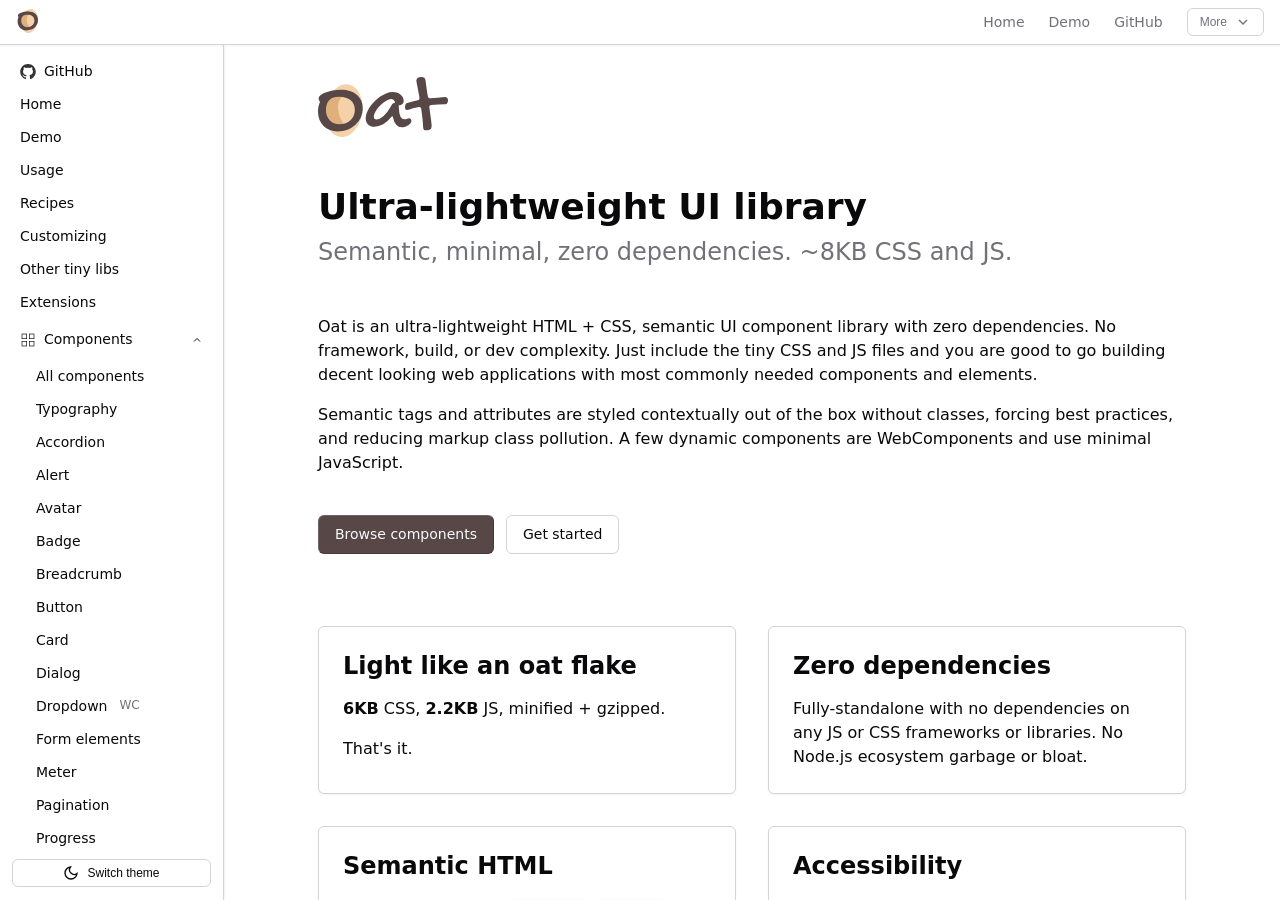
<file: index.html>
<!DOCTYPE html>
<html lang="en">

<head>
  <meta charset="UTF-8">
  <meta name="viewport" content="width=device-width, initial-scale=1.0">
  <title>Oat - Ultra-lightweight, semantic, zero-dependency HTML UI component library</title>

  <meta property="og:image" content="https://oat.ink/thumb.png">
  <link rel="stylesheet" href="/oat.min.css">
  <link rel="icon" href="/favicon.svg" type="image/svg+xml" />

  <script>
    // Prevent FOUC - apply theme before rendering.
    (function() {
      var t = localStorage.getItem('theme');
      if (t) {
        document.documentElement.style.colorScheme = t;
        document.documentElement.setAttribute('data-theme', t);
      }
    })();
  </script>
  <script src="/oat.min.js" defer></script>
  <script src="/main.js"></script>
  <link href="/style.css" rel="stylesheet" />
</head>

<body data-sidebar-layout class="home">
  <nav data-topnav>
    <div class="row">
      <div class="col-4 branding">
        <button data-sidebar-toggle aria-label="Toggle sidebar menu" class="small">
          <svg width="18" height="18" viewBox="0 0 24 24" fill="none" stroke="currentColor" stroke-width="2" stroke-linecap="round" role="img" aria-label="Menu icon">
            <line x1="4" y1="7" x2="20" y2="7" />
            <line x1="4" y1="12" x2="20" y2="12" />
            <line x1="4" y1="17" x2="16" y2="17" />
          </svg>
        </button>

        <a href="/" class="favicon"><img src="/favicon.svg" alt="Oat UI" /></a>
        <a href="/" class="logo"><img src="/logo.svg" alt="Oat UI" /></a>
      </div>

      <div class="col-8 justify-end hstack">
        <a href="/">Home</a>
        <a href="/demo">Demo</a>
        <a href="https://github.com/knadh/oat">GitHub</a>
        <ot-dropdown>
          <button popovertarget="nav-menu" class="outline small">
            More
            <svg width="16" height="16" viewBox="0 0 24 24" fill="none" stroke="currentColor" stroke-width="2" aria-hidden="true"><path d="m6 9 6 6 6-6" /></svg>
          </button>
          <menu popover id="nav-menu">
            <a href="/usage" role="menuitem">Usage</a>
            <a href="/customizing" role="menuitem">Customizing</a>
            <a href="/other-libs" role="menuitem">Other libs</a>
            <hr>
            <a href="/recipes" role="menuitem">Recipes</a>
            <a href="/extensions" role="menuitem">Extensions</a>
          </menu>
        </ot-dropdown>
      </div>
    </div>
  </nav>

  <aside data-sidebar class="main-sidebar">
    <nav>
      <ul>
        <li><a href="https://github.com/knadh/oat"><img src="/github.svg" alt="GitHub icon" /> GitHub</a></li>
        <li><a href="/">Home</a></li>
        <li><a href="/demo/">Demo</a></li>
        <li><a href="/usage/">Usage</a></li>
        <li><a href="/recipes/">Recipes</a></li>
        <li><a href="/customizing/">Customizing</a></li>
        <li><a href="/other-libs/">Other tiny libs</a></li>
        <li><a href="/extensions/">Extensions</a></li>
        <li>
          <details open>
            <summary>
              <svg width="16" height="16" viewBox="0 0 24 24" fill="none" stroke="currentColor" stroke-width="1" aria-hidden="true">
                <rect x="3" y="3" width="7" height="7" />
                <rect x="14" y="3" width="7" height="7" />
                <rect x="14" y="14" width="7" height="7" />
                <rect x="3" y="14" width="7" height="7" />
              </svg>
              Components
            </summary>
            <ul>
              <li><a href="/components">All components</a></li>
              
              
              <li><a href="/components/#typography">Typography
                </a></li>
              
              <li><a href="/components/#accordion">Accordion
                </a></li>
              
              <li><a href="/components/#alert">Alert
                </a></li>
              
              <li><a href="/components/#avatar">Avatar
                </a></li>
              
              <li><a href="/components/#badge">Badge
                </a></li>
              
              <li><a href="/components/#breadcrumb">Breadcrumb
                </a></li>
              
              <li><a href="/components/#button">Button
                </a></li>
              
              <li><a href="/components/#card">Card
                </a></li>
              
              <li><a href="/components/#dialog">Dialog
                </a></li>
              
              <li><a href="/components/#dropdown">Dropdown
                <sup title="WebComponent">WC</sup></a></li>
              
              <li><a href="/components/#form">Form elements
                </a></li>
              
              <li><a href="/components/#meter">Meter
                </a></li>
              
              <li><a href="/components/#pagination">Pagination
                </a></li>
              
              <li><a href="/components/#progress">Progress
                </a></li>
              
              <li><a href="/components/#spinner">Spinner
                </a></li>
              
              <li><a href="/components/#skeleton">Skeleton
                </a></li>
              
              <li><a href="/components/#sidebar">Sidebar
                </a></li>
              
              <li><a href="/components/#switch">Switch
                </a></li>
              
              <li><a href="/components/#table">Table
                </a></li>
              
              <li><a href="/components/#tabs">Tabs
                <sup title="WebComponent">WC</sup></a></li>
              
              <li><a href="/components/#tooltip">Tooltip
                </a></li>
              
              <li><a href="/components/#toast">Toast
                </a></li>
              
              <li><a href="/components/#grid">Grid
                </a></li>
              
              <li><a href="/components/#utilities">Utils and helpers
                </a></li>
              
            </ul>
          </details>
        </li>
      </ul>
    </nav>
    <footer>
      <button class="outline small" onclick="toggleTheme()">
        <svg width="16" height="16" viewBox="0 0 24 24" fill="none" stroke="currentColor" stroke-width="2" class="icon-light" role="img" aria-label="Light mode">
          <circle cx="12" cy="12" r="5"/>
          <line x1="12" y1="1" x2="12" y2="3"/><line x1="12" y1="21" x2="12" y2="23"/>
          <line x1="4.22" y1="4.22" x2="5.64" y2="5.64"/><line x1="18.36" y1="18.36" x2="19.78" y2="19.78"/>
          <line x1="1" y1="12" x2="3" y2="12"/><line x1="21" y1="12" x2="23" y2="12"/>
          <line x1="4.22" y1="19.78" x2="5.64" y2="18.36"/><line x1="18.36" y1="5.64" x2="19.78" y2="4.22"/>
        </svg>

        <svg width="16" height="16" viewBox="0 0 24 24" fill="none" stroke="currentColor" stroke-width="2" class="icon-dark" role="img" aria-label="Dark mode">
          <path d="M21 12.79A9 9 0 1 1 11.21 3 7 7 0 0 0 21 12.79z"/>
        </svg>

        Switch theme
      </button>
    </footer>
  </aside>

  <main>
    <div class="container">
      
<section class="intro">
  <p class="logo">
    <a href="/"><img src="/logo.svg" alt="Oat UI"></a>
  </p>

  <h1 class="title">Ultra-lightweight UI library</h1>
  <h3 class="slogan text-light">Semantic, minimal, zero dependencies. ~8KB CSS and JS.</h3>

  <p>
    Oat is an ultra-lightweight HTML + CSS, semantic UI component library with zero dependencies.
    No framework, build, or dev complexity. Just include the tiny CSS and JS files and you are good to go building
    decent looking web applications with most commonly needed components and elements.
  </p>
  <p>
    Semantic tags and attributes are styled contextually out of the box without classes, forcing best practices, and reducing
    markup class pollution. A few dynamic components are WebComponents and use minimal JavaScript.
  </p>
  <br />
  <div class="hstack">
    <a href="/components/" class="button">Browse components</a>
    <a href="/usage/" class="button outline">Get started</a>
  </div>
</section>

<section class="features">
  <article class="card">
    <header>
      <h3>Light like an oat flake</h3>
    </header>
    <p><strong>6KB</strong> CSS, <strong>2.2KB</strong> JS, minified + gzipped.</p>
    <p>That's it.</p>
  </article>

  <article class="card">
    <header>
      <h3>Zero dependencies</h3>
    </header>
    <p>Fully-standalone with no dependencies on any JS or CSS frameworks or libraries.
      No Node.js ecosystem garbage or bloat.
    </p>
  </article>

  <article class="card">
    <header>
      <h3>Semantic HTML</h3>
    </header>
    <p>Native elements like <code>&lt;button&gt;</code>, <code>&lt;input&gt;</code>, <code>&lt;dialog&gt;</code> and
      semantic attributes like <code>role="button"</code> are styled directly. No classes.</p>
  </article>

  <article class="card">
    <header>
      <h3>Accessibility</h3>
    </header>
    <p>Semantic HTML and ARIA roles are used (and forced in many places) throughout.
      Proper keyboard navigation support for all components and elements.</p>
  </article>

  <article class="card">
    <header>
      <h3>Easy customization</h3>
    </header>
    <p>Easily customize the overall theme by overriding a handful of CSS variables. Automatically picks up dark theme based on system preferences.</p>
  </article>
</section>

<br />

<section>
  <h2>Why?</h2>
  <p>
    This was made after the unending frustration with the over-engineered bloat, complexity, and dependency-hell of pretty much every Javascript UI library and framework out there. Done with the continuous PTSD of rug-pulls and lockins of the Node.js ecosystem trash.
    <sup><a href="https://nadh.in/blog/javascript-ecosystem-software-development-are-a-hot-mess/">[1]</a></sup>
    I've published this, in case other Node.js ecosystem trauma victims find it useful.
  </p>
  <p>
    My goal is a simple, minimal, vanilla, standards-based UI library that I can use in my own projects for the long term without having to worry about Javascript ecosystem trash. Long term because it's just simple vanilla CSS and JS.
    The look and feel are influenced by the shadcn aesthetic.
  </p>
</section>



      <footer class="footer text-light">&copy; <a href="https://nadh.in"><small class="text-light">Kailash Nadh</small></a></footer>
    </div>
  </main>
</body>
</html>
</file>
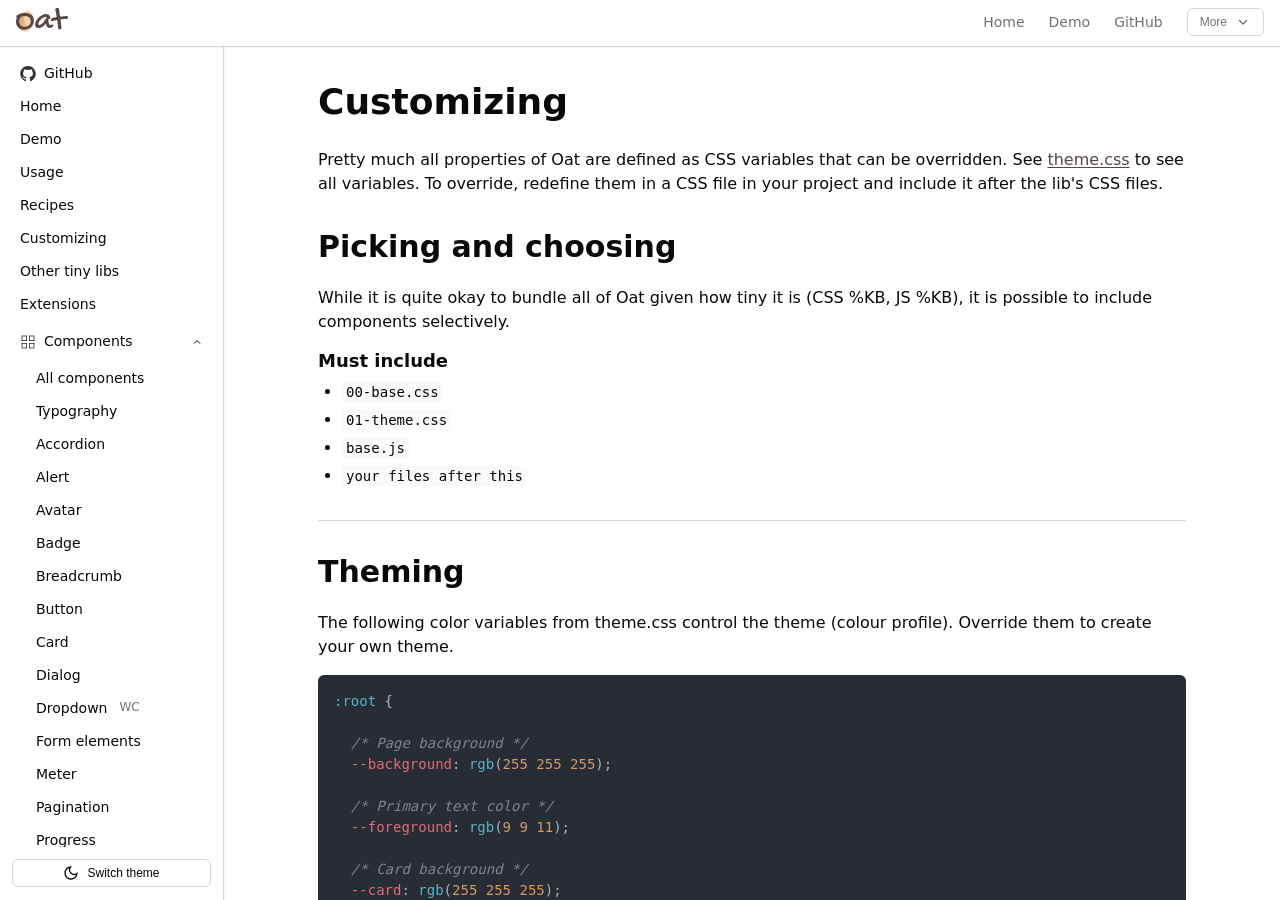
<file: customizing/index.html>
<!DOCTYPE html>
<html lang="en">

<head>
  <meta charset="UTF-8">
  <meta name="viewport" content="width=device-width, initial-scale=1.0">
  <title>Customizing - Oat UI</title>

  <meta property="og:image" content="https://oat.ink/thumb.png">
  <link rel="stylesheet" href="/oat.min.css">
  <link rel="icon" href="/favicon.svg" type="image/svg+xml" />

  <script>
    // Prevent FOUC - apply theme before rendering.
    (function() {
      var t = localStorage.getItem('theme');
      if (t) {
        document.documentElement.style.colorScheme = t;
        document.documentElement.setAttribute('data-theme', t);
      }
    })();
  </script>
  <script src="/oat.min.js" defer></script>
  <script src="/main.js"></script>
  <link href="/style.css" rel="stylesheet" />
</head>

<body data-sidebar-layout class="customizing">
  <nav data-topnav>
    <div class="row">
      <div class="col-4 branding">
        <button data-sidebar-toggle aria-label="Toggle sidebar menu" class="small">
          <svg width="18" height="18" viewBox="0 0 24 24" fill="none" stroke="currentColor" stroke-width="2" stroke-linecap="round" role="img" aria-label="Menu icon">
            <line x1="4" y1="7" x2="20" y2="7" />
            <line x1="4" y1="12" x2="20" y2="12" />
            <line x1="4" y1="17" x2="16" y2="17" />
          </svg>
        </button>

        <a href="/" class="favicon"><img src="/favicon.svg" alt="Oat UI" /></a>
        <a href="/" class="logo"><img src="/logo.svg" alt="Oat UI" /></a>
      </div>

      <div class="col-8 justify-end hstack">
        <a href="/">Home</a>
        <a href="/demo">Demo</a>
        <a href="https://github.com/knadh/oat">GitHub</a>
        <ot-dropdown>
          <button popovertarget="nav-menu" class="outline small">
            More
            <svg width="16" height="16" viewBox="0 0 24 24" fill="none" stroke="currentColor" stroke-width="2" aria-hidden="true"><path d="m6 9 6 6 6-6" /></svg>
          </button>
          <menu popover id="nav-menu">
            <a href="/usage" role="menuitem">Usage</a>
            <a href="/customizing" role="menuitem">Customizing</a>
            <a href="/other-libs" role="menuitem">Other libs</a>
            <hr>
            <a href="/recipes" role="menuitem">Recipes</a>
            <a href="/extensions" role="menuitem">Extensions</a>
          </menu>
        </ot-dropdown>
      </div>
    </div>
  </nav>

  <aside data-sidebar class="main-sidebar">
    <nav>
      <ul>
        <li><a href="https://github.com/knadh/oat"><img src="/github.svg" alt="GitHub icon" /> GitHub</a></li>
        <li><a href="/">Home</a></li>
        <li><a href="/demo/">Demo</a></li>
        <li><a href="/usage/">Usage</a></li>
        <li><a href="/recipes/">Recipes</a></li>
        <li><a href="/customizing/">Customizing</a></li>
        <li><a href="/other-libs/">Other tiny libs</a></li>
        <li><a href="/extensions/">Extensions</a></li>
        <li>
          <details open>
            <summary>
              <svg width="16" height="16" viewBox="0 0 24 24" fill="none" stroke="currentColor" stroke-width="1" aria-hidden="true">
                <rect x="3" y="3" width="7" height="7" />
                <rect x="14" y="3" width="7" height="7" />
                <rect x="14" y="14" width="7" height="7" />
                <rect x="3" y="14" width="7" height="7" />
              </svg>
              Components
            </summary>
            <ul>
              <li><a href="/components">All components</a></li>
              
              
              <li><a href="/components/#typography">Typography
                </a></li>
              
              <li><a href="/components/#accordion">Accordion
                </a></li>
              
              <li><a href="/components/#alert">Alert
                </a></li>
              
              <li><a href="/components/#avatar">Avatar
                </a></li>
              
              <li><a href="/components/#badge">Badge
                </a></li>
              
              <li><a href="/components/#breadcrumb">Breadcrumb
                </a></li>
              
              <li><a href="/components/#button">Button
                </a></li>
              
              <li><a href="/components/#card">Card
                </a></li>
              
              <li><a href="/components/#dialog">Dialog
                </a></li>
              
              <li><a href="/components/#dropdown">Dropdown
                <sup title="WebComponent">WC</sup></a></li>
              
              <li><a href="/components/#form">Form elements
                </a></li>
              
              <li><a href="/components/#meter">Meter
                </a></li>
              
              <li><a href="/components/#pagination">Pagination
                </a></li>
              
              <li><a href="/components/#progress">Progress
                </a></li>
              
              <li><a href="/components/#spinner">Spinner
                </a></li>
              
              <li><a href="/components/#skeleton">Skeleton
                </a></li>
              
              <li><a href="/components/#sidebar">Sidebar
                </a></li>
              
              <li><a href="/components/#switch">Switch
                </a></li>
              
              <li><a href="/components/#table">Table
                </a></li>
              
              <li><a href="/components/#tabs">Tabs
                <sup title="WebComponent">WC</sup></a></li>
              
              <li><a href="/components/#tooltip">Tooltip
                </a></li>
              
              <li><a href="/components/#toast">Toast
                </a></li>
              
              <li><a href="/components/#grid">Grid
                </a></li>
              
              <li><a href="/components/#utilities">Utils and helpers
                </a></li>
              
            </ul>
          </details>
        </li>
      </ul>
    </nav>
    <footer>
      <button class="outline small" onclick="toggleTheme()">
        <svg width="16" height="16" viewBox="0 0 24 24" fill="none" stroke="currentColor" stroke-width="2" class="icon-light" role="img" aria-label="Light mode">
          <circle cx="12" cy="12" r="5"/>
          <line x1="12" y1="1" x2="12" y2="3"/><line x1="12" y1="21" x2="12" y2="23"/>
          <line x1="4.22" y1="4.22" x2="5.64" y2="5.64"/><line x1="18.36" y1="18.36" x2="19.78" y2="19.78"/>
          <line x1="1" y1="12" x2="3" y2="12"/><line x1="21" y1="12" x2="23" y2="12"/>
          <line x1="4.22" y1="19.78" x2="5.64" y2="18.36"/><line x1="18.36" y1="5.64" x2="19.78" y2="4.22"/>
        </svg>

        <svg width="16" height="16" viewBox="0 0 24 24" fill="none" stroke="currentColor" stroke-width="2" class="icon-dark" role="img" aria-label="Dark mode">
          <path d="M21 12.79A9 9 0 1 1 11.21 3 7 7 0 0 0 21 12.79z"/>
        </svg>

        Switch theme
      </button>
    </footer>
  </aside>

  <main>
    <div class="container">
      
<h1>Customizing</h1>
<p>Pretty much all properties of Oat are defined as CSS variables that can be overridden. See <a rel="external" href="https://github.com/knadh/oat/blob/master/src/css/01-theme.css">theme.css</a> to see all variables. To override, redefine them in a CSS file in your project and include it after the lib's CSS files.</p>
<h2 id="picking-and-choosing">Picking and choosing</h2>
<p>While it is quite okay to bundle all of Oat given how tiny it is (CSS %KB, JS %KB), it is possible to include components selectively.</p>
<h5 id="must-include">Must include</h5>
<ul>
<li><code>00-base.css</code></li>
<li><code>01-theme.css</code></li>
<li><code>base.js</code></li>
<li><code>your files after this</code></li>
</ul>
<hr />
<h2 id="theming">Theming</h2>
<p>The following color variables from theme.css control the theme (colour profile). Override them to create your own theme.</p>
<pre class="giallo" style="color: #ABB2BF; background-color: #282C34;"><code data-lang="css"><span class="giallo-l"><span style="color: #56B6C2;">:root</span><span> {</span></span>
<span class="giallo-l"></span>
<span class="giallo-l"><span style="color: #7F848E;font-style: italic;">  /* Page background */</span></span>
<span class="giallo-l"><span style="color: #E06C75;">  --background</span><span>:</span><span style="color: #56B6C2;"> rgb</span><span>(</span><span style="color: #D19A66;">255 255 255</span><span>);</span></span>
<span class="giallo-l"></span>
<span class="giallo-l"><span style="color: #7F848E;font-style: italic;">  /* Primary text color */</span></span>
<span class="giallo-l"><span style="color: #E06C75;">  --foreground</span><span>:</span><span style="color: #56B6C2;"> rgb</span><span>(</span><span style="color: #D19A66;">9 9 11</span><span>);</span></span>
<span class="giallo-l"></span>
<span class="giallo-l"><span style="color: #7F848E;font-style: italic;">  /* Card background */</span></span>
<span class="giallo-l"><span style="color: #E06C75;">  --card</span><span>:</span><span style="color: #56B6C2;"> rgb</span><span>(</span><span style="color: #D19A66;">255 255 255</span><span>);</span></span>
<span class="giallo-l"></span>
<span class="giallo-l"><span style="color: #7F848E;font-style: italic;">  /* Card text color */</span></span>
<span class="giallo-l"><span style="color: #E06C75;">  --card-foreground</span><span>:</span><span style="color: #56B6C2;"> rgb</span><span>(</span><span style="color: #D19A66;">9 9 11</span><span>);</span></span>
<span class="giallo-l"></span>
<span class="giallo-l"><span style="color: #7F848E;font-style: italic;">  /* Primary buttons and links */</span></span>
<span class="giallo-l"><span style="color: #E06C75;">  --primary</span><span>:</span><span style="color: #56B6C2;"> rgb</span><span>(</span><span style="color: #D19A66;">24 24 27</span><span>);</span></span>
<span class="giallo-l"></span>
<span class="giallo-l"><span style="color: #7F848E;font-style: italic;">  /* Text color on primary buttons */</span></span>
<span class="giallo-l"><span style="color: #E06C75;">  --primary-foreground</span><span>:</span><span style="color: #56B6C2;"> rgb</span><span>(</span><span style="color: #D19A66;">250 250 250</span><span>);</span></span>
<span class="giallo-l"></span>
<span class="giallo-l"><span style="color: #7F848E;font-style: italic;">  /* Secondary button background */</span></span>
<span class="giallo-l"><span style="color: #E06C75;">  --secondary</span><span>:</span><span style="color: #56B6C2;"> rgb</span><span>(</span><span style="color: #D19A66;">244 244 245</span><span>);</span></span>
<span class="giallo-l"></span>
<span class="giallo-l"><span style="color: #7F848E;font-style: italic;">  /* Text colour on secondary buttons */</span></span>
<span class="giallo-l"><span style="color: #E06C75;">  --secondary-foreground</span><span>:</span><span style="color: #56B6C2;"> rgb</span><span>(</span><span style="color: #D19A66;">24 24 27</span><span>);</span></span>
<span class="giallo-l"></span>
<span class="giallo-l"><span style="color: #7F848E;font-style: italic;">  /* Muted (lighter) background */</span></span>
<span class="giallo-l"><span style="color: #E06C75;">  --muted</span><span>:</span><span style="color: #56B6C2;"> rgb</span><span>(</span><span style="color: #D19A66;">244 244 245</span><span>);</span></span>
<span class="giallo-l"></span>
<span class="giallo-l"><span style="color: #7F848E;font-style: italic;">  /* Muted (lighter) text colour */</span></span>
<span class="giallo-l"><span style="color: #E06C75;">  --muted-foreground</span><span>:</span><span style="color: #56B6C2;"> rgb</span><span>(</span><span style="color: #D19A66;">113 113 122</span><span>);</span></span>
<span class="giallo-l"></span>
<span class="giallo-l"><span style="color: #7F848E;font-style: italic;">  /* Subtler than muted background */</span></span>
<span class="giallo-l"><span style="color: #E06C75;">  --faint</span><span>:</span><span style="color: #56B6C2;"> rgb</span><span>(</span><span style="color: #D19A66;">250 250 250</span><span>);</span></span>
<span class="giallo-l"></span>
<span class="giallo-l"><span style="color: #7F848E;font-style: italic;">  /* Subtler than muted text color */</span></span>
<span class="giallo-l"><span style="color: #E06C75;">  --faint-foreground</span><span>:</span><span style="color: #56B6C2;"> rgb</span><span>(</span><span style="color: #D19A66;">161 161 170</span><span>);</span></span>
<span class="giallo-l"></span>
<span class="giallo-l"><span style="color: #7F848E;font-style: italic;">  /* Accent background */</span></span>
<span class="giallo-l"><span style="color: #E06C75;">  --accent</span><span>:</span><span style="color: #56B6C2;"> rgb</span><span>(</span><span style="color: #D19A66;">244 244 245</span><span>);</span></span>
<span class="giallo-l"></span>
<span class="giallo-l"><span style="color: #7F848E;font-style: italic;">  /* Accent text color */</span></span>
<span class="giallo-l"><span style="color: #E06C75;">  --accent-foreground</span><span>:</span><span style="color: #56B6C2;"> rgb</span><span>(</span><span style="color: #D19A66;">24 24 27</span><span>);</span></span>
<span class="giallo-l"></span>
<span class="giallo-l"><span style="color: #7F848E;font-style: italic;">  /* Error/danger color */</span></span>
<span class="giallo-l"><span style="color: #E06C75;">  --danger</span><span>:</span><span style="color: #56B6C2;"> rgb</span><span>(</span><span style="color: #D19A66;">223 81 76</span><span>);</span></span>
<span class="giallo-l"></span>
<span class="giallo-l"><span style="color: #7F848E;font-style: italic;">  /* Text color on danger background */</span></span>
<span class="giallo-l"><span style="color: #E06C75;">  --danger-foreground</span><span>:</span><span style="color: #56B6C2;"> rgb</span><span>(</span><span style="color: #D19A66;">250 250 250</span><span>);</span></span>
<span class="giallo-l"></span>
<span class="giallo-l"><span style="color: #7F848E;font-style: italic;">  /* Success color */</span></span>
<span class="giallo-l"><span style="color: #E06C75;">  --success</span><span>:</span><span style="color: #56B6C2;"> rgb</span><span>(</span><span style="color: #D19A66;">76 175 80</span><span>);</span></span>
<span class="giallo-l"></span>
<span class="giallo-l"><span style="color: #7F848E;font-style: italic;">  /* Text colour on success background */</span></span>
<span class="giallo-l"><span style="color: #E06C75;">  --success-foreground</span><span>:</span><span style="color: #56B6C2;"> rgb</span><span>(</span><span style="color: #D19A66;">250 250 250</span><span>);</span></span>
<span class="giallo-l"></span>
<span class="giallo-l"><span style="color: #7F848E;font-style: italic;">  /* Warning color */</span></span>
<span class="giallo-l"><span style="color: #E06C75;">  --warning</span><span>:</span><span style="color: #56B6C2;"> rgb</span><span>(</span><span style="color: #D19A66;">255 140 0</span><span>);</span></span>
<span class="giallo-l"></span>
<span class="giallo-l"><span style="color: #7F848E;font-style: italic;">  /* Text colour on warning background */</span></span>
<span class="giallo-l"><span style="color: #E06C75;">  --warning-foreground</span><span>:</span><span style="color: #56B6C2;"> rgb</span><span>(</span><span style="color: #D19A66;">9 9 11</span><span>);</span></span>
<span class="giallo-l"></span>
<span class="giallo-l"><span style="color: #7F848E;font-style: italic;">  /* Border color (boxes) */</span></span>
<span class="giallo-l"><span style="color: #E06C75;">  --border</span><span>:</span><span style="color: #56B6C2;"> rgb</span><span>(</span><span style="color: #D19A66;">212 212 216</span><span>);</span></span>
<span class="giallo-l"></span>
<span class="giallo-l"><span style="color: #7F848E;font-style: italic;">  /* Input borders */</span></span>
<span class="giallo-l"><span style="color: #E06C75;">  --input</span><span>:</span><span style="color: #56B6C2;"> rgb</span><span>(</span><span style="color: #D19A66;">212 212 216</span><span>);</span></span>
<span class="giallo-l"></span>
<span class="giallo-l"><span style="color: #7F848E;font-style: italic;">  /* Focus ring color */</span></span>
<span class="giallo-l"><span style="color: #E06C75;">  --ring</span><span>:</span><span style="color: #56B6C2;"> rgb</span><span>(</span><span style="color: #D19A66;">24 24 27</span><span>);</span></span>
<span class="giallo-l"><span>}</span></span></code></pre>
<p>After these, include CSS and JS files the respective components.</p>
<h2 id="example-themes">Example themes</h2>
<h3 id="default-oat-brown">Default Oat brown</h3>
<pre class="giallo" style="color: #ABB2BF; background-color: #282C34;"><code data-lang="css"><span class="giallo-l"><span style="color: #C678DD;">--background: </span><span style="color: #FFFFFF;">#fff;</span></span>
<span class="giallo-l"><span style="color: #C678DD;">--foreground: </span><span style="color: #FFFFFF;">#09090b</span><span style="color: #C678DD;">;</span></span>
<span class="giallo-l"><span style="color: #C678DD;">--card: </span><span style="color: #FFFFFF;">#fff;</span></span>
<span class="giallo-l"><span style="color: #C678DD;">--card-foreground: </span><span style="color: #FFFFFF;">#09090b</span><span style="color: #C678DD;">;</span></span>
<span class="giallo-l"><span style="color: #C678DD;">--primary: </span><span style="color: #FFFFFF;">#574747</span><span style="color: #C678DD;">;</span></span>
<span class="giallo-l"><span style="color: #C678DD;">--primary-foreground: </span><span style="color: #FFFFFF;">#fafafa;</span></span>
<span class="giallo-l"><span style="color: #C678DD;">--secondary: </span><span style="color: #FFFFFF;">#f4f4f5;</span></span>
<span class="giallo-l"><span style="color: #C678DD;">--secondary-foreground: </span><span style="color: #FFFFFF;">#574747</span><span style="color: #C678DD;">;</span></span>
<span class="giallo-l"><span style="color: #C678DD;">--muted: </span><span style="color: #FFFFFF;">#f4f4f5;</span></span>
<span class="giallo-l"><span style="color: #C678DD;">--muted-foreground: </span><span style="color: #FFFFFF;">#71717a</span><span style="color: #C678DD;">;</span></span>
<span class="giallo-l"><span style="color: #C678DD;">--faint: </span><span style="color: #FFFFFF;">#fafafa;</span></span>
<span class="giallo-l"><span style="color: #C678DD;">--accent: </span><span style="color: #FFFFFF;">#f4f4f5;</span></span>
<span class="giallo-l"><span style="color: #C678DD;">--danger: </span><span style="color: #FFFFFF;">#df514c;</span></span>
<span class="giallo-l"><span style="color: #C678DD;">--danger-foreground: </span><span style="color: #FFFFFF;">#fafafa;</span></span>
<span class="giallo-l"><span style="color: #C678DD;">--success: </span><span style="color: #FFFFFF;">#4caf50</span><span style="color: #C678DD;">;</span></span>
<span class="giallo-l"><span style="color: #C678DD;">--success-foreground: </span><span style="color: #FFFFFF;">#fafafa;</span></span>
<span class="giallo-l"><span style="color: #C678DD;">--warning: </span><span style="color: #FFFFFF;">#ff8c00;</span></span>
<span class="giallo-l"><span style="color: #C678DD;">--warning-foreground: </span><span style="color: #FFFFFF;">#09090b</span><span style="color: #C678DD;">;</span></span>
<span class="giallo-l"><span style="color: #C678DD;">--border: </span><span style="color: #FFFFFF;">#d4d4d8;</span></span>
<span class="giallo-l"><span style="color: #C678DD;">--input: </span><span style="color: #FFFFFF;">#d4d4d8;</span></span>
<span class="giallo-l"><span style="color: #C678DD;">--ring: </span><span style="color: #FFFFFF;">#574747</span><span style="color: #C678DD;">;</span></span></code></pre>
<hr />
<h2 id="dark-mode">Dark mode</h2>
<p>Adding <code>data-theme="dark"</code> to <code>&lt;body&gt;</code> applies the dark theme. Customize the dark theme by redefining the aforementioned theme variables and scoping them inside <code>[data-theme="dark"] { ... }</code></p>



      <footer class="footer text-light">&copy; <a href="https://nadh.in"><small class="text-light">Kailash Nadh</small></a></footer>
    </div>
  </main>
</body>
</html>
</file>
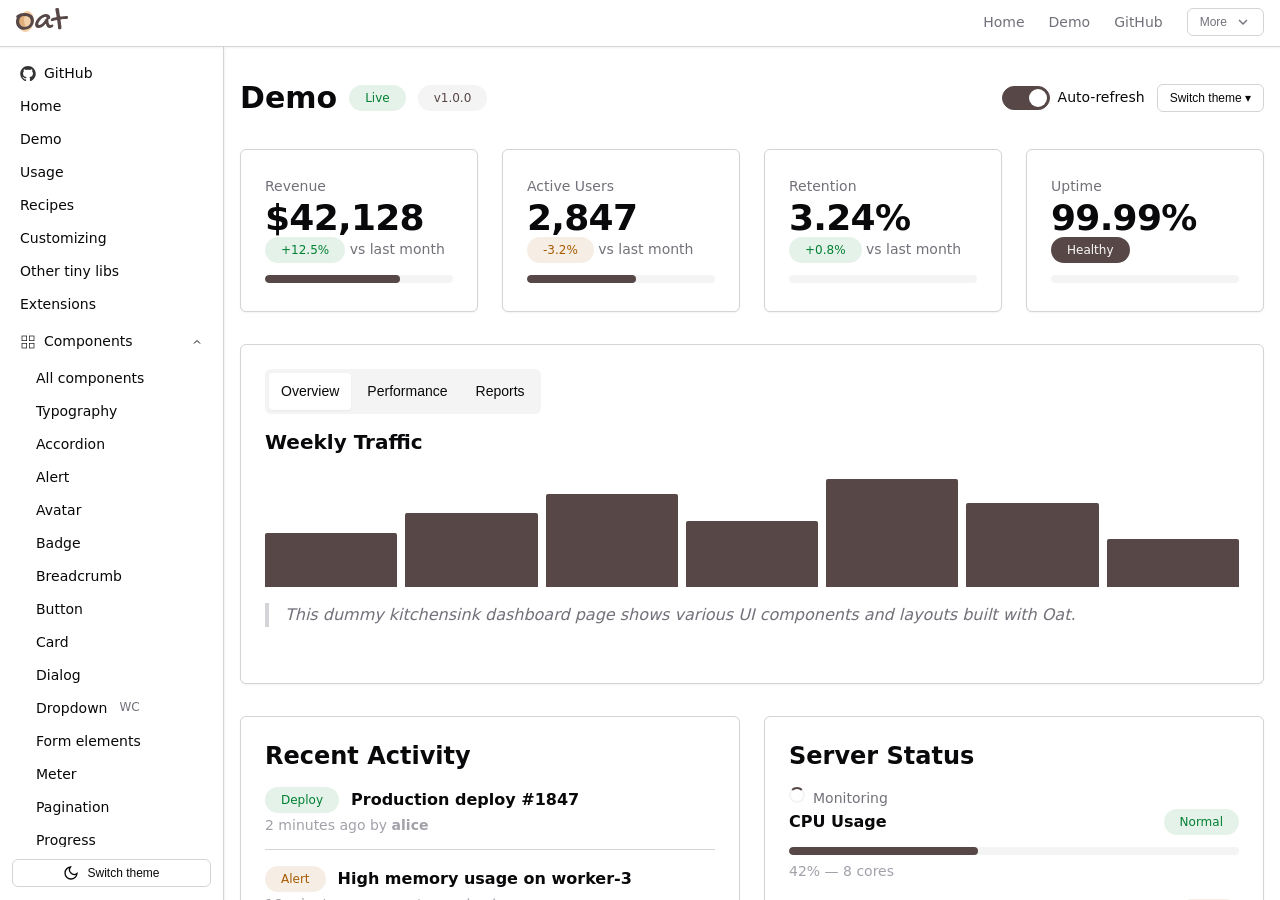
<file: demo/index.html>
<!DOCTYPE html>
<html lang="en">

<head>
  <meta charset="UTF-8">
  <meta name="viewport" content="width=device-width, initial-scale=1.0">
  <title>Oat kitchensink dashboard demo — Oat UI</title>

  <meta property="og:image" content="https://oat.ink/thumb.png">
  <link rel="stylesheet" href="/oat.min.css">
  <link rel="icon" href="/favicon.svg" type="image/svg+xml" />

  <script>
    // Prevent FOUC - apply theme before rendering.
    (function() {
      var t = localStorage.getItem('theme');
      if (t) {
        document.documentElement.style.colorScheme = t;
        document.documentElement.setAttribute('data-theme', t);
      }
    })();
  </script>
  <script src="/oat.min.js" defer></script>
  <script src="/main.js"></script>
  <link href="/style.css" rel="stylesheet" />
</head>

<body data-sidebar-layout class="demo">
  <nav data-topnav>
    <div class="row">
      <div class="col-4 branding">
        <button data-sidebar-toggle aria-label="Toggle sidebar menu" class="small">
          <svg width="18" height="18" viewBox="0 0 24 24" fill="none" stroke="currentColor" stroke-width="2" stroke-linecap="round" role="img" aria-label="Menu icon">
            <line x1="4" y1="7" x2="20" y2="7" />
            <line x1="4" y1="12" x2="20" y2="12" />
            <line x1="4" y1="17" x2="16" y2="17" />
          </svg>
        </button>

        <a href="/" class="favicon"><img src="/favicon.svg" alt="Oat UI" /></a>
        <a href="/" class="logo"><img src="/logo.svg" alt="Oat UI" /></a>
      </div>

      <div class="col-8 justify-end hstack">
        <a href="/">Home</a>
        <a href="/demo">Demo</a>
        <a href="https://github.com/knadh/oat">GitHub</a>
        <ot-dropdown>
          <button popovertarget="nav-menu" class="outline small">
            More
            <svg width="16" height="16" viewBox="0 0 24 24" fill="none" stroke="currentColor" stroke-width="2" aria-hidden="true"><path d="m6 9 6 6 6-6" /></svg>
          </button>
          <menu popover id="nav-menu">
            <a href="/usage" role="menuitem">Usage</a>
            <a href="/customizing" role="menuitem">Customizing</a>
            <a href="/other-libs" role="menuitem">Other libs</a>
            <hr>
            <a href="/recipes" role="menuitem">Recipes</a>
            <a href="/extensions" role="menuitem">Extensions</a>
          </menu>
        </ot-dropdown>
      </div>
    </div>
  </nav>

  <aside data-sidebar class="main-sidebar">
    <nav>
      <ul>
        <li><a href="https://github.com/knadh/oat"><img src="/github.svg" alt="GitHub icon" /> GitHub</a></li>
        <li><a href="/">Home</a></li>
        <li><a href="/demo/">Demo</a></li>
        <li><a href="/usage/">Usage</a></li>
        <li><a href="/recipes/">Recipes</a></li>
        <li><a href="/customizing/">Customizing</a></li>
        <li><a href="/other-libs/">Other tiny libs</a></li>
        <li><a href="/extensions/">Extensions</a></li>
        <li>
          <details open>
            <summary>
              <svg width="16" height="16" viewBox="0 0 24 24" fill="none" stroke="currentColor" stroke-width="1" aria-hidden="true">
                <rect x="3" y="3" width="7" height="7" />
                <rect x="14" y="3" width="7" height="7" />
                <rect x="14" y="14" width="7" height="7" />
                <rect x="3" y="14" width="7" height="7" />
              </svg>
              Components
            </summary>
            <ul>
              <li><a href="/components">All components</a></li>
              
              
              <li><a href="/components/#typography">Typography
                </a></li>
              
              <li><a href="/components/#accordion">Accordion
                </a></li>
              
              <li><a href="/components/#alert">Alert
                </a></li>
              
              <li><a href="/components/#avatar">Avatar
                </a></li>
              
              <li><a href="/components/#badge">Badge
                </a></li>
              
              <li><a href="/components/#breadcrumb">Breadcrumb
                </a></li>
              
              <li><a href="/components/#button">Button
                </a></li>
              
              <li><a href="/components/#card">Card
                </a></li>
              
              <li><a href="/components/#dialog">Dialog
                </a></li>
              
              <li><a href="/components/#dropdown">Dropdown
                <sup title="WebComponent">WC</sup></a></li>
              
              <li><a href="/components/#form">Form elements
                </a></li>
              
              <li><a href="/components/#meter">Meter
                </a></li>
              
              <li><a href="/components/#pagination">Pagination
                </a></li>
              
              <li><a href="/components/#progress">Progress
                </a></li>
              
              <li><a href="/components/#spinner">Spinner
                </a></li>
              
              <li><a href="/components/#skeleton">Skeleton
                </a></li>
              
              <li><a href="/components/#sidebar">Sidebar
                </a></li>
              
              <li><a href="/components/#switch">Switch
                </a></li>
              
              <li><a href="/components/#table">Table
                </a></li>
              
              <li><a href="/components/#tabs">Tabs
                <sup title="WebComponent">WC</sup></a></li>
              
              <li><a href="/components/#tooltip">Tooltip
                </a></li>
              
              <li><a href="/components/#toast">Toast
                </a></li>
              
              <li><a href="/components/#grid">Grid
                </a></li>
              
              <li><a href="/components/#utilities">Utils and helpers
                </a></li>
              
            </ul>
          </details>
        </li>
      </ul>
    </nav>
    <footer>
      <button class="outline small" onclick="toggleTheme()">
        <svg width="16" height="16" viewBox="0 0 24 24" fill="none" stroke="currentColor" stroke-width="2" class="icon-light" role="img" aria-label="Light mode">
          <circle cx="12" cy="12" r="5"/>
          <line x1="12" y1="1" x2="12" y2="3"/><line x1="12" y1="21" x2="12" y2="23"/>
          <line x1="4.22" y1="4.22" x2="5.64" y2="5.64"/><line x1="18.36" y1="18.36" x2="19.78" y2="19.78"/>
          <line x1="1" y1="12" x2="3" y2="12"/><line x1="21" y1="12" x2="23" y2="12"/>
          <line x1="4.22" y1="19.78" x2="5.64" y2="18.36"/><line x1="18.36" y1="5.64" x2="19.78" y2="4.22"/>
        </svg>

        <svg width="16" height="16" viewBox="0 0 24 24" fill="none" stroke="currentColor" stroke-width="2" class="icon-dark" role="img" aria-label="Dark mode">
          <path d="M21 12.79A9 9 0 1 1 11.21 3 7 7 0 0 0 21 12.79z"/>
        </svg>

        Switch theme
      </button>
    </footer>
  </aside>

  <main>
    <div class="container">
      
<link href="/demo.css" rel="stylesheet" />

<section class="section">
  <div class="hstack justify-between mb-6">
    <div class="hstack">
      <h2 style="margin: 0;">Demo</h2>
      <span class="badge" data-variant="success">Live</span>
      <span class="badge" data-variant="secondary">v1.0.0</span>
    </div>
    <div class="hstack">
      <label class="hstack gap-2" style="margin: 0;">
        <input type="checkbox" role="switch" checked> Auto-refresh
      </label>

      <ot-dropdown>
        <button popovertarget="theme-menu" class="outline small">
          Switch theme ▾
        </button>
        <menu popover id="theme-menu">
          <button role="menuitem" onclick="setDemoTheme('default')">Default</button>
          <button role="menuitem" onclick="setDemoTheme('slate')">Slate</button>
          <button role="menuitem" onclick="setDemoTheme('stone')">Stone</button>
          <button role="menuitem" onclick="setDemoTheme('rose')">Rose</button>
          <button role="menuitem" onclick="setDemoTheme('blue')">Blue</button>
          <button role="menuitem" onclick="setDemoTheme('green')">Green</button>
          <button role="menuitem" onclick="setDemoTheme('orange')">Orange</button>
        </menu>
      </ot-dropdown>
      </button>
    </div>
  </div>
</section>

<section class="section">
  <div class="row">
    <div class="col-3">
      <article class="card">
        <header>
          <small class="text-light">Revenue</small>
          <div class="stat-value">$42,128</div>
          <small class="text-light"><span class="badge" data-variant="success">+12.5%</span> vs last month</small>
        </header>
        <footer>
          <progress value="72" max="100"></progress>
        </footer>
      </article>
    </div>
    <div class="col-3">
      <article class="card">
        <header>
          <small class="text-light">Active Users</small>
          <div class="stat-value">2,847</div>
          <small class="text-light"><span class="badge" data-variant="warning">-3.2%</span> vs last month</small>
        </header>
        <footer>
          <progress value="58" max="100"></progress>
        </footer>
      </article>
    </div>
    <div class="col-3">
      <article class="card">
        <header>
          <small class="text-light">Retention</small>
          <div class="stat-value">3.24%</div>
          <small class="text-light"><span class="badge" data-variant="success">+0.8%</span> vs last month</small>
        </header>
        <footer>
          <meter value="0.65" min="0" max="1" low="0.3" high="0.7" optimum="1"></meter>
        </footer>
      </article>
    </div>
    <div class="col-3">
      <article class="card">
        <header>
          <small class="text-light">Uptime</small>
          <div class="stat-value">99.99%</div>
          <small class="text-light"><span class="badge">Healthy</span></small>
        </header>
        <footer>
          <meter value="0.9998" min="0" max="1" low="0.95" high="0.99" optimum="1"></meter>
        </footer>
      </article>
    </div>
  </div>
</section>

<section class="section">
  <article class="card">
    <ot-tabs>
      <div role="tablist">
        <button role="tab">Overview</button>
        <button role="tab">Performance</button>
        <button role="tab">Reports</button>
      </div>

      <!-- Overview tab -->
      <div role="tabpanel">
        <h4>Weekly Traffic</h4>
        <div class="faux-bar-chart">
          <div class="faux-bar" style="height: 45%;" data-tooltip="Mon: 1,204"></div>
          <div class="faux-bar" style="height: 62%;" data-tooltip="Tue: 1,659"></div>
          <div class="faux-bar" style="height: 78%;" data-tooltip="Wed: 2,087"></div>
          <div class="faux-bar" style="height: 55%;" data-tooltip="Thu: 1,472"></div>
          <div class="faux-bar" style="height: 90%;" data-tooltip="Fri: 2,411"></div>
          <div class="faux-bar" style="height: 70%;" data-tooltip="Sat: 1,874"></div>
          <div class="faux-bar" style="height: 40%;" data-tooltip="Sun: 1,071"></div>
        </div>
        <blockquote>This dummy kitchensink dashboard page shows various UI components and layouts built with Oat.</blockquote>
      </div>

      <!-- Performance tab -->
      <div role="tabpanel">
        <article class="card" aria-busy="true" data-spinner="large overlay">
          <header><h4>Performance Metrics</h4></header>
          <p>Fetching latest benchmark data…</p>
          <div class="row mt-4">
            <div class="col-6">
              <strong>Avg Response</strong>
              <p>142 ms</p>
              <progress value="14" max="100"></progress>
            </div>
            <div class="col-6">
              <strong>Error Rate</strong>
              <p>0.03%</p>
              <progress value="3" max="100"></progress>
            </div>
          </div>
        </article>
      </div>

      <!-- Reports tab -->
      <div role="tabpanel">
        <h4>Monthly Summary</h4>
        <div class="table">
          <table>
            <thead>
              <tr><th>Metric</th><th>Value</th><th>Change</th></tr>
            </thead>
            <tbody>
              <tr><td>Page views</td><td>1,234,567</td><td><span class="badge" data-variant="success">+8%</span></td></tr>
              <tr><td>Bounce rate</td><td>42.3%</td><td><span class="badge" data-variant="danger">+2.1%</span></td></tr>
              <tr><td>Avg session</td><td>4m 12s</td><td><span class="badge" data-variant="success">+15s</span></td></tr>
            </tbody>
          </table>
        </div>
      </div>
    </ot-tabs>
  </article>
</section>

<section class="section">
  <div class="row">
    <!-- Left: Activity Feed -->
    <div class="col-6">
      <article class="card">
        <header><h3>Recent Activity</h3></header>

        <div class="vstack gap-4">
          <div class="activity-item">
            <div class="hstack">
              <span class="badge" data-variant="success">Deploy</span>
              <strong>Production deploy #1847</strong>
            </div>
            <small class="text-lighter">2 minutes ago by <strong>alice</strong></small>
          </div>

          <div class="activity-item">
            <div class="hstack">
              <span class="badge" data-variant="warning">Alert</span>
              <strong>High memory usage on worker-3</strong>
            </div>
            <small class="text-lighter">18 minutes ago — <em>auto-resolved</em></small>
          </div>

          <div class="activity-item">
            <div class="hstack">
              <span class="badge">Merge</span>
              <strong>PR #392: Update auth middleware</strong>
            </div>
            <small class="text-lighter">1 hour ago by <strong>bob</strong></small>
          </div>

          <div class="activity-item">
            <div class="hstack">
              <span class="badge" data-variant="danger">Incident</span>
              <strong>API latency spike (resolved)</strong>
            </div>
            <small class="text-lighter">3 hours ago — duration: 4m 22s</small>
          </div>

          <div class="activity-item">
            <div class="hstack">
              <span class="badge" data-variant="secondary">Config</span>
              <strong>Updated rate limits</strong>
            </div>
            <small class="text-lighter">5 hours ago by <strong>carol</strong></small>
          </div>
        </div>
      </article>
    </div>

    <!-- Right: Server Status -->
    <div class="col-6">
      <article class="card">
        <header>
          <h3>Server Status</h3>
          <small class="text-light hstack gap-2">
            <span aria-busy="true" data-spinner="small"></span> Monitoring
          </small>
        </header>

        <div class="vstack gap-4">
          <div>
            <div class="hstack justify-between">
              <strong>CPU Usage</strong>
              <span class="badge" data-variant="success">Normal</span>
            </div>
            <progress value="42" max="100"></progress>
            <small class="text-lighter">42% — 8 cores</small>
          </div>

          <div>
            <div class="hstack justify-between">
              <strong>Memory</strong>
              <span class="badge" data-variant="warning">High</span>
            </div>
            <progress value="78" max="100"></progress>
            <small class="text-lighter">12.5 / 16 GB used</small>
          </div>

          <div>
            <div class="hstack justify-between">
              <strong>Disk I/O</strong>
              <span class="badge" data-variant="success">Normal</span>
            </div>
            <meter value="0.35" min="0" max="1" low="0.3" high="0.7" optimum="0"></meter>
            <small class="text-lighter">Read: 145 MB/s — Write: 82 MB/s</small>
          </div>

          <div>
            <div class="row">
              <div class="col-6">
                <strong>Network In</strong>
                <p style="margin:0;">1.2 Gbps</p>
                <progress value="60" max="100"></progress>
              </div>
              <div class="col-6">
                <strong>Network Out</strong>
                <p style="margin:0;">840 Mbps</p>
                <progress value="42" max="100"></progress>
              </div>
            </div>
          </div>
        </div>
      </article>
    </div>
  </div>
</section>

<section class="section">
  <article class="card">
    <header>
      <h3>Recent Orders</h3>
    </header>

    <div class="hstack justify-between mb-4">
      <fieldset class="group" style="margin: 0; max-width: 300px;">
        <input type="search" placeholder="Search orders…" aria-label="Search orders">
        <button class="outline">Search</button>
      </fieldset>

      <menu class="buttons">
        <li><button class="ghost small">All</button></li>
        <li><button class="outline small">Pending</button></li>
        <li><button class="outline small">Shipped</button></li>
      </menu>
    </div>

    <div class="table">
      <table>
        <thead>
          <tr>
            <th><label><input type="checkbox" aria-label="Select all"></label></th>
            <th>Order</th>
            <th>Customer</th>
            <th>Amount</th>
            <th>Status</th>
            <th>Actions</th>
          </tr>
        </thead>
        <tbody>
          <tr>
            <td><label><input type="checkbox" aria-label="Select order"></label></td>
            <td><code>#ORD-7291</code></td>
            <td>Alice Johnson</td>
            <td>$249.00</td>
            <td><span class="badge" data-variant="success">Delivered</span></td>
            <td>
              <menu class="buttons">
                <li><button class="ghost small">View</button></li>
                <li><button class="ghost small">Edit</button></li>
              </menu>
            </td>
          </tr>
          <tr>
            <td><label><input type="checkbox" aria-label="Select order"></label></td>
            <td><code>#ORD-7292</code></td>
            <td>Bob Chen</td>
            <td>$1,450.00</td>
            <td><span class="badge" data-variant="warning">Pending</span></td>
            <td>
              <menu class="buttons">
                <li><button class="ghost small">View</button></li>
                <li><button class="ghost small">Edit</button></li>
              </menu>
            </td>
          </tr>
          <tr>
            <td><label><input type="checkbox" aria-label="Select order"></label></td>
            <td><code>#ORD-7293</code></td>
            <td>Carol Davis</td>
            <td>$89.50</td>
            <td><span class="badge">Processing</span></td>
            <td>
              <menu class="buttons">
                <li><button class="ghost small">View</button></li>
                <li><button class="ghost small">Edit</button></li>
              </menu>
            </td>
          </tr>
          <tr>
            <td><label><input type="checkbox" aria-label="Select order"></label></td>
            <td><code>#ORD-7294</code></td>
            <td>David Park</td>
            <td>$672.00</td>
            <td><span class="badge outline">Shipped</span></td>
            <td>
              <menu class="buttons">
                <li><button class="ghost small">View</button></li>
                <li><button class="ghost small">Edit</button></li>
              </menu>
            </td>
          </tr>
          <tr>
            <td><label><input type="checkbox" aria-label="Select order"></label></td>
            <td><code>#ORD-7295</code></td>
            <td>Emma Wilson</td>
            <td>$34.99</td>
            <td><span class="badge" data-variant="danger">Cancelled</span></td>
            <td>
              <menu class="buttons">
                <li><button class="ghost small">View</button></li>
                <li><button class="ghost small" commandfor="delete-dialog" command="show-modal" data-variant="danger">Delete</button></li>
              </menu>
            </td>
          </tr>
        </tbody>
      </table>
    </div>

    <div class="hstack mt-4" style="justify-content: flex-end;">
      <small class="text-light">Showing 1–5 of 243</small>
      <menu class="buttons">
        <li><button class="outline small" disabled>← Prev</button></li>
        <li><button class="outline small">1</button></li>
        <li><button class="outline small">2</button></li>
        <li><button class="outline small">3</button></li>
        <li><button class="outline small">Next →</button></li>
      </menu>
    </div>
  </article>

  <!-- Delete confirmation dialog -->
  <dialog id="delete-dialog" closedby="any">
    <form method="dialog">
      <header>
        <h3>Confirm Deletion</h3>
        <p>This action cannot be undone.</p>
      </header>
      <div>
        <p>Are you sure you want to delete order <strong>#ORD-7295</strong>? This will permanently remove it from the system.</p>
      </div>
      <footer>
        <button type="button" commandfor="delete-dialog" command="close" class="outline">Cancel</button>
        <button data-variant="danger" value="confirm">Delete Order</button>
      </footer>
    </form>
  </dialog>
</section>

<section class="section">
  <div class="row">
    <!-- Left: Alerts & Toasts -->
    <div class="col-6">
      <article class="card">
        <header><h3>System Notifications</h3></header>

        <div role="alert" class="mb-4">
          <strong>Info:</strong> System maintenance scheduled for Sunday 2:00 AM UTC.
        </div>
        <div role="alert" data-variant="success" class="mb-4">
          <strong>Success:</strong> All backups completed successfully.
        </div>
        <div role="alert" data-variant="warning" class="mb-4">
          <strong>Warning:</strong> SSL certificate expires in 7 days.
        </div>
        <div role="alert" data-variant="error" class="mb-4">
          <strong>Error:</strong> Payment gateway timeout — 3 transactions affected.
        </div>

        <hr>

        <h4>Toast Notifications</h4>
        <div class="hstack mt-4">
          <button class="small" onclick="ot.toast('Deployment completed.', 'Success', { variant: 'success' })">Success toast</button>
          <button class="small outline" onclick="ot.toast('Disk usage at 89%.', 'Warning', { variant: 'warning', placement: 'top-left' })">Warning toast</button>
          <button class="small" data-variant="danger" onclick="ot.toast('Connection lost.', 'Error', { variant: 'danger', placement: 'bottom-right' })">Error toast</button>
          <button class="small" data-variant="secondary" onclick="ot.toast('Build #1847 started.', 'Info')">Info toast</button>
        </div>
      </article>
    </div>

    <!-- Right: Accordion FAQ -->
    <div class="col-6">
      <article class="card">
        <header><h3>FAQ</h3></header>

        <details name="faq">
          <summary>How do I reset my password?</summary>
          <p>Navigate to <strong>Settings → Security</strong> and click <em>"Reset password"</em>. You'll receive a confirmation email with a link.</p>
          <blockquote>Note: Password reset links expire after <mark>24 hours</mark>.</blockquote>
        </details>

        <details name="faq">
          <summary>What export formats are supported?</summary>
          <p>We support the following formats:</p>
          <ul>
            <li><code>CSV</code> — Comma-separated values</li>
            <li><code>JSON</code> — JavaScript Object Notation</li>
            <li><code>XLSX</code> — Microsoft Excel</li>
          </ul>
        </details>

        <details name="faq">
          <summary>How is billing calculated?</summary>
          <p>Billing is based on <strong>active users</strong> per month:</p>
          <ol>
            <li>Base plan includes up to <mark>50 users</mark></li>
            <li>Each additional user is <code>$2/month</code></li>
            <li>Enterprise pricing available on request</li>
          </ol>
        </details>

        <details name="faq">
          <summary>Can I integrate with third-party services?</summary>
          <p>Yes! We offer integrations via our <strong>REST API</strong> and <em>webhooks</em>. See the API documentation for details.</p>
          <pre><code>curl -X POST https://api.example.com/webhooks \
  -H "Authorization: Bearer TOKEN"</code></pre>
        </details>
      </article>
    </div>
  </div>
</section>

<section class="section">
  <article class="card">
    <header>
      <h3>Account Settings</h3>
      <p class="text-light">Manage your profile and preferences.</p>
    </header>

    <form onsubmit="event.preventDefault(); ot.toast('Settings saved!', 'Success', { variant: 'success' });">
      <div class="row">
        <div class="col-6">
          <label data-field>
            Full Name
            <input type="text" placeholder="Jane Doe" value="Jane Doe">
          </label>
        </div>
        <div class="col-6">
          <div data-field="error">
            <label for="settings-email">Email</label>
            <input type="email" id="settings-email" value="jane@" aria-invalid="true" aria-describedby="email-err">
            <div id="email-err" class="error" role="status">Please enter a valid email address.</div>
          </div>
        </div>
      </div>

      <div class="row">
        <div class="col-6">
          <label data-field>
            Password
            <input type="password" placeholder="••••••••">
            <small data-hint>Minimum 8 characters with one number.</small>
          </label>
        </div>
        <div class="col-6">
          <div data-field>
            <label for="settings-role">Role</label>
            <select id="settings-role" aria-label="Select a role">
              <option>Administrator</option>
              <option>Editor</option>
              <option>Viewer</option>
            </select>
          </div>
        </div>
      </div>

      <div class="row">
        <div class="col-6">
          <label data-field>
            Start Date
            <input type="date" value="2025-01-15">
          </label>
        </div>
        <div class="col-6">
          <label data-field>
            Next Review
            <input type="datetime-local" value="2025-06-15T09:00">
          </label>
        </div>
      </div>

      <div class="row">
        <div class="col-6">
          <label data-field>
            Avatar
            <input type="file" accept="image/*">
          </label>
        </div>
        <div class="col-6">
          <label data-field>
            Brand Color
            <input type="color" value="#6366f1">
          </label>
        </div>
      </div>

      <label data-field>
        Notification Volume
        <input type="range" min="0" max="100" value="65">
      </label>

      <label data-field>
        Bio
        <textarea rows="3" placeholder="Tell us about yourself…">This entire dashboard is built with Oat.</textarea>
      </label>

      <fieldset class="group" style="max-width: 500px;">
        <legend>Website</legend>
        <input type="url" placeholder="yoursite.com" value="janedoe.dev">
        <button type="button" class="outline">Verify</button>
      </fieldset>

      <fieldset class="mt-4">
        <legend>Email Preferences</legend>
        <label><input type="checkbox" checked> Product updates</label>
        <label><input type="checkbox"> Marketing emails</label>
        <label><input type="checkbox" checked> Security alerts</label>
      </fieldset>

      <fieldset class="hstack mt-4">
        <legend>Theme</legend>
        <label><input type="radio" name="theme" value="light"> Light</label>
        <label><input type="radio" name="theme" value="dark"> Dark</label>
        <label><input type="radio" name="theme" value="auto" checked> System</label>
      </fieldset>

      <div class="mt-4 vstack gap-2">
        <label>
          <input type="checkbox" role="switch" checked> Enable two-factor authentication
        </label>
        <label>
          <input type="checkbox" role="switch"> Enable API access
        </label>
      </div>

      <footer class="hstack mt-6">
        <button type="submit">Save Changes</button>
        <button type="button" class="outline">Cancel</button>
        <button type="button" class="ghost" data-variant="danger">Delete Account</button>
      </footer>
    </form>
  </article>
</section>

<section class="card">
  <h5>Loading placeholder</h5>
  <div role="status" class="skeleton line" style="width: 100%;"></div>
  <div role="status" class="skeleton line" style="width: 80%;"></div>
  <div role="status" class="skeleton line" style="width: 60%;"></div>
  <div class="hstack mt-4">
    <div role="status" class="skeleton box"></div>
    <div role="status" class="skeleton box"></div>
    <div role="status" class="skeleton box"></div>
  </div>
</section>

<script>
  function setDemoTheme(theme) {
    if (theme === 'default') {
      document.documentElement.removeAttribute('data-demo-theme');
    } else {
      document.documentElement.setAttribute('data-demo-theme', theme);
    }
    localStorage.setItem('demo-theme', theme);
    // document.getElementById('theme-menu').hidePopover();
  }
  setDemoTheme(localStorage.getItem('demo-theme') || 'default');
</script>



      <footer class="footer text-light">&copy; <a href="https://nadh.in"><small class="text-light">Kailash Nadh</small></a></footer>
    </div>
  </main>
</body>
</html>
</file>
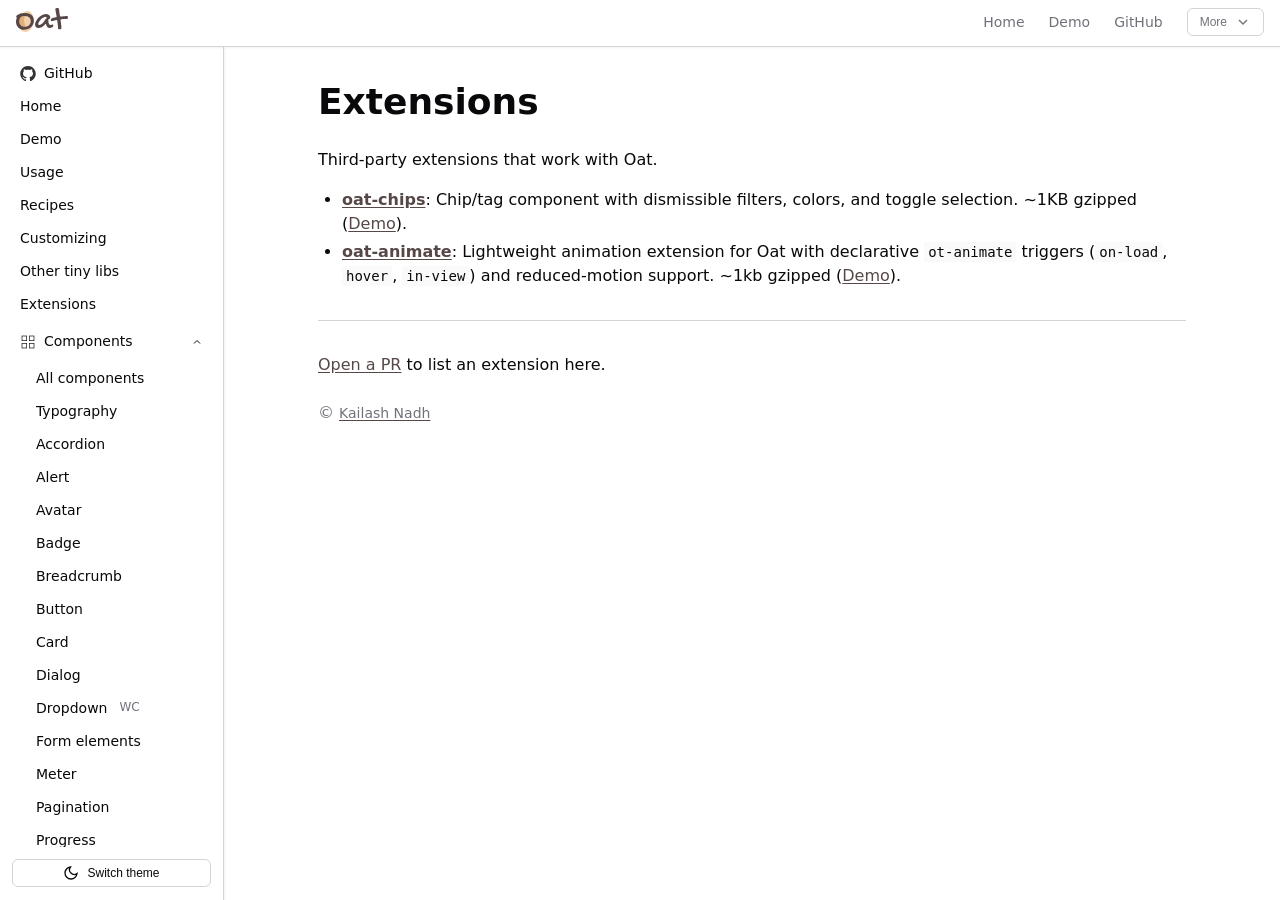
<file: extensions/index.html>
<!DOCTYPE html>
<html lang="en">

<head>
  <meta charset="UTF-8">
  <meta name="viewport" content="width=device-width, initial-scale=1.0">
  <title>Extensions - Oat UI</title>

  <meta property="og:image" content="https://oat.ink/thumb.png">
  <link rel="stylesheet" href="/oat.min.css">
  <link rel="icon" href="/favicon.svg" type="image/svg+xml" />

  <script>
    // Prevent FOUC - apply theme before rendering.
    (function() {
      var t = localStorage.getItem('theme');
      if (t) {
        document.documentElement.style.colorScheme = t;
        document.documentElement.setAttribute('data-theme', t);
      }
    })();
  </script>
  <script src="/oat.min.js" defer></script>
  <script src="/main.js"></script>
  <link href="/style.css" rel="stylesheet" />
</head>

<body data-sidebar-layout class="extensions">
  <nav data-topnav>
    <div class="row">
      <div class="col-4 branding">
        <button data-sidebar-toggle aria-label="Toggle sidebar menu" class="small">
          <svg width="18" height="18" viewBox="0 0 24 24" fill="none" stroke="currentColor" stroke-width="2" stroke-linecap="round" role="img" aria-label="Menu icon">
            <line x1="4" y1="7" x2="20" y2="7" />
            <line x1="4" y1="12" x2="20" y2="12" />
            <line x1="4" y1="17" x2="16" y2="17" />
          </svg>
        </button>

        <a href="/" class="favicon"><img src="/favicon.svg" alt="Oat UI" /></a>
        <a href="/" class="logo"><img src="/logo.svg" alt="Oat UI" /></a>
      </div>

      <div class="col-8 justify-end hstack">
        <a href="/">Home</a>
        <a href="/demo">Demo</a>
        <a href="https://github.com/knadh/oat">GitHub</a>
        <ot-dropdown>
          <button popovertarget="nav-menu" class="outline small">
            More
            <svg width="16" height="16" viewBox="0 0 24 24" fill="none" stroke="currentColor" stroke-width="2" aria-hidden="true"><path d="m6 9 6 6 6-6" /></svg>
          </button>
          <menu popover id="nav-menu">
            <a href="/usage" role="menuitem">Usage</a>
            <a href="/customizing" role="menuitem">Customizing</a>
            <a href="/other-libs" role="menuitem">Other libs</a>
            <hr>
            <a href="/recipes" role="menuitem">Recipes</a>
            <a href="/extensions" role="menuitem">Extensions</a>
          </menu>
        </ot-dropdown>
      </div>
    </div>
  </nav>

  <aside data-sidebar class="main-sidebar">
    <nav>
      <ul>
        <li><a href="https://github.com/knadh/oat"><img src="/github.svg" alt="GitHub icon" /> GitHub</a></li>
        <li><a href="/">Home</a></li>
        <li><a href="/demo/">Demo</a></li>
        <li><a href="/usage/">Usage</a></li>
        <li><a href="/recipes/">Recipes</a></li>
        <li><a href="/customizing/">Customizing</a></li>
        <li><a href="/other-libs/">Other tiny libs</a></li>
        <li><a href="/extensions/">Extensions</a></li>
        <li>
          <details open>
            <summary>
              <svg width="16" height="16" viewBox="0 0 24 24" fill="none" stroke="currentColor" stroke-width="1" aria-hidden="true">
                <rect x="3" y="3" width="7" height="7" />
                <rect x="14" y="3" width="7" height="7" />
                <rect x="14" y="14" width="7" height="7" />
                <rect x="3" y="14" width="7" height="7" />
              </svg>
              Components
            </summary>
            <ul>
              <li><a href="/components">All components</a></li>
              
              
              <li><a href="/components/#typography">Typography
                </a></li>
              
              <li><a href="/components/#accordion">Accordion
                </a></li>
              
              <li><a href="/components/#alert">Alert
                </a></li>
              
              <li><a href="/components/#avatar">Avatar
                </a></li>
              
              <li><a href="/components/#badge">Badge
                </a></li>
              
              <li><a href="/components/#breadcrumb">Breadcrumb
                </a></li>
              
              <li><a href="/components/#button">Button
                </a></li>
              
              <li><a href="/components/#card">Card
                </a></li>
              
              <li><a href="/components/#dialog">Dialog
                </a></li>
              
              <li><a href="/components/#dropdown">Dropdown
                <sup title="WebComponent">WC</sup></a></li>
              
              <li><a href="/components/#form">Form elements
                </a></li>
              
              <li><a href="/components/#meter">Meter
                </a></li>
              
              <li><a href="/components/#pagination">Pagination
                </a></li>
              
              <li><a href="/components/#progress">Progress
                </a></li>
              
              <li><a href="/components/#spinner">Spinner
                </a></li>
              
              <li><a href="/components/#skeleton">Skeleton
                </a></li>
              
              <li><a href="/components/#sidebar">Sidebar
                </a></li>
              
              <li><a href="/components/#switch">Switch
                </a></li>
              
              <li><a href="/components/#table">Table
                </a></li>
              
              <li><a href="/components/#tabs">Tabs
                <sup title="WebComponent">WC</sup></a></li>
              
              <li><a href="/components/#tooltip">Tooltip
                </a></li>
              
              <li><a href="/components/#toast">Toast
                </a></li>
              
              <li><a href="/components/#grid">Grid
                </a></li>
              
              <li><a href="/components/#utilities">Utils and helpers
                </a></li>
              
            </ul>
          </details>
        </li>
      </ul>
    </nav>
    <footer>
      <button class="outline small" onclick="toggleTheme()">
        <svg width="16" height="16" viewBox="0 0 24 24" fill="none" stroke="currentColor" stroke-width="2" class="icon-light" role="img" aria-label="Light mode">
          <circle cx="12" cy="12" r="5"/>
          <line x1="12" y1="1" x2="12" y2="3"/><line x1="12" y1="21" x2="12" y2="23"/>
          <line x1="4.22" y1="4.22" x2="5.64" y2="5.64"/><line x1="18.36" y1="18.36" x2="19.78" y2="19.78"/>
          <line x1="1" y1="12" x2="3" y2="12"/><line x1="21" y1="12" x2="23" y2="12"/>
          <line x1="4.22" y1="19.78" x2="5.64" y2="18.36"/><line x1="18.36" y1="5.64" x2="19.78" y2="4.22"/>
        </svg>

        <svg width="16" height="16" viewBox="0 0 24 24" fill="none" stroke="currentColor" stroke-width="2" class="icon-dark" role="img" aria-label="Dark mode">
          <path d="M21 12.79A9 9 0 1 1 11.21 3 7 7 0 0 0 21 12.79z"/>
        </svg>

        Switch theme
      </button>
    </footer>
  </aside>

  <main>
    <div class="container">
      
<h1>Extensions</h1>
<p>Third-party extensions that work with Oat.</p>
<ul>
<li>
<p><strong><a rel="external" href="https://github.com/someshkar/oat-chips">oat-chips</a></strong>: Chip/tag component with dismissible filters, colors, and toggle selection. ~1KB gzipped (<a rel="external" href="https://oat-chips.somesh.dev">Demo</a>).</p>
</li>
<li>
<p><strong><a rel="external" href="https://github.com/dharmeshgurnani/oat-animate">oat-animate</a></strong>: Lightweight animation extension for Oat with declarative <code>ot-animate</code> triggers (<code>on-load</code>, <code>hover</code>, <code>in-view</code>) and reduced-motion support. ~1kb gzipped (<a rel="external" href="https://oat-animate.dharmeshgurnani.com">Demo</a>).</p>
</li>
</ul>
<hr />
<p><a rel="external" href="https://github.com/knadh/oat">Open a PR</a> to list an extension here.</p>



      <footer class="footer text-light">&copy; <a href="https://nadh.in"><small class="text-light">Kailash Nadh</small></a></footer>
    </div>
  </main>
</body>
</html>
</file>
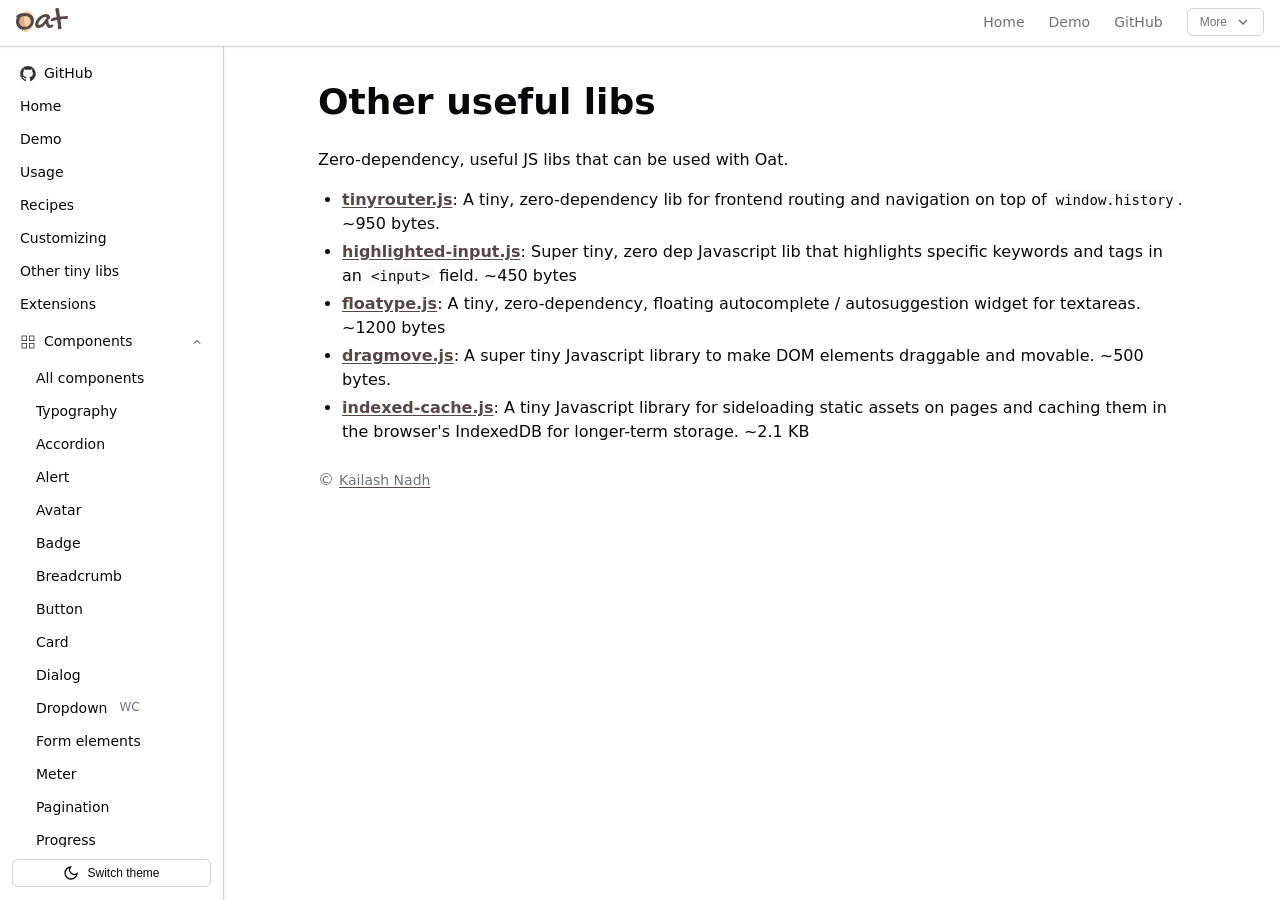
<file: other-libs/index.html>
<!DOCTYPE html>
<html lang="en">

<head>
  <meta charset="UTF-8">
  <meta name="viewport" content="width=device-width, initial-scale=1.0">
  <title>Other useful libs - Oat UI</title>

  <meta property="og:image" content="https://oat.ink/thumb.png">
  <link rel="stylesheet" href="/oat.min.css">
  <link rel="icon" href="/favicon.svg" type="image/svg+xml" />

  <script>
    // Prevent FOUC - apply theme before rendering.
    (function() {
      var t = localStorage.getItem('theme');
      if (t) {
        document.documentElement.style.colorScheme = t;
        document.documentElement.setAttribute('data-theme', t);
      }
    })();
  </script>
  <script src="/oat.min.js" defer></script>
  <script src="/main.js"></script>
  <link href="/style.css" rel="stylesheet" />
</head>

<body data-sidebar-layout class="other-libs">
  <nav data-topnav>
    <div class="row">
      <div class="col-4 branding">
        <button data-sidebar-toggle aria-label="Toggle sidebar menu" class="small">
          <svg width="18" height="18" viewBox="0 0 24 24" fill="none" stroke="currentColor" stroke-width="2" stroke-linecap="round" role="img" aria-label="Menu icon">
            <line x1="4" y1="7" x2="20" y2="7" />
            <line x1="4" y1="12" x2="20" y2="12" />
            <line x1="4" y1="17" x2="16" y2="17" />
          </svg>
        </button>

        <a href="/" class="favicon"><img src="/favicon.svg" alt="Oat UI" /></a>
        <a href="/" class="logo"><img src="/logo.svg" alt="Oat UI" /></a>
      </div>

      <div class="col-8 justify-end hstack">
        <a href="/">Home</a>
        <a href="/demo">Demo</a>
        <a href="https://github.com/knadh/oat">GitHub</a>
        <ot-dropdown>
          <button popovertarget="nav-menu" class="outline small">
            More
            <svg width="16" height="16" viewBox="0 0 24 24" fill="none" stroke="currentColor" stroke-width="2" aria-hidden="true"><path d="m6 9 6 6 6-6" /></svg>
          </button>
          <menu popover id="nav-menu">
            <a href="/usage" role="menuitem">Usage</a>
            <a href="/customizing" role="menuitem">Customizing</a>
            <a href="/other-libs" role="menuitem">Other libs</a>
            <hr>
            <a href="/recipes" role="menuitem">Recipes</a>
            <a href="/extensions" role="menuitem">Extensions</a>
          </menu>
        </ot-dropdown>
      </div>
    </div>
  </nav>

  <aside data-sidebar class="main-sidebar">
    <nav>
      <ul>
        <li><a href="https://github.com/knadh/oat"><img src="/github.svg" alt="GitHub icon" /> GitHub</a></li>
        <li><a href="/">Home</a></li>
        <li><a href="/demo/">Demo</a></li>
        <li><a href="/usage/">Usage</a></li>
        <li><a href="/recipes/">Recipes</a></li>
        <li><a href="/customizing/">Customizing</a></li>
        <li><a href="/other-libs/">Other tiny libs</a></li>
        <li><a href="/extensions/">Extensions</a></li>
        <li>
          <details open>
            <summary>
              <svg width="16" height="16" viewBox="0 0 24 24" fill="none" stroke="currentColor" stroke-width="1" aria-hidden="true">
                <rect x="3" y="3" width="7" height="7" />
                <rect x="14" y="3" width="7" height="7" />
                <rect x="14" y="14" width="7" height="7" />
                <rect x="3" y="14" width="7" height="7" />
              </svg>
              Components
            </summary>
            <ul>
              <li><a href="/components">All components</a></li>
              
              
              <li><a href="/components/#typography">Typography
                </a></li>
              
              <li><a href="/components/#accordion">Accordion
                </a></li>
              
              <li><a href="/components/#alert">Alert
                </a></li>
              
              <li><a href="/components/#avatar">Avatar
                </a></li>
              
              <li><a href="/components/#badge">Badge
                </a></li>
              
              <li><a href="/components/#breadcrumb">Breadcrumb
                </a></li>
              
              <li><a href="/components/#button">Button
                </a></li>
              
              <li><a href="/components/#card">Card
                </a></li>
              
              <li><a href="/components/#dialog">Dialog
                </a></li>
              
              <li><a href="/components/#dropdown">Dropdown
                <sup title="WebComponent">WC</sup></a></li>
              
              <li><a href="/components/#form">Form elements
                </a></li>
              
              <li><a href="/components/#meter">Meter
                </a></li>
              
              <li><a href="/components/#pagination">Pagination
                </a></li>
              
              <li><a href="/components/#progress">Progress
                </a></li>
              
              <li><a href="/components/#spinner">Spinner
                </a></li>
              
              <li><a href="/components/#skeleton">Skeleton
                </a></li>
              
              <li><a href="/components/#sidebar">Sidebar
                </a></li>
              
              <li><a href="/components/#switch">Switch
                </a></li>
              
              <li><a href="/components/#table">Table
                </a></li>
              
              <li><a href="/components/#tabs">Tabs
                <sup title="WebComponent">WC</sup></a></li>
              
              <li><a href="/components/#tooltip">Tooltip
                </a></li>
              
              <li><a href="/components/#toast">Toast
                </a></li>
              
              <li><a href="/components/#grid">Grid
                </a></li>
              
              <li><a href="/components/#utilities">Utils and helpers
                </a></li>
              
            </ul>
          </details>
        </li>
      </ul>
    </nav>
    <footer>
      <button class="outline small" onclick="toggleTheme()">
        <svg width="16" height="16" viewBox="0 0 24 24" fill="none" stroke="currentColor" stroke-width="2" class="icon-light" role="img" aria-label="Light mode">
          <circle cx="12" cy="12" r="5"/>
          <line x1="12" y1="1" x2="12" y2="3"/><line x1="12" y1="21" x2="12" y2="23"/>
          <line x1="4.22" y1="4.22" x2="5.64" y2="5.64"/><line x1="18.36" y1="18.36" x2="19.78" y2="19.78"/>
          <line x1="1" y1="12" x2="3" y2="12"/><line x1="21" y1="12" x2="23" y2="12"/>
          <line x1="4.22" y1="19.78" x2="5.64" y2="18.36"/><line x1="18.36" y1="5.64" x2="19.78" y2="4.22"/>
        </svg>

        <svg width="16" height="16" viewBox="0 0 24 24" fill="none" stroke="currentColor" stroke-width="2" class="icon-dark" role="img" aria-label="Dark mode">
          <path d="M21 12.79A9 9 0 1 1 11.21 3 7 7 0 0 0 21 12.79z"/>
        </svg>

        Switch theme
      </button>
    </footer>
  </aside>

  <main>
    <div class="container">
      
<h1>Other useful libs</h1>
<p>Zero-dependency, useful JS libs that can be used with Oat.</p>
<ul>
<li><a rel="external" href="https://github.com/knadh/tinyrouter.js"><strong>tinyrouter.js</strong></a>: A tiny, zero-dependency lib for frontend routing and navigation on top of <code>window.history</code>. ~950 bytes.</li>
<li><a rel="external" href="https://github.com/knadh/highlighted-input.js"><strong>highlighted-input.js</strong></a>:  Super tiny, zero dep Javascript lib that highlights specific keywords and tags in an <code>&lt;input&gt;</code> field. ~450 bytes</li>
<li><a rel="external" href="https://github.com/knadh/floatype.js"><strong>floatype.js</strong></a>: A tiny, zero-dependency, floating autocomplete / autosuggestion widget for textareas. ~1200 bytes</li>
<li><a rel="external" href="https://github.com/knadh/dragmove.js"><strong>dragmove.js</strong></a>: A super tiny Javascript library to make DOM elements draggable and movable. ~500 bytes.</li>
<li><a rel="external" href="https://github.com/knadh/indexed-cache"><strong>indexed-cache.js</strong></a>: A tiny Javascript library for sideloading static assets on pages and caching them in the browser's IndexedDB for longer-term storage. ~2.1 KB</li>
</ul>



      <footer class="footer text-light">&copy; <a href="https://nadh.in"><small class="text-light">Kailash Nadh</small></a></footer>
    </div>
  </main>
</body>
</html>
</file>
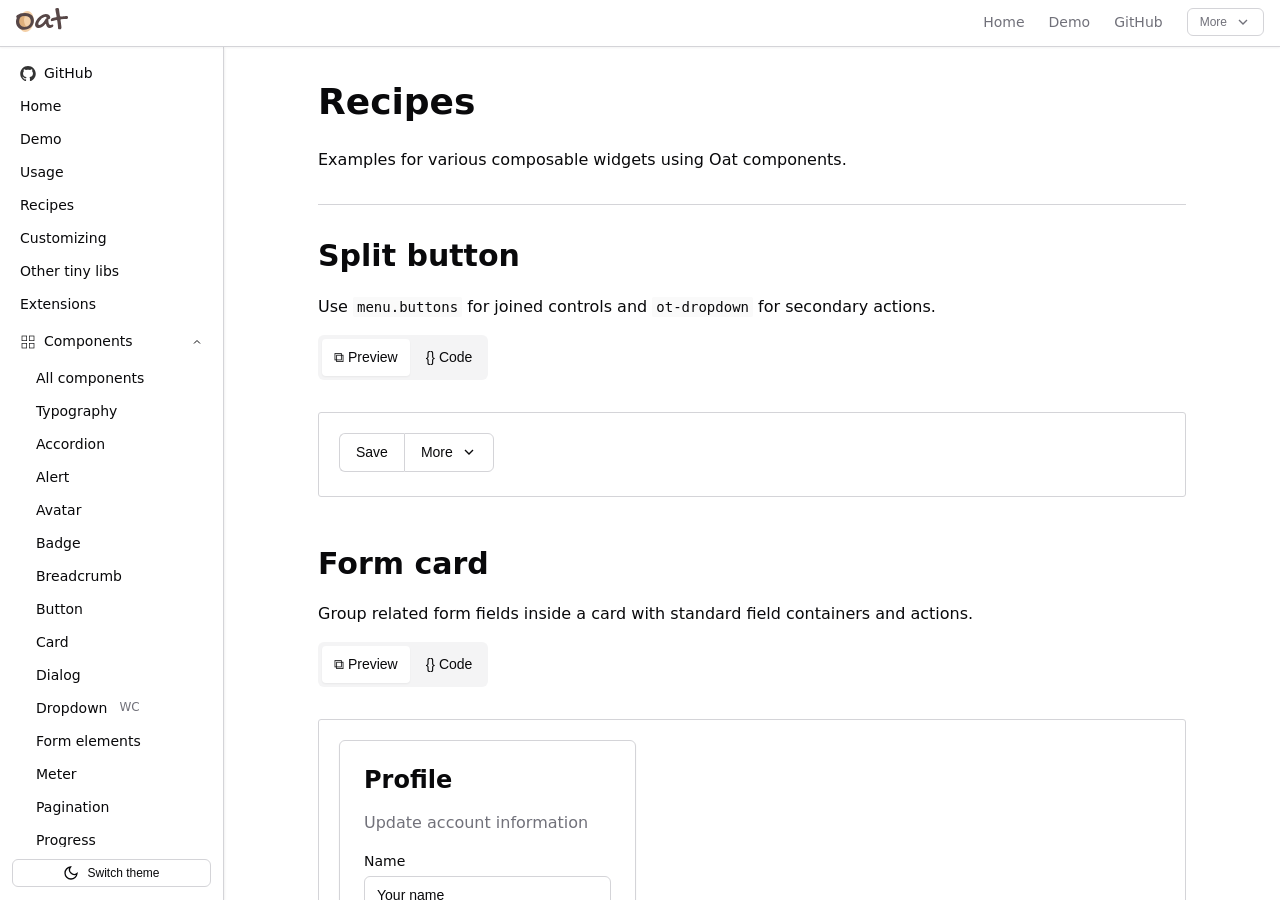
<file: recipes/index.html>
<!DOCTYPE html>
<html lang="en">

<head>
  <meta charset="UTF-8">
  <meta name="viewport" content="width=device-width, initial-scale=1.0">
  <title>Recipes - Oat UI</title>

  <meta property="og:image" content="https://oat.ink/thumb.png">
  <link rel="stylesheet" href="/oat.min.css">
  <link rel="icon" href="/favicon.svg" type="image/svg+xml" />

  <script>
    // Prevent FOUC - apply theme before rendering.
    (function() {
      var t = localStorage.getItem('theme');
      if (t) {
        document.documentElement.style.colorScheme = t;
        document.documentElement.setAttribute('data-theme', t);
      }
    })();
  </script>
  <script src="/oat.min.js" defer></script>
  <script src="/main.js"></script>
  <link href="/style.css" rel="stylesheet" />
</head>

<body data-sidebar-layout class="recipes">
  <nav data-topnav>
    <div class="row">
      <div class="col-4 branding">
        <button data-sidebar-toggle aria-label="Toggle sidebar menu" class="small">
          <svg width="18" height="18" viewBox="0 0 24 24" fill="none" stroke="currentColor" stroke-width="2" stroke-linecap="round" role="img" aria-label="Menu icon">
            <line x1="4" y1="7" x2="20" y2="7" />
            <line x1="4" y1="12" x2="20" y2="12" />
            <line x1="4" y1="17" x2="16" y2="17" />
          </svg>
        </button>

        <a href="/" class="favicon"><img src="/favicon.svg" alt="Oat UI" /></a>
        <a href="/" class="logo"><img src="/logo.svg" alt="Oat UI" /></a>
      </div>

      <div class="col-8 justify-end hstack">
        <a href="/">Home</a>
        <a href="/demo">Demo</a>
        <a href="https://github.com/knadh/oat">GitHub</a>
        <ot-dropdown>
          <button popovertarget="nav-menu" class="outline small">
            More
            <svg width="16" height="16" viewBox="0 0 24 24" fill="none" stroke="currentColor" stroke-width="2" aria-hidden="true"><path d="m6 9 6 6 6-6" /></svg>
          </button>
          <menu popover id="nav-menu">
            <a href="/usage" role="menuitem">Usage</a>
            <a href="/customizing" role="menuitem">Customizing</a>
            <a href="/other-libs" role="menuitem">Other libs</a>
            <hr>
            <a href="/recipes" role="menuitem">Recipes</a>
            <a href="/extensions" role="menuitem">Extensions</a>
          </menu>
        </ot-dropdown>
      </div>
    </div>
  </nav>

  <aside data-sidebar class="main-sidebar">
    <nav>
      <ul>
        <li><a href="https://github.com/knadh/oat"><img src="/github.svg" alt="GitHub icon" /> GitHub</a></li>
        <li><a href="/">Home</a></li>
        <li><a href="/demo/">Demo</a></li>
        <li><a href="/usage/">Usage</a></li>
        <li><a href="/recipes/">Recipes</a></li>
        <li><a href="/customizing/">Customizing</a></li>
        <li><a href="/other-libs/">Other tiny libs</a></li>
        <li><a href="/extensions/">Extensions</a></li>
        <li>
          <details open>
            <summary>
              <svg width="16" height="16" viewBox="0 0 24 24" fill="none" stroke="currentColor" stroke-width="1" aria-hidden="true">
                <rect x="3" y="3" width="7" height="7" />
                <rect x="14" y="3" width="7" height="7" />
                <rect x="14" y="14" width="7" height="7" />
                <rect x="3" y="14" width="7" height="7" />
              </svg>
              Components
            </summary>
            <ul>
              <li><a href="/components">All components</a></li>
              
              
              <li><a href="/components/#typography">Typography
                </a></li>
              
              <li><a href="/components/#accordion">Accordion
                </a></li>
              
              <li><a href="/components/#alert">Alert
                </a></li>
              
              <li><a href="/components/#avatar">Avatar
                </a></li>
              
              <li><a href="/components/#badge">Badge
                </a></li>
              
              <li><a href="/components/#breadcrumb">Breadcrumb
                </a></li>
              
              <li><a href="/components/#button">Button
                </a></li>
              
              <li><a href="/components/#card">Card
                </a></li>
              
              <li><a href="/components/#dialog">Dialog
                </a></li>
              
              <li><a href="/components/#dropdown">Dropdown
                <sup title="WebComponent">WC</sup></a></li>
              
              <li><a href="/components/#form">Form elements
                </a></li>
              
              <li><a href="/components/#meter">Meter
                </a></li>
              
              <li><a href="/components/#pagination">Pagination
                </a></li>
              
              <li><a href="/components/#progress">Progress
                </a></li>
              
              <li><a href="/components/#spinner">Spinner
                </a></li>
              
              <li><a href="/components/#skeleton">Skeleton
                </a></li>
              
              <li><a href="/components/#sidebar">Sidebar
                </a></li>
              
              <li><a href="/components/#switch">Switch
                </a></li>
              
              <li><a href="/components/#table">Table
                </a></li>
              
              <li><a href="/components/#tabs">Tabs
                <sup title="WebComponent">WC</sup></a></li>
              
              <li><a href="/components/#tooltip">Tooltip
                </a></li>
              
              <li><a href="/components/#toast">Toast
                </a></li>
              
              <li><a href="/components/#grid">Grid
                </a></li>
              
              <li><a href="/components/#utilities">Utils and helpers
                </a></li>
              
            </ul>
          </details>
        </li>
      </ul>
    </nav>
    <footer>
      <button class="outline small" onclick="toggleTheme()">
        <svg width="16" height="16" viewBox="0 0 24 24" fill="none" stroke="currentColor" stroke-width="2" class="icon-light" role="img" aria-label="Light mode">
          <circle cx="12" cy="12" r="5"/>
          <line x1="12" y1="1" x2="12" y2="3"/><line x1="12" y1="21" x2="12" y2="23"/>
          <line x1="4.22" y1="4.22" x2="5.64" y2="5.64"/><line x1="18.36" y1="18.36" x2="19.78" y2="19.78"/>
          <line x1="1" y1="12" x2="3" y2="12"/><line x1="21" y1="12" x2="23" y2="12"/>
          <line x1="4.22" y1="19.78" x2="5.64" y2="18.36"/><line x1="18.36" y1="5.64" x2="19.78" y2="4.22"/>
        </svg>

        <svg width="16" height="16" viewBox="0 0 24 24" fill="none" stroke="currentColor" stroke-width="2" class="icon-dark" role="img" aria-label="Dark mode">
          <path d="M21 12.79A9 9 0 1 1 11.21 3 7 7 0 0 0 21 12.79z"/>
        </svg>

        Switch theme
      </button>
    </footer>
  </aside>

  <main>
    <div class="container">
      
<h1>Recipes</h1>
<p>Examples for various composable widgets using Oat components.</p>
<hr />
<h2 id="split-button">Split button</h2>
<p>Use <code>menu.buttons</code> for joined controls and <code>ot-dropdown</code> for secondary actions.</p>
<div class="ot-demo">
<pre class="giallo" style="color: #ABB2BF; background-color: #282C34;"><code data-lang="html"><span class="giallo-l"><span>&lt;</span><span style="color: #E06C75;">ot-dropdown</span><span>&gt;</span></span>
<span class="giallo-l"><span>  &lt;</span><span style="color: #E06C75;">menu</span><span style="color: #D19A66;"> class</span><span>=</span><span style="color: #98C379;">&quot;buttons&quot;</span><span>&gt;</span></span>
<span class="giallo-l"><span>    &lt;</span><span style="color: #E06C75;">li</span><span>&gt;&lt;</span><span style="color: #E06C75;">button</span><span style="color: #D19A66;"> class</span><span>=</span><span style="color: #98C379;">&quot;outline&quot;</span><span>&gt;Save&lt;/</span><span style="color: #E06C75;">button</span><span>&gt;&lt;/</span><span style="color: #E06C75;">li</span><span>&gt;</span></span>
<span class="giallo-l"><span>    &lt;</span><span style="color: #E06C75;">li</span><span>&gt;</span></span>
<span class="giallo-l"><span>      &lt;</span><span style="color: #E06C75;">button</span><span style="color: #D19A66;">  class</span><span>=</span><span style="color: #98C379;">&quot;outline&quot;</span><span style="color: #D19A66;"> popovertarget</span><span>=</span><span style="color: #98C379;">&quot;save-actions&quot;</span><span style="color: #D19A66;"> aria-label</span><span>=</span><span style="color: #98C379;">&quot;More save actions&quot;</span><span>&gt;</span></span>
<span class="giallo-l"><span>        More</span></span>
<span class="giallo-l"><span>        &lt;</span><span style="color: #E06C75;">svg</span><span style="color: #D19A66;"> width</span><span>=</span><span style="color: #98C379;">&quot;16&quot;</span><span style="color: #D19A66;"> height</span><span>=</span><span style="color: #98C379;">&quot;16&quot;</span><span style="color: #D19A66;"> viewBox</span><span>=</span><span style="color: #98C379;">&quot;0 0 24 24&quot;</span><span style="color: #D19A66;"> fill</span><span>=</span><span style="color: #98C379;">&quot;none&quot;</span><span style="color: #D19A66;"> stroke</span><span>=</span><span style="color: #98C379;">&quot;currentColor&quot;</span><span style="color: #D19A66;"> stroke-width</span><span>=</span><span style="color: #98C379;">&quot;2&quot;</span><span>&gt;&lt;</span><span style="color: #E06C75;">path</span><span style="color: #D19A66;"> d</span><span>=</span><span style="color: #98C379;">&quot;m6 9 6 6 6-6&quot;</span><span> /&gt;&lt;/</span><span style="color: #E06C75;">svg</span><span>&gt;</span></span>
<span class="giallo-l"><span>      &lt;/</span><span style="color: #E06C75;">button</span><span>&gt;</span></span>
<span class="giallo-l"><span>    &lt;/</span><span style="color: #E06C75;">li</span><span>&gt;</span></span>
<span class="giallo-l"><span>  &lt;/</span><span style="color: #E06C75;">menu</span><span>&gt;</span></span>
<span class="giallo-l"><span>  &lt;</span><span style="color: #E06C75;">menu</span><span style="color: #D19A66;"> popover id</span><span>=</span><span style="color: #98C379;">&quot;save-actions&quot;</span><span>&gt;</span></span>
<span class="giallo-l"><span>    &lt;</span><span style="color: #E06C75;">button</span><span style="color: #D19A66;"> role</span><span>=</span><span style="color: #98C379;">&quot;menuitem&quot;</span><span>&gt;Save draft&lt;/</span><span style="color: #E06C75;">button</span><span>&gt;</span></span>
<span class="giallo-l"><span>    &lt;</span><span style="color: #E06C75;">button</span><span style="color: #D19A66;"> role</span><span>=</span><span style="color: #98C379;">&quot;menuitem&quot;</span><span>&gt;Save and publish&lt;/</span><span style="color: #E06C75;">button</span><span>&gt;</span></span>
<span class="giallo-l"><span>    &lt;</span><span style="color: #E06C75;">button</span><span style="color: #D19A66;"> role</span><span>=</span><span style="color: #98C379;">&quot;menuitem&quot;</span><span>&gt;Duplicate&lt;/</span><span style="color: #E06C75;">button</span><span>&gt;</span></span>
<span class="giallo-l"><span>  &lt;/</span><span style="color: #E06C75;">menu</span><span>&gt;</span></span>
<span class="giallo-l"><span>&lt;/</span><span style="color: #E06C75;">ot-dropdown</span><span>&gt;</span></span></code></pre>
</div>
<h2 id="form-card">Form card</h2>
<p>Group related form fields inside a card with standard field containers and actions.</p>
<div class="ot-demo">
<pre class="giallo" style="color: #ABB2BF; background-color: #282C34;"><code data-lang="html"><span class="giallo-l"><span>&lt;</span><span style="color: #E06C75;">article</span><span style="color: #D19A66;"> class</span><span>=</span><span style="color: #98C379;">&quot;card&quot;</span><span>&gt;</span></span>
<span class="giallo-l"><span>  &lt;</span><span style="color: #E06C75;">header</span><span>&gt;</span></span>
<span class="giallo-l"><span>    &lt;</span><span style="color: #E06C75;">h3</span><span>&gt;Profile&lt;/</span><span style="color: #E06C75;">h3</span><span>&gt;</span></span>
<span class="giallo-l"><span>    &lt;</span><span style="color: #E06C75;">p</span><span style="color: #D19A66;"> class</span><span>=</span><span style="color: #98C379;">&quot;text-light&quot;</span><span>&gt;Update account information&lt;/</span><span style="color: #E06C75;">p</span><span>&gt;</span></span>
<span class="giallo-l"><span>  &lt;/</span><span style="color: #E06C75;">header</span><span>&gt;</span></span>
<span class="giallo-l"></span>
<span class="giallo-l"><span>  &lt;</span><span style="color: #E06C75;">div</span><span style="color: #D19A66;"> class</span><span>=</span><span style="color: #98C379;">&quot;mt-4&quot;</span><span>&gt;</span></span>
<span class="giallo-l"><span>    &lt;</span><span style="color: #E06C75;">label</span><span style="color: #D19A66;"> data-field</span><span>&gt;</span></span>
<span class="giallo-l"><span>      Name</span></span>
<span class="giallo-l"><span>      &lt;</span><span style="color: #E06C75;">input</span><span style="color: #D19A66;"> type</span><span>=</span><span style="color: #98C379;">&quot;text&quot;</span><span style="color: #D19A66;"> value</span><span>=</span><span style="color: #98C379;">&quot;Your name&quot;</span><span> /&gt;</span></span>
<span class="giallo-l"><span>    &lt;/</span><span style="color: #E06C75;">label</span><span>&gt;</span></span>
<span class="giallo-l"></span>
<span class="giallo-l"><span>    &lt;</span><span style="color: #E06C75;">label</span><span style="color: #D19A66;"> data-field</span><span>&gt;</span></span>
<span class="giallo-l"><span>      Email</span></span>
<span class="giallo-l"><span>      &lt;</span><span style="color: #E06C75;">input</span><span style="color: #D19A66;"> type</span><span>=</span><span style="color: #98C379;">&quot;email&quot;</span><span style="color: #D19A66;"> value</span><span>=</span><span style="color: #98C379;">&quot;mila@example.com&quot;</span><span> /&gt;</span></span>
<span class="giallo-l"><span>    &lt;/</span><span style="color: #E06C75;">label</span><span>&gt;</span></span>
<span class="giallo-l"></span>
<span class="giallo-l"><span>    &lt;</span><span style="color: #E06C75;">label</span><span style="color: #D19A66;"> data-field</span><span>&gt;</span></span>
<span class="giallo-l"><span>      &lt;</span><span style="color: #E06C75;">input</span><span style="color: #D19A66;"> type</span><span>=</span><span style="color: #98C379;">&quot;checkbox&quot;</span><span style="color: #D19A66;"> role</span><span>=</span><span style="color: #98C379;">&quot;switch&quot;</span><span style="color: #D19A66;"> checked</span><span>&gt; Email notifications</span></span>
<span class="giallo-l"><span>    &lt;/</span><span style="color: #E06C75;">label</span><span>&gt;</span></span>
<span class="giallo-l"><span>  &lt;/</span><span style="color: #E06C75;">div</span><span>&gt;</span></span>
<span class="giallo-l"></span>
<span class="giallo-l"><span>  &lt;</span><span style="color: #E06C75;">footer</span><span style="color: #D19A66;"> class</span><span>=</span><span style="color: #98C379;">&quot;hstack justify-end mt-4&quot;</span><span>&gt;</span></span>
<span class="giallo-l"><span>    &lt;</span><span style="color: #E06C75;">button</span><span style="color: #D19A66;"> class</span><span>=</span><span style="color: #98C379;">&quot;outline&quot;</span><span>&gt;Cancel&lt;/</span><span style="color: #E06C75;">button</span><span>&gt;</span></span>
<span class="giallo-l"><span>    &lt;</span><span style="color: #E06C75;">button</span><span>&gt;Save&lt;/</span><span style="color: #E06C75;">button</span><span>&gt;</span></span>
<span class="giallo-l"><span>  &lt;/</span><span style="color: #E06C75;">footer</span><span>&gt;</span></span>
<span class="giallo-l"><span>&lt;/</span><span style="color: #E06C75;">article</span><span>&gt;</span></span></code></pre>
</div>
<h2 id="empty-state">Empty state</h2>
<p>Use a card, text, and primary actions for list/result empty states.</p>
<div class="ot-demo">
<pre class="giallo" style="color: #ABB2BF; background-color: #282C34;"><code data-lang="html"><span class="giallo-l"><span>&lt;</span><span style="color: #E06C75;">article</span><span style="color: #D19A66;"> class</span><span>=</span><span style="color: #98C379;">&quot;card align-center&quot;</span><span>&gt;</span></span>
<span class="giallo-l"><span>  &lt;</span><span style="color: #E06C75;">h3</span><span>&gt;Nothing here yet&lt;/</span><span style="color: #E06C75;">h3</span><span>&gt;</span></span>
<span class="giallo-l"><span>  &lt;</span><span style="color: #E06C75;">p</span><span style="color: #D19A66;"> class</span><span>=</span><span style="color: #98C379;">&quot;text-light&quot;</span><span>&gt;Why don&#39;t you create something?&lt;/</span><span style="color: #E06C75;">p</span><span>&gt;</span></span>
<span class="giallo-l"><span>  &lt;</span><span style="color: #E06C75;">footer</span><span style="color: #D19A66;"> class</span><span>=</span><span style="color: #98C379;">&quot;hstack justify-center mt-4&quot;</span><span>&gt;</span></span>
<span class="giallo-l"><span>    &lt;</span><span style="color: #E06C75;">button</span><span>&gt;New something&lt;/</span><span style="color: #E06C75;">button</span><span>&gt;</span></span>
<span class="giallo-l"><span>  &lt;/</span><span style="color: #E06C75;">footer</span><span>&gt;</span></span>
<span class="giallo-l"><span>&lt;/</span><span style="color: #E06C75;">article</span><span>&gt;</span></span></code></pre>
</div>
<h2 id="stats-cards">Stats cards</h2>
<p>Compose dashboard metrics with <code>grid</code>, <code>card</code>, <code>badge</code>, and <code>progress</code>/<code>meter</code>.</p>
<div class="ot-demo">
<pre class="giallo" style="color: #ABB2BF; background-color: #282C34;"><code data-lang="html"><span class="giallo-l"><span>&lt;</span><span style="color: #E06C75;">div</span><span style="color: #D19A66;"> class</span><span>=</span><span style="color: #98C379;">&quot;container&quot;</span><span>&gt;</span></span>
<span class="giallo-l"><span>  &lt;</span><span style="color: #E06C75;">div</span><span style="color: #D19A66;"> class</span><span>=</span><span style="color: #98C379;">&quot;row&quot;</span><span>&gt;</span></span>
<span class="giallo-l"><span>    &lt;</span><span style="color: #E06C75;">article</span><span style="color: #D19A66;"> class</span><span>=</span><span style="color: #98C379;">&quot;card col-4&quot;</span><span>&gt;</span></span>
<span class="giallo-l"><span>      &lt;</span><span style="color: #E06C75;">header</span><span style="color: #D19A66;"> class</span><span>=</span><span style="color: #98C379;">&quot;hstack justify-between items-center&quot;</span><span>&gt;</span></span>
<span class="giallo-l"><span>        &lt;</span><span style="color: #E06C75;">h4</span><span>&gt;Revenue&lt;/</span><span style="color: #E06C75;">h4</span><span>&gt;</span></span>
<span class="giallo-l"><span>        &lt;</span><span style="color: #E06C75;">span</span><span style="color: #D19A66;"> class</span><span>=</span><span style="color: #98C379;">&quot;badge&quot;</span><span style="color: #D19A66;"> data-variant</span><span>=</span><span style="color: #98C379;">&quot;success&quot;</span><span>&gt;+12%&lt;/</span><span style="color: #E06C75;">span</span><span>&gt;</span></span>
<span class="giallo-l"><span>      &lt;/</span><span style="color: #E06C75;">header</span><span>&gt;</span></span>
<span class="giallo-l"><span>      &lt;</span><span style="color: #E06C75;">h2</span><span>&gt;$42,200&lt;/</span><span style="color: #E06C75;">h2</span><span>&gt;</span></span>
<span class="giallo-l"><span>      &lt;</span><span style="color: #E06C75;">p</span><span style="color: #D19A66;"> class</span><span>=</span><span style="color: #98C379;">&quot;text-light&quot;</span><span>&gt;vs last month&lt;/</span><span style="color: #E06C75;">p</span><span>&gt;</span></span>
<span class="giallo-l"><span>      &lt;</span><span style="color: #E06C75;">progress</span><span style="color: #D19A66;"> value</span><span>=</span><span style="color: #98C379;">&quot;72&quot;</span><span style="color: #D19A66;"> max</span><span>=</span><span style="color: #98C379;">&quot;100&quot;</span><span>&gt;&lt;/</span><span style="color: #E06C75;">progress</span><span>&gt;</span></span>
<span class="giallo-l"><span>    &lt;/</span><span style="color: #E06C75;">article</span><span>&gt;</span></span>
<span class="giallo-l"></span>
<span class="giallo-l"><span>    &lt;</span><span style="color: #E06C75;">article</span><span style="color: #D19A66;"> class</span><span>=</span><span style="color: #98C379;">&quot;card col-4&quot;</span><span>&gt;</span></span>
<span class="giallo-l"><span>      &lt;</span><span style="color: #E06C75;">header</span><span style="color: #D19A66;"> class</span><span>=</span><span style="color: #98C379;">&quot;hstack justify-between items-center&quot;</span><span>&gt;</span></span>
<span class="giallo-l"><span>        &lt;</span><span style="color: #E06C75;">h4</span><span>&gt;Completion&lt;/</span><span style="color: #E06C75;">h4</span><span>&gt;</span></span>
<span class="giallo-l"><span>        &lt;</span><span style="color: #E06C75;">span</span><span style="color: #D19A66;"> class</span><span>=</span><span style="color: #98C379;">&quot;badge&quot;</span><span style="color: #D19A66;"> data-variant</span><span>=</span><span style="color: #98C379;">&quot;warning&quot;</span><span>&gt;-2%&lt;/</span><span style="color: #E06C75;">span</span><span>&gt;</span></span>
<span class="giallo-l"><span>      &lt;/</span><span style="color: #E06C75;">header</span><span>&gt;</span></span>
<span class="giallo-l"><span>      &lt;</span><span style="color: #E06C75;">h2</span><span>&gt;4.6%&lt;/</span><span style="color: #E06C75;">h2</span><span>&gt;</span></span>
<span class="giallo-l"><span>      &lt;</span><span style="color: #E06C75;">p</span><span style="color: #D19A66;"> class</span><span>=</span><span style="color: #98C379;">&quot;text-light&quot;</span><span>&gt;checkout completion&lt;/</span><span style="color: #E06C75;">p</span><span>&gt;</span></span>
<span class="giallo-l"><span>      &lt;</span><span style="color: #E06C75;">meter</span><span style="color: #D19A66;"> value</span><span>=</span><span style="color: #98C379;">&quot;0.46&quot;</span><span style="color: #D19A66;"> min</span><span>=</span><span style="color: #98C379;">&quot;0&quot;</span><span style="color: #D19A66;"> max</span><span>=</span><span style="color: #98C379;">&quot;1&quot;</span><span style="color: #D19A66;"> low</span><span>=</span><span style="color: #98C379;">&quot;0.3&quot;</span><span style="color: #D19A66;"> high</span><span>=</span><span style="color: #98C379;">&quot;0.7&quot;</span><span style="color: #D19A66;"> optimum</span><span>=</span><span style="color: #98C379;">&quot;1&quot;</span><span>&gt;&lt;/</span><span style="color: #E06C75;">meter</span><span>&gt;</span></span>
<span class="giallo-l"><span>    &lt;/</span><span style="color: #E06C75;">article</span><span>&gt;</span></span>
<span class="giallo-l"></span>
<span class="giallo-l"><span>    &lt;</span><span style="color: #E06C75;">article</span><span style="color: #D19A66;"> class</span><span>=</span><span style="color: #98C379;">&quot;card col-4&quot;</span><span>&gt;</span></span>
<span class="giallo-l"><span>      &lt;</span><span style="color: #E06C75;">header</span><span style="color: #D19A66;"> class</span><span>=</span><span style="color: #98C379;">&quot;hstack justify-between items-center&quot;</span><span>&gt;</span></span>
<span class="giallo-l"><span>        &lt;</span><span style="color: #E06C75;">h4</span><span>&gt;Tickets&lt;/</span><span style="color: #E06C75;">h4</span><span>&gt;</span></span>
<span class="giallo-l"><span>        &lt;</span><span style="color: #E06C75;">span</span><span style="color: #D19A66;"> class</span><span>=</span><span style="color: #98C379;">&quot;badge&quot;</span><span>&gt;14&lt;/</span><span style="color: #E06C75;">span</span><span>&gt;</span></span>
<span class="giallo-l"><span>      &lt;/</span><span style="color: #E06C75;">header</span><span>&gt;</span></span>
<span class="giallo-l"><span>      &lt;</span><span style="color: #E06C75;">h2</span><span>&gt;14&lt;/</span><span style="color: #E06C75;">h2</span><span>&gt;</span></span>
<span class="giallo-l"><span>      &lt;</span><span style="color: #E06C75;">p</span><span style="color: #D19A66;"> class</span><span>=</span><span style="color: #98C379;">&quot;text-light&quot;</span><span>&gt;support queue&lt;/</span><span style="color: #E06C75;">p</span><span>&gt;</span></span>
<span class="giallo-l"><span>      &lt;</span><span style="color: #E06C75;">progress</span><span style="color: #D19A66;"> value</span><span>=</span><span style="color: #98C379;">&quot;35&quot;</span><span style="color: #D19A66;"> max</span><span>=</span><span style="color: #98C379;">&quot;100&quot;</span><span>&gt;&lt;/</span><span style="color: #E06C75;">progress</span><span>&gt;</span></span>
<span class="giallo-l"><span>    &lt;/</span><span style="color: #E06C75;">article</span><span>&gt;</span></span>
<span class="giallo-l"><span>  &lt;/</span><span style="color: #E06C75;">div</span><span>&gt;</span></span>
<span class="giallo-l"><span>&lt;/</span><span style="color: #E06C75;">div</span><span>&gt;</span></span></code></pre>
</div>



      <footer class="footer text-light">&copy; <a href="https://nadh.in"><small class="text-light">Kailash Nadh</small></a></footer>
    </div>
  </main>
</body>
</html>
</file>
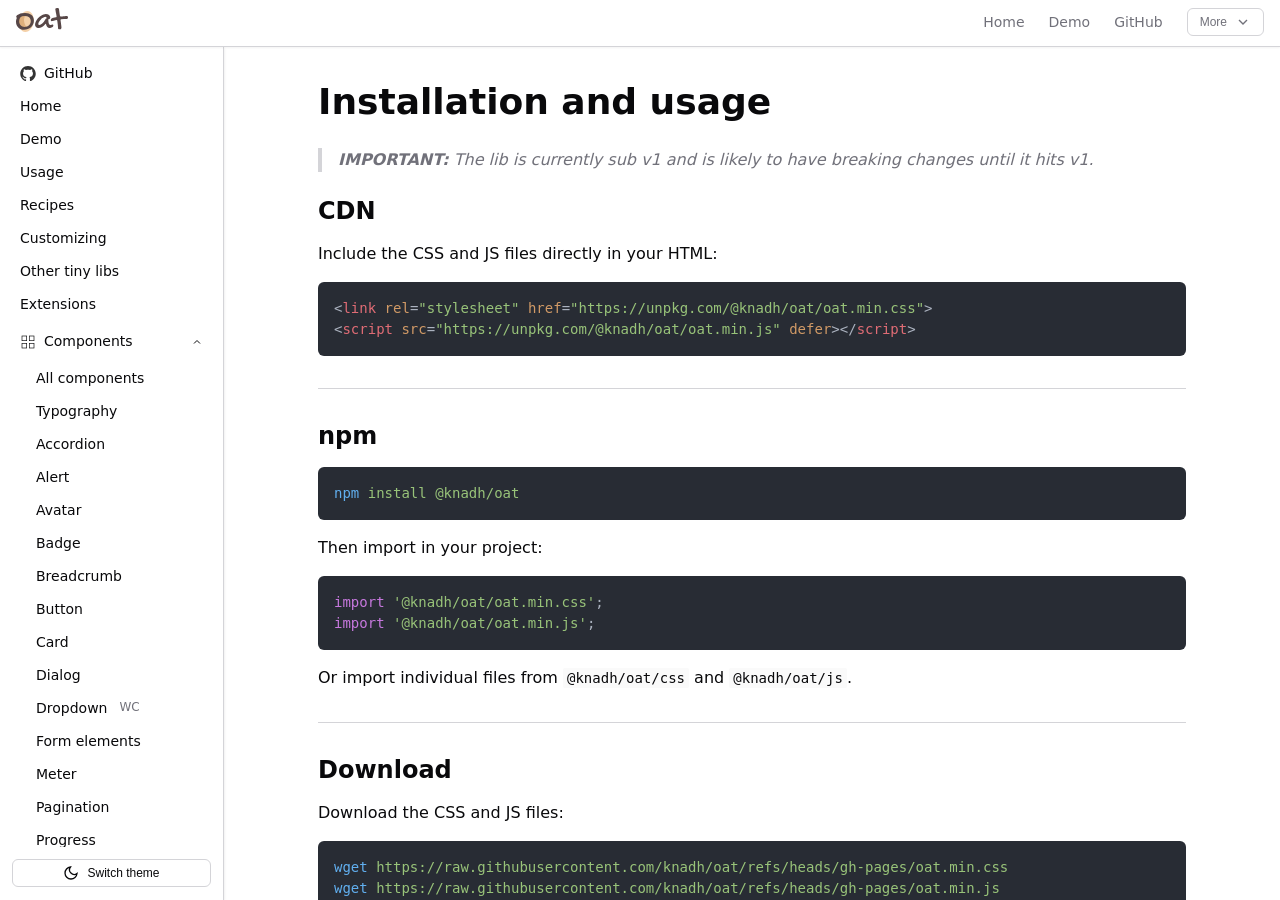
<file: usage/index.html>
<!DOCTYPE html>
<html lang="en">

<head>
  <meta charset="UTF-8">
  <meta name="viewport" content="width=device-width, initial-scale=1.0">
  <title>Installation and usage - Oat UI</title>

  <meta property="og:image" content="https://oat.ink/thumb.png">
  <link rel="stylesheet" href="/oat.min.css">
  <link rel="icon" href="/favicon.svg" type="image/svg+xml" />

  <script>
    // Prevent FOUC - apply theme before rendering.
    (function() {
      var t = localStorage.getItem('theme');
      if (t) {
        document.documentElement.style.colorScheme = t;
        document.documentElement.setAttribute('data-theme', t);
      }
    })();
  </script>
  <script src="/oat.min.js" defer></script>
  <script src="/main.js"></script>
  <link href="/style.css" rel="stylesheet" />
</head>

<body data-sidebar-layout class="usage">
  <nav data-topnav>
    <div class="row">
      <div class="col-4 branding">
        <button data-sidebar-toggle aria-label="Toggle sidebar menu" class="small">
          <svg width="18" height="18" viewBox="0 0 24 24" fill="none" stroke="currentColor" stroke-width="2" stroke-linecap="round" role="img" aria-label="Menu icon">
            <line x1="4" y1="7" x2="20" y2="7" />
            <line x1="4" y1="12" x2="20" y2="12" />
            <line x1="4" y1="17" x2="16" y2="17" />
          </svg>
        </button>

        <a href="/" class="favicon"><img src="/favicon.svg" alt="Oat UI" /></a>
        <a href="/" class="logo"><img src="/logo.svg" alt="Oat UI" /></a>
      </div>

      <div class="col-8 justify-end hstack">
        <a href="/">Home</a>
        <a href="/demo">Demo</a>
        <a href="https://github.com/knadh/oat">GitHub</a>
        <ot-dropdown>
          <button popovertarget="nav-menu" class="outline small">
            More
            <svg width="16" height="16" viewBox="0 0 24 24" fill="none" stroke="currentColor" stroke-width="2" aria-hidden="true"><path d="m6 9 6 6 6-6" /></svg>
          </button>
          <menu popover id="nav-menu">
            <a href="/usage" role="menuitem">Usage</a>
            <a href="/customizing" role="menuitem">Customizing</a>
            <a href="/other-libs" role="menuitem">Other libs</a>
            <hr>
            <a href="/recipes" role="menuitem">Recipes</a>
            <a href="/extensions" role="menuitem">Extensions</a>
          </menu>
        </ot-dropdown>
      </div>
    </div>
  </nav>

  <aside data-sidebar class="main-sidebar">
    <nav>
      <ul>
        <li><a href="https://github.com/knadh/oat"><img src="/github.svg" alt="GitHub icon" /> GitHub</a></li>
        <li><a href="/">Home</a></li>
        <li><a href="/demo/">Demo</a></li>
        <li><a href="/usage/">Usage</a></li>
        <li><a href="/recipes/">Recipes</a></li>
        <li><a href="/customizing/">Customizing</a></li>
        <li><a href="/other-libs/">Other tiny libs</a></li>
        <li><a href="/extensions/">Extensions</a></li>
        <li>
          <details open>
            <summary>
              <svg width="16" height="16" viewBox="0 0 24 24" fill="none" stroke="currentColor" stroke-width="1" aria-hidden="true">
                <rect x="3" y="3" width="7" height="7" />
                <rect x="14" y="3" width="7" height="7" />
                <rect x="14" y="14" width="7" height="7" />
                <rect x="3" y="14" width="7" height="7" />
              </svg>
              Components
            </summary>
            <ul>
              <li><a href="/components">All components</a></li>
              
              
              <li><a href="/components/#typography">Typography
                </a></li>
              
              <li><a href="/components/#accordion">Accordion
                </a></li>
              
              <li><a href="/components/#alert">Alert
                </a></li>
              
              <li><a href="/components/#avatar">Avatar
                </a></li>
              
              <li><a href="/components/#badge">Badge
                </a></li>
              
              <li><a href="/components/#breadcrumb">Breadcrumb
                </a></li>
              
              <li><a href="/components/#button">Button
                </a></li>
              
              <li><a href="/components/#card">Card
                </a></li>
              
              <li><a href="/components/#dialog">Dialog
                </a></li>
              
              <li><a href="/components/#dropdown">Dropdown
                <sup title="WebComponent">WC</sup></a></li>
              
              <li><a href="/components/#form">Form elements
                </a></li>
              
              <li><a href="/components/#meter">Meter
                </a></li>
              
              <li><a href="/components/#pagination">Pagination
                </a></li>
              
              <li><a href="/components/#progress">Progress
                </a></li>
              
              <li><a href="/components/#spinner">Spinner
                </a></li>
              
              <li><a href="/components/#skeleton">Skeleton
                </a></li>
              
              <li><a href="/components/#sidebar">Sidebar
                </a></li>
              
              <li><a href="/components/#switch">Switch
                </a></li>
              
              <li><a href="/components/#table">Table
                </a></li>
              
              <li><a href="/components/#tabs">Tabs
                <sup title="WebComponent">WC</sup></a></li>
              
              <li><a href="/components/#tooltip">Tooltip
                </a></li>
              
              <li><a href="/components/#toast">Toast
                </a></li>
              
              <li><a href="/components/#grid">Grid
                </a></li>
              
              <li><a href="/components/#utilities">Utils and helpers
                </a></li>
              
            </ul>
          </details>
        </li>
      </ul>
    </nav>
    <footer>
      <button class="outline small" onclick="toggleTheme()">
        <svg width="16" height="16" viewBox="0 0 24 24" fill="none" stroke="currentColor" stroke-width="2" class="icon-light" role="img" aria-label="Light mode">
          <circle cx="12" cy="12" r="5"/>
          <line x1="12" y1="1" x2="12" y2="3"/><line x1="12" y1="21" x2="12" y2="23"/>
          <line x1="4.22" y1="4.22" x2="5.64" y2="5.64"/><line x1="18.36" y1="18.36" x2="19.78" y2="19.78"/>
          <line x1="1" y1="12" x2="3" y2="12"/><line x1="21" y1="12" x2="23" y2="12"/>
          <line x1="4.22" y1="19.78" x2="5.64" y2="18.36"/><line x1="18.36" y1="5.64" x2="19.78" y2="4.22"/>
        </svg>

        <svg width="16" height="16" viewBox="0 0 24 24" fill="none" stroke="currentColor" stroke-width="2" class="icon-dark" role="img" aria-label="Dark mode">
          <path d="M21 12.79A9 9 0 1 1 11.21 3 7 7 0 0 0 21 12.79z"/>
        </svg>

        Switch theme
      </button>
    </footer>
  </aside>

  <main>
    <div class="container">
      
<h1>Installation and usage</h1>
<blockquote>
<p><strong>IMPORTANT:</strong> The lib is currently sub v1 and is likely to have breaking changes until it hits v1.</p>
</blockquote>
<h3 id="cdn">CDN</h3>
<p>Include the CSS and JS files directly in your HTML:</p>
<pre class="giallo" style="color: #ABB2BF; background-color: #282C34;"><code data-lang="html"><span class="giallo-l"><span>&lt;</span><span style="color: #E06C75;">link</span><span style="color: #D19A66;"> rel</span><span>=</span><span style="color: #98C379;">&quot;stylesheet&quot;</span><span style="color: #D19A66;"> href</span><span>=</span><span style="color: #98C379;">&quot;https://unpkg.com/@knadh/oat/oat.min.css&quot;</span><span>&gt;</span></span>
<span class="giallo-l"><span>&lt;</span><span style="color: #E06C75;">script</span><span style="color: #D19A66;"> src</span><span>=</span><span style="color: #98C379;">&quot;https://unpkg.com/@knadh/oat/oat.min.js&quot;</span><span style="color: #D19A66;"> defer</span><span>&gt;&lt;/</span><span style="color: #E06C75;">script</span><span>&gt;</span></span></code></pre>
<hr />
<h3 id="npm">npm</h3>
<pre class="giallo" style="color: #ABB2BF; background-color: #282C34;"><code data-lang="shellscript"><span class="giallo-l"><span style="color: #61AFEF;">npm</span><span style="color: #98C379;"> install @knadh/oat</span></span></code></pre>
<p>Then import in your project:</p>
<pre class="giallo" style="color: #ABB2BF; background-color: #282C34;"><code data-lang="javascript"><span class="giallo-l"><span style="color: #C678DD;">import</span><span style="color: #98C379;"> &#39;@knadh/oat/oat.min.css&#39;</span><span>;</span></span>
<span class="giallo-l"><span style="color: #C678DD;">import</span><span style="color: #98C379;"> &#39;@knadh/oat/oat.min.js&#39;</span><span>;</span></span></code></pre>
<p>Or import individual files from <code>@knadh/oat/css</code> and <code>@knadh/oat/js</code>.</p>
<hr />
<h3 id="download">Download</h3>
<p>Download the CSS and JS files:</p>
<pre class="giallo" style="color: #ABB2BF; background-color: #282C34;"><code data-lang="shellscript"><span class="giallo-l"><span style="color: #61AFEF;">wget</span><span style="color: #98C379;"> https://raw.githubusercontent.com/knadh/oat/refs/heads/gh-pages/oat.min.css</span></span>
<span class="giallo-l"><span style="color: #61AFEF;">wget</span><span style="color: #98C379;"> https://raw.githubusercontent.com/knadh/oat/refs/heads/gh-pages/oat.min.js</span></span></code></pre>
<p>Then include them in your project:</p>
<pre class="giallo" style="color: #ABB2BF; background-color: #282C34;"><code data-lang="html"><span class="giallo-l"><span>&lt;</span><span style="color: #E06C75;">link</span><span style="color: #D19A66;"> rel</span><span>=</span><span style="color: #98C379;">&quot;stylesheet&quot;</span><span style="color: #D19A66;"> href</span><span>=</span><span style="color: #98C379;">&quot;./oat.min.css&quot;</span><span>&gt;</span></span>
<span class="giallo-l"><span>&lt;</span><span style="color: #E06C75;">script</span><span style="color: #D19A66;"> src</span><span>=</span><span style="color: #98C379;">&quot;./oat.min.js&quot;</span><span style="color: #D19A66;"> defer</span><span>&gt;&lt;/</span><span style="color: #E06C75;">script</span><span>&gt;</span></span></code></pre><h2 id="basic-usage">Basic usage</h2>
<p>Oat styles semantic HTML elements by default. No classes needed for basic styling:</p>
<pre class="giallo" style="color: #ABB2BF; background-color: #282C34;"><code data-lang="html"><span class="giallo-l"><span>&lt;!</span><span style="color: #E06C75;">DOCTYPE</span><span style="color: #D19A66;"> html</span><span>&gt;</span></span>
<span class="giallo-l"><span>&lt;</span><span style="color: #E06C75;">html</span><span style="color: #D19A66;"> lang</span><span>=</span><span style="color: #98C379;">&quot;en&quot;</span><span>&gt;</span></span>
<span class="giallo-l"><span>&lt;</span><span style="color: #E06C75;">head</span><span>&gt;</span></span>
<span class="giallo-l"><span>  &lt;</span><span style="color: #E06C75;">meta</span><span style="color: #D19A66;"> charset</span><span>=</span><span style="color: #98C379;">&quot;UTF-8&quot;</span><span>&gt;</span></span>
<span class="giallo-l"><span>  &lt;</span><span style="color: #E06C75;">meta</span><span style="color: #D19A66;"> name</span><span>=</span><span style="color: #98C379;">&quot;viewport&quot;</span><span style="color: #D19A66;"> content</span><span>=</span><span style="color: #98C379;">&quot;width=device-width, initial-scale=1.0&quot;</span><span>&gt;</span></span>
<span class="giallo-l"><span>  &lt;</span><span style="color: #E06C75;">title</span><span>&gt;My App&lt;/</span><span style="color: #E06C75;">title</span><span>&gt;</span></span>
<span class="giallo-l"><span>  &lt;</span><span style="color: #E06C75;">link</span><span style="color: #D19A66;"> rel</span><span>=</span><span style="color: #98C379;">&quot;stylesheet&quot;</span><span style="color: #D19A66;"> href</span><span>=</span><span style="color: #98C379;">&quot;oat.min.css&quot;</span><span>&gt;</span></span>
<span class="giallo-l"><span>  &lt;</span><span style="color: #E06C75;">script</span><span style="color: #D19A66;"> src</span><span>=</span><span style="color: #98C379;">&quot;oat.min.js&quot;</span><span style="color: #D19A66;"> defer</span><span>&gt;&lt;/</span><span style="color: #E06C75;">script</span><span>&gt;</span></span>
<span class="giallo-l"><span>&lt;/</span><span style="color: #E06C75;">head</span><span>&gt;</span></span>
<span class="giallo-l"><span>&lt;</span><span style="color: #E06C75;">body</span><span>&gt;</span></span>
<span class="giallo-l"><span>  &lt;</span><span style="color: #E06C75;">h1</span><span>&gt;Hello World&lt;/</span><span style="color: #E06C75;">h1</span><span>&gt;</span></span>
<span class="giallo-l"><span>  &lt;</span><span style="color: #E06C75;">p</span><span>&gt;This paragraph is styled automatically.&lt;/</span><span style="color: #E06C75;">p</span><span>&gt;</span></span>
<span class="giallo-l"><span>  &lt;</span><span style="color: #E06C75;">button</span><span>&gt;Click me&lt;/</span><span style="color: #E06C75;">button</span><span>&gt;</span></span>
<span class="giallo-l"><span>&lt;/</span><span style="color: #E06C75;">body</span><span>&gt;</span></span>
<span class="giallo-l"><span>&lt;/</span><span style="color: #E06C75;">html</span><span>&gt;</span></span></code></pre>
<hr />
<h1 id="local-dev-setup">Local dev setup</h1>
<h3 id="requirements">Requirements</h3>
<ul>
<li><a rel="external" href="https://github.com/getzola/zola/releases">zola</a> static site generator installed to preview the docs/demo site and to try out changes.</li>
<li><a rel="external" href="https://esbuild.github.io/">esbuild</a> installed for bundling+minifying JS and CSS.</li>
</ul>
<h3 id="running">Running</h3>
<ul>
<li>Clone the <a rel="external" href="https://github.com/knadh/oat">oat repo</a></li>
<li><code>cd docs</code> and run <code>zola serve</code> to access the docs/demo site at http://localhost:1111</li>
<li>After changing any CSS or JS files, run <code>make dist</code>. The demo site auto-updates with the changes.</li>
</ul>



      <footer class="footer text-light">&copy; <a href="https://nadh.in"><small class="text-light">Kailash Nadh</small></a></footer>
    </div>
  </main>
</body>
</html>
</file>
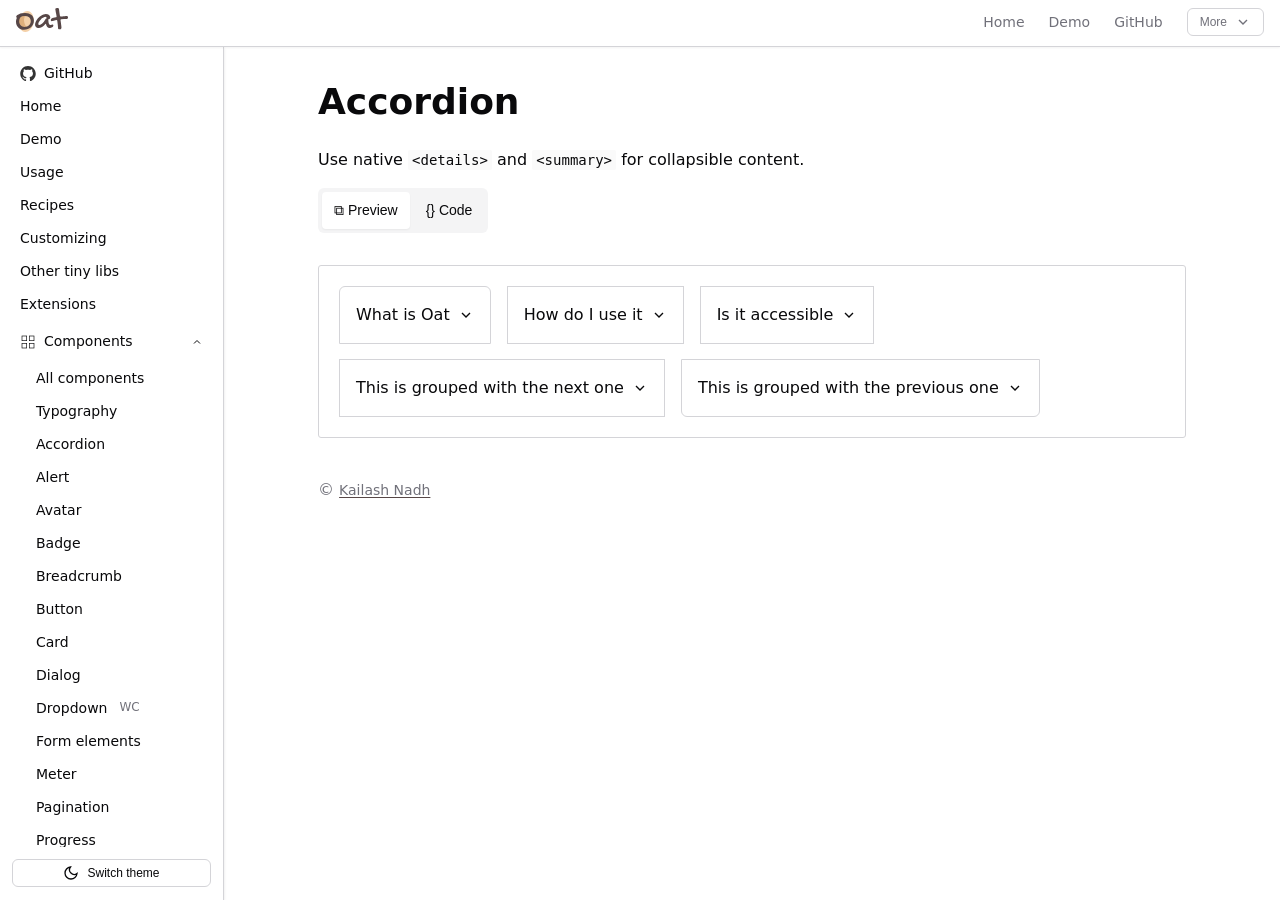
<file: components/accordion/index.html>
<!DOCTYPE html>
<html lang="en">

<head>
  <meta charset="UTF-8">
  <meta name="viewport" content="width=device-width, initial-scale=1.0">
  <title>Accordion - Oat UI</title>

  <meta property="og:image" content="https://oat.ink/thumb.png">
  <link rel="stylesheet" href="/oat.min.css">
  <link rel="icon" href="/favicon.svg" type="image/svg+xml" />

  <script>
    // Prevent FOUC - apply theme before rendering.
    (function() {
      var t = localStorage.getItem('theme');
      if (t) {
        document.documentElement.style.colorScheme = t;
        document.documentElement.setAttribute('data-theme', t);
      }
    })();
  </script>
  <script src="/oat.min.js" defer></script>
  <script src="/main.js"></script>
  <link href="/style.css" rel="stylesheet" />
</head>

<body data-sidebar-layout class="components-accordion">
  <nav data-topnav>
    <div class="row">
      <div class="col-4 branding">
        <button data-sidebar-toggle aria-label="Toggle sidebar menu" class="small">
          <svg width="18" height="18" viewBox="0 0 24 24" fill="none" stroke="currentColor" stroke-width="2" stroke-linecap="round" role="img" aria-label="Menu icon">
            <line x1="4" y1="7" x2="20" y2="7" />
            <line x1="4" y1="12" x2="20" y2="12" />
            <line x1="4" y1="17" x2="16" y2="17" />
          </svg>
        </button>

        <a href="/" class="favicon"><img src="/favicon.svg" alt="Oat UI" /></a>
        <a href="/" class="logo"><img src="/logo.svg" alt="Oat UI" /></a>
      </div>

      <div class="col-8 justify-end hstack">
        <a href="/">Home</a>
        <a href="/demo">Demo</a>
        <a href="https://github.com/knadh/oat">GitHub</a>
        <ot-dropdown>
          <button popovertarget="nav-menu" class="outline small">
            More
            <svg width="16" height="16" viewBox="0 0 24 24" fill="none" stroke="currentColor" stroke-width="2" aria-hidden="true"><path d="m6 9 6 6 6-6" /></svg>
          </button>
          <menu popover id="nav-menu">
            <a href="/usage" role="menuitem">Usage</a>
            <a href="/customizing" role="menuitem">Customizing</a>
            <a href="/other-libs" role="menuitem">Other libs</a>
            <hr>
            <a href="/recipes" role="menuitem">Recipes</a>
            <a href="/extensions" role="menuitem">Extensions</a>
          </menu>
        </ot-dropdown>
      </div>
    </div>
  </nav>

  <aside data-sidebar class="main-sidebar">
    <nav>
      <ul>
        <li><a href="https://github.com/knadh/oat"><img src="/github.svg" alt="GitHub icon" /> GitHub</a></li>
        <li><a href="/">Home</a></li>
        <li><a href="/demo/">Demo</a></li>
        <li><a href="/usage/">Usage</a></li>
        <li><a href="/recipes/">Recipes</a></li>
        <li><a href="/customizing/">Customizing</a></li>
        <li><a href="/other-libs/">Other tiny libs</a></li>
        <li><a href="/extensions/">Extensions</a></li>
        <li>
          <details open>
            <summary>
              <svg width="16" height="16" viewBox="0 0 24 24" fill="none" stroke="currentColor" stroke-width="1" aria-hidden="true">
                <rect x="3" y="3" width="7" height="7" />
                <rect x="14" y="3" width="7" height="7" />
                <rect x="14" y="14" width="7" height="7" />
                <rect x="3" y="14" width="7" height="7" />
              </svg>
              Components
            </summary>
            <ul>
              <li><a href="/components">All components</a></li>
              
              
              <li><a href="/components/#typography">Typography
                </a></li>
              
              <li><a href="/components/#accordion">Accordion
                </a></li>
              
              <li><a href="/components/#alert">Alert
                </a></li>
              
              <li><a href="/components/#avatar">Avatar
                </a></li>
              
              <li><a href="/components/#badge">Badge
                </a></li>
              
              <li><a href="/components/#breadcrumb">Breadcrumb
                </a></li>
              
              <li><a href="/components/#button">Button
                </a></li>
              
              <li><a href="/components/#card">Card
                </a></li>
              
              <li><a href="/components/#dialog">Dialog
                </a></li>
              
              <li><a href="/components/#dropdown">Dropdown
                <sup title="WebComponent">WC</sup></a></li>
              
              <li><a href="/components/#form">Form elements
                </a></li>
              
              <li><a href="/components/#meter">Meter
                </a></li>
              
              <li><a href="/components/#pagination">Pagination
                </a></li>
              
              <li><a href="/components/#progress">Progress
                </a></li>
              
              <li><a href="/components/#spinner">Spinner
                </a></li>
              
              <li><a href="/components/#skeleton">Skeleton
                </a></li>
              
              <li><a href="/components/#sidebar">Sidebar
                </a></li>
              
              <li><a href="/components/#switch">Switch
                </a></li>
              
              <li><a href="/components/#table">Table
                </a></li>
              
              <li><a href="/components/#tabs">Tabs
                <sup title="WebComponent">WC</sup></a></li>
              
              <li><a href="/components/#tooltip">Tooltip
                </a></li>
              
              <li><a href="/components/#toast">Toast
                </a></li>
              
              <li><a href="/components/#grid">Grid
                </a></li>
              
              <li><a href="/components/#utilities">Utils and helpers
                </a></li>
              
            </ul>
          </details>
        </li>
      </ul>
    </nav>
    <footer>
      <button class="outline small" onclick="toggleTheme()">
        <svg width="16" height="16" viewBox="0 0 24 24" fill="none" stroke="currentColor" stroke-width="2" class="icon-light" role="img" aria-label="Light mode">
          <circle cx="12" cy="12" r="5"/>
          <line x1="12" y1="1" x2="12" y2="3"/><line x1="12" y1="21" x2="12" y2="23"/>
          <line x1="4.22" y1="4.22" x2="5.64" y2="5.64"/><line x1="18.36" y1="18.36" x2="19.78" y2="19.78"/>
          <line x1="1" y1="12" x2="3" y2="12"/><line x1="21" y1="12" x2="23" y2="12"/>
          <line x1="4.22" y1="19.78" x2="5.64" y2="18.36"/><line x1="18.36" y1="5.64" x2="19.78" y2="4.22"/>
        </svg>

        <svg width="16" height="16" viewBox="0 0 24 24" fill="none" stroke="currentColor" stroke-width="2" class="icon-dark" role="img" aria-label="Dark mode">
          <path d="M21 12.79A9 9 0 1 1 11.21 3 7 7 0 0 0 21 12.79z"/>
        </svg>

        Switch theme
      </button>
    </footer>
  </aside>

  <main>
    <div class="container">
      
<h1>Accordion</h1>
<p>Use native <code>&lt;details&gt;</code> and <code>&lt;summary&gt;</code> for collapsible content.</p>
<div class="ot-demo">
<pre class="giallo" style="color: #ABB2BF; background-color: #282C34;"><code data-lang="html"><span class="giallo-l"><span>&lt;</span><span style="color: #E06C75;">details</span><span>&gt;</span></span>
<span class="giallo-l"><span>  &lt;</span><span style="color: #E06C75;">summary</span><span>&gt;What is Oat&lt;/</span><span style="color: #E06C75;">summary</span><span>&gt;</span></span>
<span class="giallo-l"><span>  &lt;</span><span style="color: #E06C75;">p</span><span>&gt;Oat is a minimal, semantic-first UI component library with zero dependencies.&lt;/</span><span style="color: #E06C75;">p</span><span>&gt;</span></span>
<span class="giallo-l"><span>&lt;/</span><span style="color: #E06C75;">details</span><span>&gt;</span></span>
<span class="giallo-l"></span>
<span class="giallo-l"><span>&lt;</span><span style="color: #E06C75;">details</span><span>&gt;</span></span>
<span class="giallo-l"><span>  &lt;</span><span style="color: #E06C75;">summary</span><span>&gt;How do I use it&lt;/</span><span style="color: #E06C75;">summary</span><span>&gt;</span></span>
<span class="giallo-l"><span>  &lt;</span><span style="color: #E06C75;">p</span><span>&gt;Include the CSS and JS files, then write semantic HTML. Most elements are styled by default.&lt;/</span><span style="color: #E06C75;">p</span><span>&gt;</span></span>
<span class="giallo-l"><span>&lt;/</span><span style="color: #E06C75;">details</span><span>&gt;</span></span>
<span class="giallo-l"></span>
<span class="giallo-l"><span>&lt;</span><span style="color: #E06C75;">details</span><span>&gt;</span></span>
<span class="giallo-l"><span>  &lt;</span><span style="color: #E06C75;">summary</span><span>&gt;Is it accessible&lt;/</span><span style="color: #E06C75;">summary</span><span>&gt;</span></span>
<span class="giallo-l"><span>  &lt;</span><span style="color: #E06C75;">p</span><span>&gt;Yes! It uses semantic HTML and ARIA attributes. Keyboard navigation works out of the box.&lt;/</span><span style="color: #E06C75;">p</span><span>&gt;</span></span>
<span class="giallo-l"><span>&lt;/</span><span style="color: #E06C75;">details</span><span>&gt;</span></span>
<span class="giallo-l"></span>
<span class="giallo-l"><span>&lt;</span><span style="color: #E06C75;">details</span><span style="color: #D19A66;"> name</span><span>=</span><span style="color: #98C379;">&quot;same&quot;</span><span>&gt;</span></span>
<span class="giallo-l"><span>  &lt;</span><span style="color: #E06C75;">summary</span><span>&gt;This is grouped with the next one&lt;/</span><span style="color: #E06C75;">summary</span><span>&gt;</span></span>
<span class="giallo-l"><span>  &lt;</span><span style="color: #E06C75;">p</span><span>&gt;Using the &lt;</span><span style="color: #E06C75;">code</span><span>&gt;name&lt;/</span><span style="color: #E06C75;">code</span><span>&gt; attribute groups items like radio.&lt;/</span><span style="color: #E06C75;">p</span><span>&gt;</span></span>
<span class="giallo-l"><span>&lt;/</span><span style="color: #E06C75;">details</span><span>&gt;</span></span>
<span class="giallo-l"></span>
<span class="giallo-l"><span>&lt;</span><span style="color: #E06C75;">details</span><span style="color: #D19A66;"> name</span><span>=</span><span style="color: #98C379;">&quot;same&quot;</span><span>&gt;</span></span>
<span class="giallo-l"><span>  &lt;</span><span style="color: #E06C75;">summary</span><span>&gt;This is grouped with the previous one&lt;/</span><span style="color: #E06C75;">summary</span><span>&gt;</span></span>
<span class="giallo-l"><span>  &lt;</span><span style="color: #E06C75;">p</span><span>&gt;Using the &lt;</span><span style="color: #E06C75;">code</span><span>&gt;name&lt;/</span><span style="color: #E06C75;">code</span><span>&gt; attribute groups items like radio.&lt;/</span><span style="color: #E06C75;">p</span><span>&gt;</span></span>
<span class="giallo-l"><span>&lt;/</span><span style="color: #E06C75;">details</span><span>&gt;</span></span></code></pre>
</div>



      <footer class="footer text-light">&copy; <a href="https://nadh.in"><small class="text-light">Kailash Nadh</small></a></footer>
    </div>
  </main>
</body>
</html>
</file>
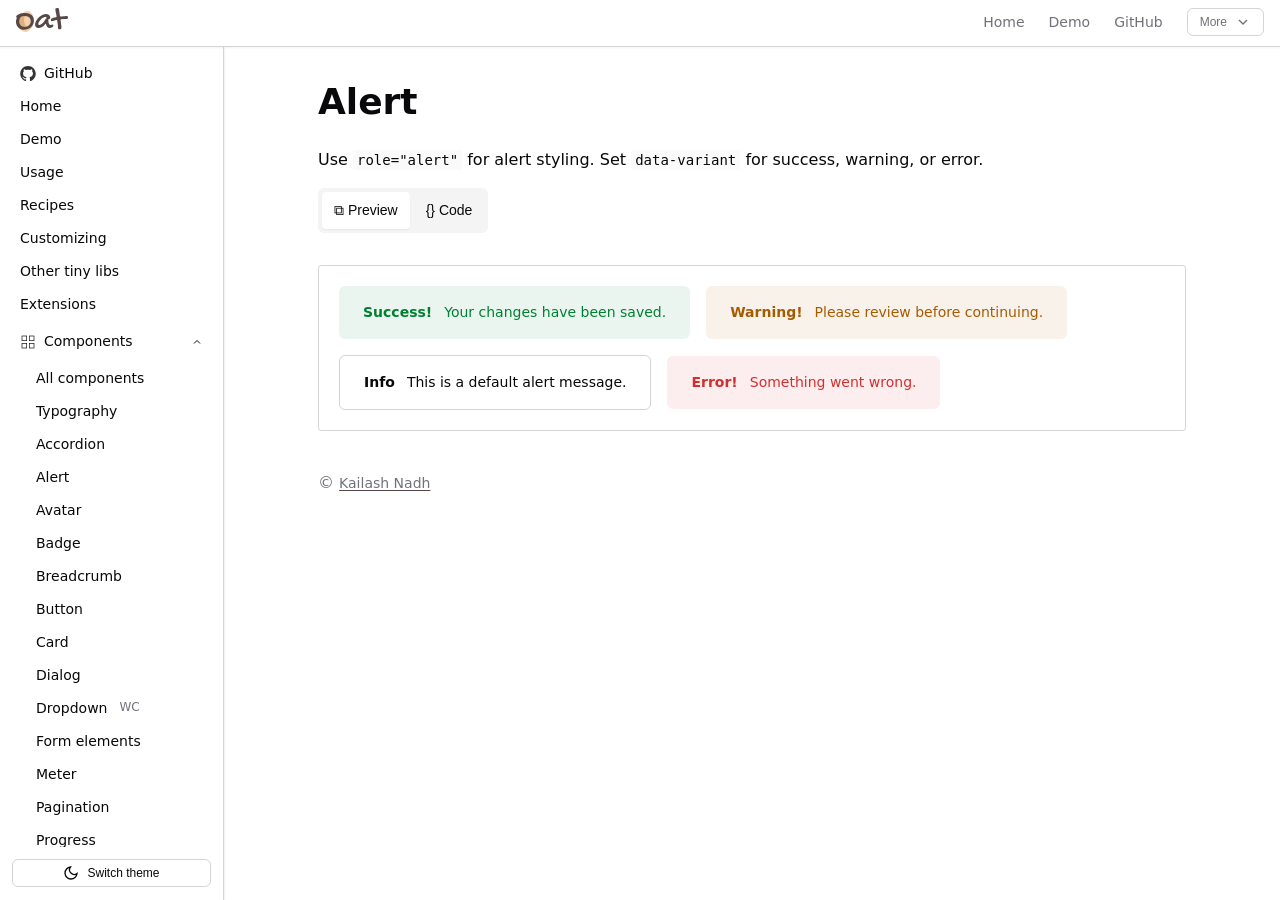
<file: components/alert/index.html>
<!DOCTYPE html>
<html lang="en">

<head>
  <meta charset="UTF-8">
  <meta name="viewport" content="width=device-width, initial-scale=1.0">
  <title>Alert - Oat UI</title>

  <meta property="og:image" content="https://oat.ink/thumb.png">
  <link rel="stylesheet" href="/oat.min.css">
  <link rel="icon" href="/favicon.svg" type="image/svg+xml" />

  <script>
    // Prevent FOUC - apply theme before rendering.
    (function() {
      var t = localStorage.getItem('theme');
      if (t) {
        document.documentElement.style.colorScheme = t;
        document.documentElement.setAttribute('data-theme', t);
      }
    })();
  </script>
  <script src="/oat.min.js" defer></script>
  <script src="/main.js"></script>
  <link href="/style.css" rel="stylesheet" />
</head>

<body data-sidebar-layout class="components-alert">
  <nav data-topnav>
    <div class="row">
      <div class="col-4 branding">
        <button data-sidebar-toggle aria-label="Toggle sidebar menu" class="small">
          <svg width="18" height="18" viewBox="0 0 24 24" fill="none" stroke="currentColor" stroke-width="2" stroke-linecap="round" role="img" aria-label="Menu icon">
            <line x1="4" y1="7" x2="20" y2="7" />
            <line x1="4" y1="12" x2="20" y2="12" />
            <line x1="4" y1="17" x2="16" y2="17" />
          </svg>
        </button>

        <a href="/" class="favicon"><img src="/favicon.svg" alt="Oat UI" /></a>
        <a href="/" class="logo"><img src="/logo.svg" alt="Oat UI" /></a>
      </div>

      <div class="col-8 justify-end hstack">
        <a href="/">Home</a>
        <a href="/demo">Demo</a>
        <a href="https://github.com/knadh/oat">GitHub</a>
        <ot-dropdown>
          <button popovertarget="nav-menu" class="outline small">
            More
            <svg width="16" height="16" viewBox="0 0 24 24" fill="none" stroke="currentColor" stroke-width="2" aria-hidden="true"><path d="m6 9 6 6 6-6" /></svg>
          </button>
          <menu popover id="nav-menu">
            <a href="/usage" role="menuitem">Usage</a>
            <a href="/customizing" role="menuitem">Customizing</a>
            <a href="/other-libs" role="menuitem">Other libs</a>
            <hr>
            <a href="/recipes" role="menuitem">Recipes</a>
            <a href="/extensions" role="menuitem">Extensions</a>
          </menu>
        </ot-dropdown>
      </div>
    </div>
  </nav>

  <aside data-sidebar class="main-sidebar">
    <nav>
      <ul>
        <li><a href="https://github.com/knadh/oat"><img src="/github.svg" alt="GitHub icon" /> GitHub</a></li>
        <li><a href="/">Home</a></li>
        <li><a href="/demo/">Demo</a></li>
        <li><a href="/usage/">Usage</a></li>
        <li><a href="/recipes/">Recipes</a></li>
        <li><a href="/customizing/">Customizing</a></li>
        <li><a href="/other-libs/">Other tiny libs</a></li>
        <li><a href="/extensions/">Extensions</a></li>
        <li>
          <details open>
            <summary>
              <svg width="16" height="16" viewBox="0 0 24 24" fill="none" stroke="currentColor" stroke-width="1" aria-hidden="true">
                <rect x="3" y="3" width="7" height="7" />
                <rect x="14" y="3" width="7" height="7" />
                <rect x="14" y="14" width="7" height="7" />
                <rect x="3" y="14" width="7" height="7" />
              </svg>
              Components
            </summary>
            <ul>
              <li><a href="/components">All components</a></li>
              
              
              <li><a href="/components/#typography">Typography
                </a></li>
              
              <li><a href="/components/#accordion">Accordion
                </a></li>
              
              <li><a href="/components/#alert">Alert
                </a></li>
              
              <li><a href="/components/#avatar">Avatar
                </a></li>
              
              <li><a href="/components/#badge">Badge
                </a></li>
              
              <li><a href="/components/#breadcrumb">Breadcrumb
                </a></li>
              
              <li><a href="/components/#button">Button
                </a></li>
              
              <li><a href="/components/#card">Card
                </a></li>
              
              <li><a href="/components/#dialog">Dialog
                </a></li>
              
              <li><a href="/components/#dropdown">Dropdown
                <sup title="WebComponent">WC</sup></a></li>
              
              <li><a href="/components/#form">Form elements
                </a></li>
              
              <li><a href="/components/#meter">Meter
                </a></li>
              
              <li><a href="/components/#pagination">Pagination
                </a></li>
              
              <li><a href="/components/#progress">Progress
                </a></li>
              
              <li><a href="/components/#spinner">Spinner
                </a></li>
              
              <li><a href="/components/#skeleton">Skeleton
                </a></li>
              
              <li><a href="/components/#sidebar">Sidebar
                </a></li>
              
              <li><a href="/components/#switch">Switch
                </a></li>
              
              <li><a href="/components/#table">Table
                </a></li>
              
              <li><a href="/components/#tabs">Tabs
                <sup title="WebComponent">WC</sup></a></li>
              
              <li><a href="/components/#tooltip">Tooltip
                </a></li>
              
              <li><a href="/components/#toast">Toast
                </a></li>
              
              <li><a href="/components/#grid">Grid
                </a></li>
              
              <li><a href="/components/#utilities">Utils and helpers
                </a></li>
              
            </ul>
          </details>
        </li>
      </ul>
    </nav>
    <footer>
      <button class="outline small" onclick="toggleTheme()">
        <svg width="16" height="16" viewBox="0 0 24 24" fill="none" stroke="currentColor" stroke-width="2" class="icon-light" role="img" aria-label="Light mode">
          <circle cx="12" cy="12" r="5"/>
          <line x1="12" y1="1" x2="12" y2="3"/><line x1="12" y1="21" x2="12" y2="23"/>
          <line x1="4.22" y1="4.22" x2="5.64" y2="5.64"/><line x1="18.36" y1="18.36" x2="19.78" y2="19.78"/>
          <line x1="1" y1="12" x2="3" y2="12"/><line x1="21" y1="12" x2="23" y2="12"/>
          <line x1="4.22" y1="19.78" x2="5.64" y2="18.36"/><line x1="18.36" y1="5.64" x2="19.78" y2="4.22"/>
        </svg>

        <svg width="16" height="16" viewBox="0 0 24 24" fill="none" stroke="currentColor" stroke-width="2" class="icon-dark" role="img" aria-label="Dark mode">
          <path d="M21 12.79A9 9 0 1 1 11.21 3 7 7 0 0 0 21 12.79z"/>
        </svg>

        Switch theme
      </button>
    </footer>
  </aside>

  <main>
    <div class="container">
      
<h1>Alert</h1>
<p>Use <code>role="alert"</code> for alert styling. Set <code>data-variant</code> for success, warning, or error.</p>
<div class="ot-demo">
<pre class="giallo" style="color: #ABB2BF; background-color: #282C34;"><code data-lang="html"><span class="giallo-l"><span>&lt;</span><span style="color: #E06C75;">div</span><span style="color: #D19A66;"> role</span><span>=</span><span style="color: #98C379;">&quot;alert&quot;</span><span style="color: #D19A66;"> data-variant</span><span>=</span><span style="color: #98C379;">&quot;success&quot;</span><span>&gt;</span></span>
<span class="giallo-l"><span>  &lt;</span><span style="color: #E06C75;">strong</span><span>&gt;Success!&lt;/</span><span style="color: #E06C75;">strong</span><span>&gt; Your changes have been saved.</span></span>
<span class="giallo-l"><span>&lt;/</span><span style="color: #E06C75;">div</span><span>&gt;</span></span>
<span class="giallo-l"></span>
<span class="giallo-l"><span>&lt;</span><span style="color: #E06C75;">div</span><span style="color: #D19A66;"> role</span><span>=</span><span style="color: #98C379;">&quot;alert&quot;</span><span style="color: #D19A66;"> data-variant</span><span>=</span><span style="color: #98C379;">&quot;warning&quot;</span><span>&gt;</span></span>
<span class="giallo-l"><span>  &lt;</span><span style="color: #E06C75;">strong</span><span>&gt;Warning!&lt;/</span><span style="color: #E06C75;">strong</span><span>&gt; Please review before continuing.</span></span>
<span class="giallo-l"><span>&lt;/</span><span style="color: #E06C75;">div</span><span>&gt;</span></span>
<span class="giallo-l"></span>
<span class="giallo-l"><span>&lt;</span><span style="color: #E06C75;">div</span><span style="color: #D19A66;"> role</span><span>=</span><span style="color: #98C379;">&quot;alert&quot;</span><span>&gt;</span></span>
<span class="giallo-l"><span>  &lt;</span><span style="color: #E06C75;">strong</span><span>&gt;Info&lt;/</span><span style="color: #E06C75;">strong</span><span>&gt; This is a default alert message.</span></span>
<span class="giallo-l"><span>&lt;/</span><span style="color: #E06C75;">div</span><span>&gt;</span></span>
<span class="giallo-l"></span>
<span class="giallo-l"><span>&lt;</span><span style="color: #E06C75;">div</span><span style="color: #D19A66;"> role</span><span>=</span><span style="color: #98C379;">&quot;alert&quot;</span><span style="color: #D19A66;"> data-variant</span><span>=</span><span style="color: #98C379;">&quot;error&quot;</span><span>&gt;</span></span>
<span class="giallo-l"><span>  &lt;</span><span style="color: #E06C75;">strong</span><span>&gt;Error!&lt;/</span><span style="color: #E06C75;">strong</span><span>&gt; Something went wrong.</span></span>
<span class="giallo-l"><span>&lt;/</span><span style="color: #E06C75;">div</span><span>&gt;</span></span></code></pre>
</div>



      <footer class="footer text-light">&copy; <a href="https://nadh.in"><small class="text-light">Kailash Nadh</small></a></footer>
    </div>
  </main>
</body>
</html>
</file>
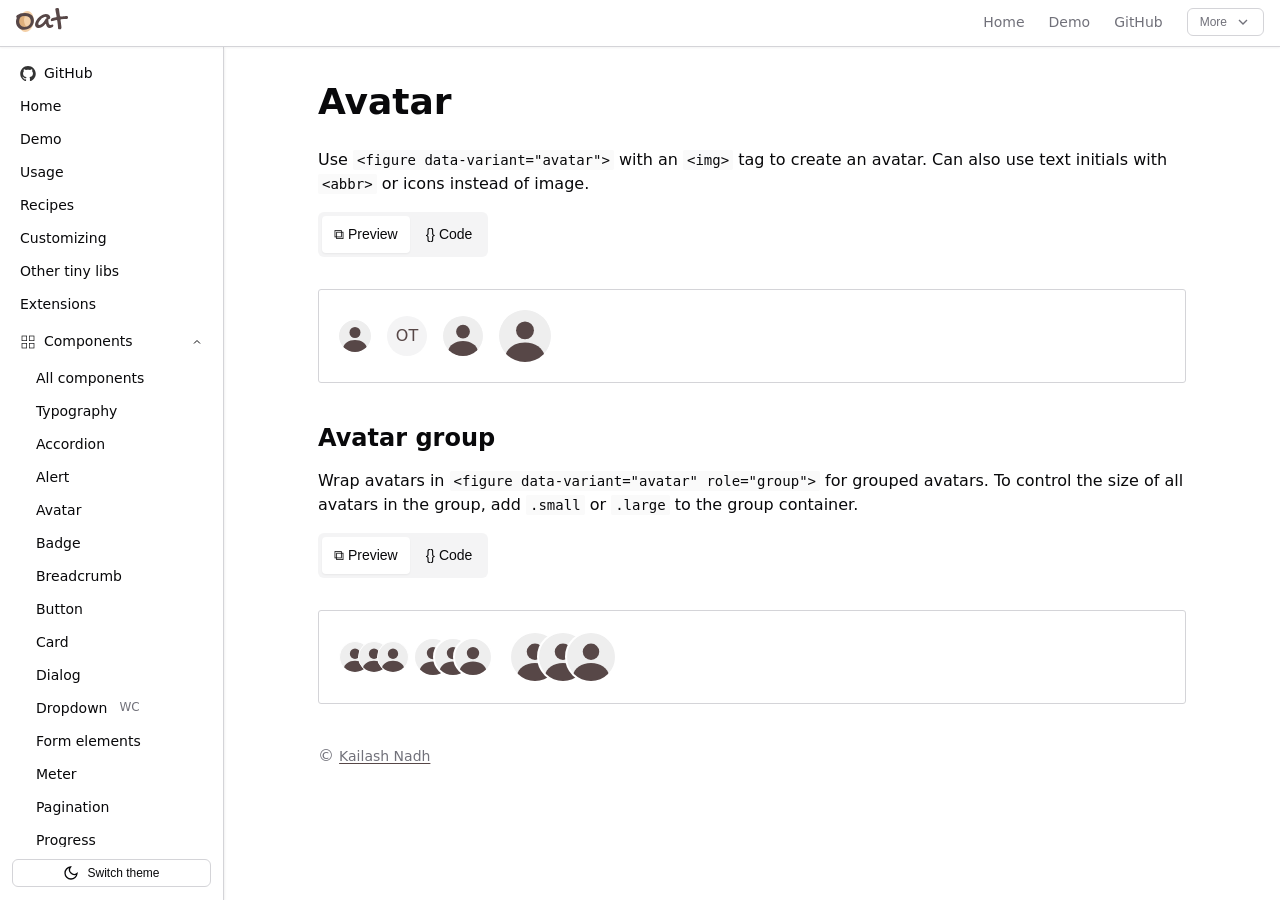
<file: components/avatar/index.html>
<!DOCTYPE html>
<html lang="en">

<head>
  <meta charset="UTF-8">
  <meta name="viewport" content="width=device-width, initial-scale=1.0">
  <title>Avatar - Oat UI</title>

  <meta property="og:image" content="https://oat.ink/thumb.png">
  <link rel="stylesheet" href="/oat.min.css">
  <link rel="icon" href="/favicon.svg" type="image/svg+xml" />

  <script>
    // Prevent FOUC - apply theme before rendering.
    (function() {
      var t = localStorage.getItem('theme');
      if (t) {
        document.documentElement.style.colorScheme = t;
        document.documentElement.setAttribute('data-theme', t);
      }
    })();
  </script>
  <script src="/oat.min.js" defer></script>
  <script src="/main.js"></script>
  <link href="/style.css" rel="stylesheet" />
</head>

<body data-sidebar-layout class="components-avatar">
  <nav data-topnav>
    <div class="row">
      <div class="col-4 branding">
        <button data-sidebar-toggle aria-label="Toggle sidebar menu" class="small">
          <svg width="18" height="18" viewBox="0 0 24 24" fill="none" stroke="currentColor" stroke-width="2" stroke-linecap="round" role="img" aria-label="Menu icon">
            <line x1="4" y1="7" x2="20" y2="7" />
            <line x1="4" y1="12" x2="20" y2="12" />
            <line x1="4" y1="17" x2="16" y2="17" />
          </svg>
        </button>

        <a href="/" class="favicon"><img src="/favicon.svg" alt="Oat UI" /></a>
        <a href="/" class="logo"><img src="/logo.svg" alt="Oat UI" /></a>
      </div>

      <div class="col-8 justify-end hstack">
        <a href="/">Home</a>
        <a href="/demo">Demo</a>
        <a href="https://github.com/knadh/oat">GitHub</a>
        <ot-dropdown>
          <button popovertarget="nav-menu" class="outline small">
            More
            <svg width="16" height="16" viewBox="0 0 24 24" fill="none" stroke="currentColor" stroke-width="2" aria-hidden="true"><path d="m6 9 6 6 6-6" /></svg>
          </button>
          <menu popover id="nav-menu">
            <a href="/usage" role="menuitem">Usage</a>
            <a href="/customizing" role="menuitem">Customizing</a>
            <a href="/other-libs" role="menuitem">Other libs</a>
            <hr>
            <a href="/recipes" role="menuitem">Recipes</a>
            <a href="/extensions" role="menuitem">Extensions</a>
          </menu>
        </ot-dropdown>
      </div>
    </div>
  </nav>

  <aside data-sidebar class="main-sidebar">
    <nav>
      <ul>
        <li><a href="https://github.com/knadh/oat"><img src="/github.svg" alt="GitHub icon" /> GitHub</a></li>
        <li><a href="/">Home</a></li>
        <li><a href="/demo/">Demo</a></li>
        <li><a href="/usage/">Usage</a></li>
        <li><a href="/recipes/">Recipes</a></li>
        <li><a href="/customizing/">Customizing</a></li>
        <li><a href="/other-libs/">Other tiny libs</a></li>
        <li><a href="/extensions/">Extensions</a></li>
        <li>
          <details open>
            <summary>
              <svg width="16" height="16" viewBox="0 0 24 24" fill="none" stroke="currentColor" stroke-width="1" aria-hidden="true">
                <rect x="3" y="3" width="7" height="7" />
                <rect x="14" y="3" width="7" height="7" />
                <rect x="14" y="14" width="7" height="7" />
                <rect x="3" y="14" width="7" height="7" />
              </svg>
              Components
            </summary>
            <ul>
              <li><a href="/components">All components</a></li>
              
              
              <li><a href="/components/#typography">Typography
                </a></li>
              
              <li><a href="/components/#accordion">Accordion
                </a></li>
              
              <li><a href="/components/#alert">Alert
                </a></li>
              
              <li><a href="/components/#avatar">Avatar
                </a></li>
              
              <li><a href="/components/#badge">Badge
                </a></li>
              
              <li><a href="/components/#breadcrumb">Breadcrumb
                </a></li>
              
              <li><a href="/components/#button">Button
                </a></li>
              
              <li><a href="/components/#card">Card
                </a></li>
              
              <li><a href="/components/#dialog">Dialog
                </a></li>
              
              <li><a href="/components/#dropdown">Dropdown
                <sup title="WebComponent">WC</sup></a></li>
              
              <li><a href="/components/#form">Form elements
                </a></li>
              
              <li><a href="/components/#meter">Meter
                </a></li>
              
              <li><a href="/components/#pagination">Pagination
                </a></li>
              
              <li><a href="/components/#progress">Progress
                </a></li>
              
              <li><a href="/components/#spinner">Spinner
                </a></li>
              
              <li><a href="/components/#skeleton">Skeleton
                </a></li>
              
              <li><a href="/components/#sidebar">Sidebar
                </a></li>
              
              <li><a href="/components/#switch">Switch
                </a></li>
              
              <li><a href="/components/#table">Table
                </a></li>
              
              <li><a href="/components/#tabs">Tabs
                <sup title="WebComponent">WC</sup></a></li>
              
              <li><a href="/components/#tooltip">Tooltip
                </a></li>
              
              <li><a href="/components/#toast">Toast
                </a></li>
              
              <li><a href="/components/#grid">Grid
                </a></li>
              
              <li><a href="/components/#utilities">Utils and helpers
                </a></li>
              
            </ul>
          </details>
        </li>
      </ul>
    </nav>
    <footer>
      <button class="outline small" onclick="toggleTheme()">
        <svg width="16" height="16" viewBox="0 0 24 24" fill="none" stroke="currentColor" stroke-width="2" class="icon-light" role="img" aria-label="Light mode">
          <circle cx="12" cy="12" r="5"/>
          <line x1="12" y1="1" x2="12" y2="3"/><line x1="12" y1="21" x2="12" y2="23"/>
          <line x1="4.22" y1="4.22" x2="5.64" y2="5.64"/><line x1="18.36" y1="18.36" x2="19.78" y2="19.78"/>
          <line x1="1" y1="12" x2="3" y2="12"/><line x1="21" y1="12" x2="23" y2="12"/>
          <line x1="4.22" y1="19.78" x2="5.64" y2="18.36"/><line x1="18.36" y1="5.64" x2="19.78" y2="4.22"/>
        </svg>

        <svg width="16" height="16" viewBox="0 0 24 24" fill="none" stroke="currentColor" stroke-width="2" class="icon-dark" role="img" aria-label="Dark mode">
          <path d="M21 12.79A9 9 0 1 1 11.21 3 7 7 0 0 0 21 12.79z"/>
        </svg>

        Switch theme
      </button>
    </footer>
  </aside>

  <main>
    <div class="container">
      
<h1>Avatar</h1>
<p>Use <code>&lt;figure data-variant="avatar"&gt;</code> with an <code>&lt;img&gt;</code> tag to create an avatar. Can also use text initials with <code>&lt;abbr&gt;</code> or icons instead of image.</p>
<div class="ot-demo">
<pre class="giallo" style="color: #ABB2BF; background-color: #282C34;"><code data-lang="html"><span class="giallo-l"><span>&lt;</span><span style="color: #E06C75;">figure</span><span style="color: #D19A66;"> data-variant</span><span>=</span><span style="color: #98C379;">&quot;avatar&quot;</span><span style="color: #D19A66;"> class</span><span>=</span><span style="color: #98C379;">&quot;small&quot;</span><span style="color: #D19A66;"> aria-label</span><span>=</span><span style="color: #98C379;">&quot;Jane Doe&quot;</span><span>&gt;</span></span>
<span class="giallo-l"><span>    &lt;</span><span style="color: #E06C75;">img</span><span style="color: #D19A66;"> src</span><span>=</span><span style="color: #98C379;">&quot;/avatar.svg&quot;</span><span style="color: #D19A66;"> alt</span><span>=</span><span style="color: #98C379;">&quot;&quot;</span><span> /&gt;</span></span>
<span class="giallo-l"><span>&lt;/</span><span style="color: #E06C75;">figure</span><span>&gt;</span></span>
<span class="giallo-l"></span>
<span class="giallo-l"><span>&lt;</span><span style="color: #E06C75;">figure</span><span style="color: #D19A66;"> data-variant</span><span>=</span><span style="color: #98C379;">&quot;avatar&quot;</span><span style="color: #D19A66;"> aria-label</span><span>=</span><span style="color: #98C379;">&quot;Oat&quot;</span><span>&gt;</span></span>
<span class="giallo-l"><span>    &lt;</span><span style="color: #E06C75;">abbr</span><span style="color: #D19A66;"> title</span><span>=</span><span style="color: #98C379;">&quot;Jane Doe&quot;</span><span>&gt;OT&lt;/</span><span style="color: #E06C75;">abbr</span><span>&gt;</span></span>
<span class="giallo-l"><span>&lt;/</span><span style="color: #E06C75;">figure</span><span>&gt;</span></span>
<span class="giallo-l"></span>
<span class="giallo-l"><span>&lt;</span><span style="color: #E06C75;">figure</span><span style="color: #D19A66;"> data-variant</span><span>=</span><span style="color: #98C379;">&quot;avatar&quot;</span><span style="color: #D19A66;"> aria-label</span><span>=</span><span style="color: #98C379;">&quot;Jane Doe&quot;</span><span>&gt;</span></span>
<span class="giallo-l"><span>    &lt;</span><span style="color: #E06C75;">img</span><span style="color: #D19A66;"> src</span><span>=</span><span style="color: #98C379;">&quot;/avatar.svg&quot;</span><span style="color: #D19A66;"> alt</span><span>=</span><span style="color: #98C379;">&quot;&quot;</span><span> /&gt;</span></span>
<span class="giallo-l"><span>&lt;/</span><span style="color: #E06C75;">figure</span><span>&gt;</span></span>
<span class="giallo-l"></span>
<span class="giallo-l"><span>&lt;</span><span style="color: #E06C75;">figure</span><span style="color: #D19A66;"> data-variant</span><span>=</span><span style="color: #98C379;">&quot;avatar&quot;</span><span style="color: #D19A66;"> class</span><span>=</span><span style="color: #98C379;">&quot;large&quot;</span><span style="color: #D19A66;"> aria-label</span><span>=</span><span style="color: #98C379;">&quot;Jane Doe&quot;</span><span>&gt;</span></span>
<span class="giallo-l"><span>    &lt;</span><span style="color: #E06C75;">img</span><span style="color: #D19A66;"> src</span><span>=</span><span style="color: #98C379;">&quot;/avatar.svg&quot;</span><span style="color: #D19A66;"> alt</span><span>=</span><span style="color: #98C379;">&quot;&quot;</span><span> /&gt;</span></span>
<span class="giallo-l"><span>&lt;/</span><span style="color: #E06C75;">figure</span><span>&gt;</span></span></code></pre>
</div>
<h3 id="avatar-group">Avatar group</h3>
<p>Wrap avatars in <code>&lt;figure data-variant="avatar" role="group"&gt;</code> for grouped avatars. To control the size of all avatars in the group, add <code>.small</code> or <code>.large</code> to the group container.</p>
<div class="ot-demo">
<pre class="giallo" style="color: #ABB2BF; background-color: #282C34;"><code data-lang="html"><span class="giallo-l"><span>&lt;</span><span style="color: #E06C75;">figure</span><span style="color: #D19A66;"> data-variant</span><span>=</span><span style="color: #98C379;">&quot;avatar&quot;</span><span style="color: #D19A66;"> role</span><span>=</span><span style="color: #98C379;">&quot;group&quot;</span><span style="color: #D19A66;"> class</span><span>=</span><span style="color: #98C379;">&quot;small&quot;</span><span style="color: #D19A66;"> aria-label</span><span>=</span><span style="color: #98C379;">&quot;Team members&quot;</span><span>&gt;</span></span>
<span class="giallo-l"><span>    &lt;</span><span style="color: #E06C75;">figure</span><span style="color: #D19A66;"> data-variant</span><span>=</span><span style="color: #98C379;">&quot;avatar&quot;</span><span style="color: #D19A66;"> aria-label</span><span>=</span><span style="color: #98C379;">&quot;Jane Doe&quot;</span><span>&gt;</span></span>
<span class="giallo-l"><span>        &lt;</span><span style="color: #E06C75;">img</span><span style="color: #D19A66;"> src</span><span>=</span><span style="color: #98C379;">&quot;/avatar.svg&quot;</span><span style="color: #D19A66;"> alt</span><span>=</span><span style="color: #98C379;">&quot;&quot;</span><span> /&gt;</span></span>
<span class="giallo-l"><span>    &lt;/</span><span style="color: #E06C75;">figure</span><span>&gt;</span></span>
<span class="giallo-l"><span>    &lt;</span><span style="color: #E06C75;">figure</span><span style="color: #D19A66;"> data-variant</span><span>=</span><span style="color: #98C379;">&quot;avatar&quot;</span><span style="color: #D19A66;"> aria-label</span><span>=</span><span style="color: #98C379;">&quot;John Smith&quot;</span><span>&gt;</span></span>
<span class="giallo-l"><span>        &lt;</span><span style="color: #E06C75;">img</span><span style="color: #D19A66;"> src</span><span>=</span><span style="color: #98C379;">&quot;/avatar.svg&quot;</span><span style="color: #D19A66;"> alt</span><span>=</span><span style="color: #98C379;">&quot;&quot;</span><span> /&gt;</span></span>
<span class="giallo-l"><span>    &lt;/</span><span style="color: #E06C75;">figure</span><span>&gt;</span></span>
<span class="giallo-l"><span>    &lt;</span><span style="color: #E06C75;">figure</span><span style="color: #D19A66;"> data-variant</span><span>=</span><span style="color: #98C379;">&quot;avatar&quot;</span><span style="color: #D19A66;"> aria-label</span><span>=</span><span style="color: #98C379;">&quot;Alex Lee&quot;</span><span>&gt;</span></span>
<span class="giallo-l"><span>        &lt;</span><span style="color: #E06C75;">img</span><span style="color: #D19A66;"> src</span><span>=</span><span style="color: #98C379;">&quot;/avatar.svg&quot;</span><span style="color: #D19A66;"> alt</span><span>=</span><span style="color: #98C379;">&quot;&quot;</span><span> /&gt;</span></span>
<span class="giallo-l"><span>    &lt;/</span><span style="color: #E06C75;">figure</span><span>&gt;</span></span>
<span class="giallo-l"><span>&lt;/</span><span style="color: #E06C75;">figure</span><span>&gt;</span></span>
<span class="giallo-l"></span>
<span class="giallo-l"><span>&lt;</span><span style="color: #E06C75;">figure</span><span style="color: #D19A66;"> data-variant</span><span>=</span><span style="color: #98C379;">&quot;avatar&quot;</span><span style="color: #D19A66;"> role</span><span>=</span><span style="color: #98C379;">&quot;group&quot;</span><span style="color: #D19A66;"> aria-label</span><span>=</span><span style="color: #98C379;">&quot;Team members&quot;</span><span>&gt;</span></span>
<span class="giallo-l"><span>    &lt;</span><span style="color: #E06C75;">figure</span><span style="color: #D19A66;"> data-variant</span><span>=</span><span style="color: #98C379;">&quot;avatar&quot;</span><span style="color: #D19A66;"> aria-label</span><span>=</span><span style="color: #98C379;">&quot;Jane Doe&quot;</span><span>&gt;</span></span>
<span class="giallo-l"><span>        &lt;</span><span style="color: #E06C75;">img</span><span style="color: #D19A66;"> src</span><span>=</span><span style="color: #98C379;">&quot;/avatar.svg&quot;</span><span style="color: #D19A66;"> alt</span><span>=</span><span style="color: #98C379;">&quot;&quot;</span><span> /&gt;</span></span>
<span class="giallo-l"><span>    &lt;/</span><span style="color: #E06C75;">figure</span><span>&gt;</span></span>
<span class="giallo-l"><span>    &lt;</span><span style="color: #E06C75;">figure</span><span style="color: #D19A66;"> data-variant</span><span>=</span><span style="color: #98C379;">&quot;avatar&quot;</span><span style="color: #D19A66;"> aria-label</span><span>=</span><span style="color: #98C379;">&quot;John Smith&quot;</span><span>&gt;</span></span>
<span class="giallo-l"><span>        &lt;</span><span style="color: #E06C75;">img</span><span style="color: #D19A66;"> src</span><span>=</span><span style="color: #98C379;">&quot;/avatar.svg&quot;</span><span style="color: #D19A66;"> alt</span><span>=</span><span style="color: #98C379;">&quot;&quot;</span><span> /&gt;</span></span>
<span class="giallo-l"><span>    &lt;/</span><span style="color: #E06C75;">figure</span><span>&gt;</span></span>
<span class="giallo-l"><span>    &lt;</span><span style="color: #E06C75;">figure</span><span style="color: #D19A66;"> data-variant</span><span>=</span><span style="color: #98C379;">&quot;avatar&quot;</span><span style="color: #D19A66;"> aria-label</span><span>=</span><span style="color: #98C379;">&quot;Alex Lee&quot;</span><span>&gt;</span></span>
<span class="giallo-l"><span>        &lt;</span><span style="color: #E06C75;">img</span><span style="color: #D19A66;"> src</span><span>=</span><span style="color: #98C379;">&quot;/avatar.svg&quot;</span><span style="color: #D19A66;"> alt</span><span>=</span><span style="color: #98C379;">&quot;&quot;</span><span> /&gt;</span></span>
<span class="giallo-l"><span>    &lt;/</span><span style="color: #E06C75;">figure</span><span>&gt;</span></span>
<span class="giallo-l"><span>&lt;/</span><span style="color: #E06C75;">figure</span><span>&gt;</span></span>
<span class="giallo-l"></span>
<span class="giallo-l"><span>&lt;</span><span style="color: #E06C75;">figure</span><span style="color: #D19A66;"> data-variant</span><span>=</span><span style="color: #98C379;">&quot;avatar&quot;</span><span style="color: #D19A66;"> role</span><span>=</span><span style="color: #98C379;">&quot;group&quot;</span><span style="color: #D19A66;"> class</span><span>=</span><span style="color: #98C379;">&quot;large&quot;</span><span style="color: #D19A66;"> aria-label</span><span>=</span><span style="color: #98C379;">&quot;Team members&quot;</span><span>&gt;</span></span>
<span class="giallo-l"><span>    &lt;</span><span style="color: #E06C75;">figure</span><span style="color: #D19A66;"> data-variant</span><span>=</span><span style="color: #98C379;">&quot;avatar&quot;</span><span style="color: #D19A66;"> aria-label</span><span>=</span><span style="color: #98C379;">&quot;Jane Doe&quot;</span><span>&gt;</span></span>
<span class="giallo-l"><span>        &lt;</span><span style="color: #E06C75;">img</span><span style="color: #D19A66;"> src</span><span>=</span><span style="color: #98C379;">&quot;/avatar.svg&quot;</span><span style="color: #D19A66;"> alt</span><span>=</span><span style="color: #98C379;">&quot;&quot;</span><span> /&gt;</span></span>
<span class="giallo-l"><span>    &lt;/</span><span style="color: #E06C75;">figure</span><span>&gt;</span></span>
<span class="giallo-l"><span>    &lt;</span><span style="color: #E06C75;">figure</span><span style="color: #D19A66;"> data-variant</span><span>=</span><span style="color: #98C379;">&quot;avatar&quot;</span><span style="color: #D19A66;"> aria-label</span><span>=</span><span style="color: #98C379;">&quot;John Smith&quot;</span><span>&gt;</span></span>
<span class="giallo-l"><span>        &lt;</span><span style="color: #E06C75;">img</span><span style="color: #D19A66;"> src</span><span>=</span><span style="color: #98C379;">&quot;/avatar.svg&quot;</span><span style="color: #D19A66;"> alt</span><span>=</span><span style="color: #98C379;">&quot;&quot;</span><span> /&gt;</span></span>
<span class="giallo-l"><span>    &lt;/</span><span style="color: #E06C75;">figure</span><span>&gt;</span></span>
<span class="giallo-l"><span>    &lt;</span><span style="color: #E06C75;">figure</span><span style="color: #D19A66;"> data-variant</span><span>=</span><span style="color: #98C379;">&quot;avatar&quot;</span><span style="color: #D19A66;"> aria-label</span><span>=</span><span style="color: #98C379;">&quot;Alex Lee&quot;</span><span>&gt;</span></span>
<span class="giallo-l"><span>        &lt;</span><span style="color: #E06C75;">img</span><span style="color: #D19A66;"> src</span><span>=</span><span style="color: #98C379;">&quot;/avatar.svg&quot;</span><span style="color: #D19A66;"> alt</span><span>=</span><span style="color: #98C379;">&quot;&quot;</span><span> /&gt;</span></span>
<span class="giallo-l"><span>    &lt;/</span><span style="color: #E06C75;">figure</span><span>&gt;</span></span>
<span class="giallo-l"><span>&lt;/</span><span style="color: #E06C75;">figure</span><span>&gt;</span></span></code></pre>
</div>



      <footer class="footer text-light">&copy; <a href="https://nadh.in"><small class="text-light">Kailash Nadh</small></a></footer>
    </div>
  </main>
</body>
</html>
</file>
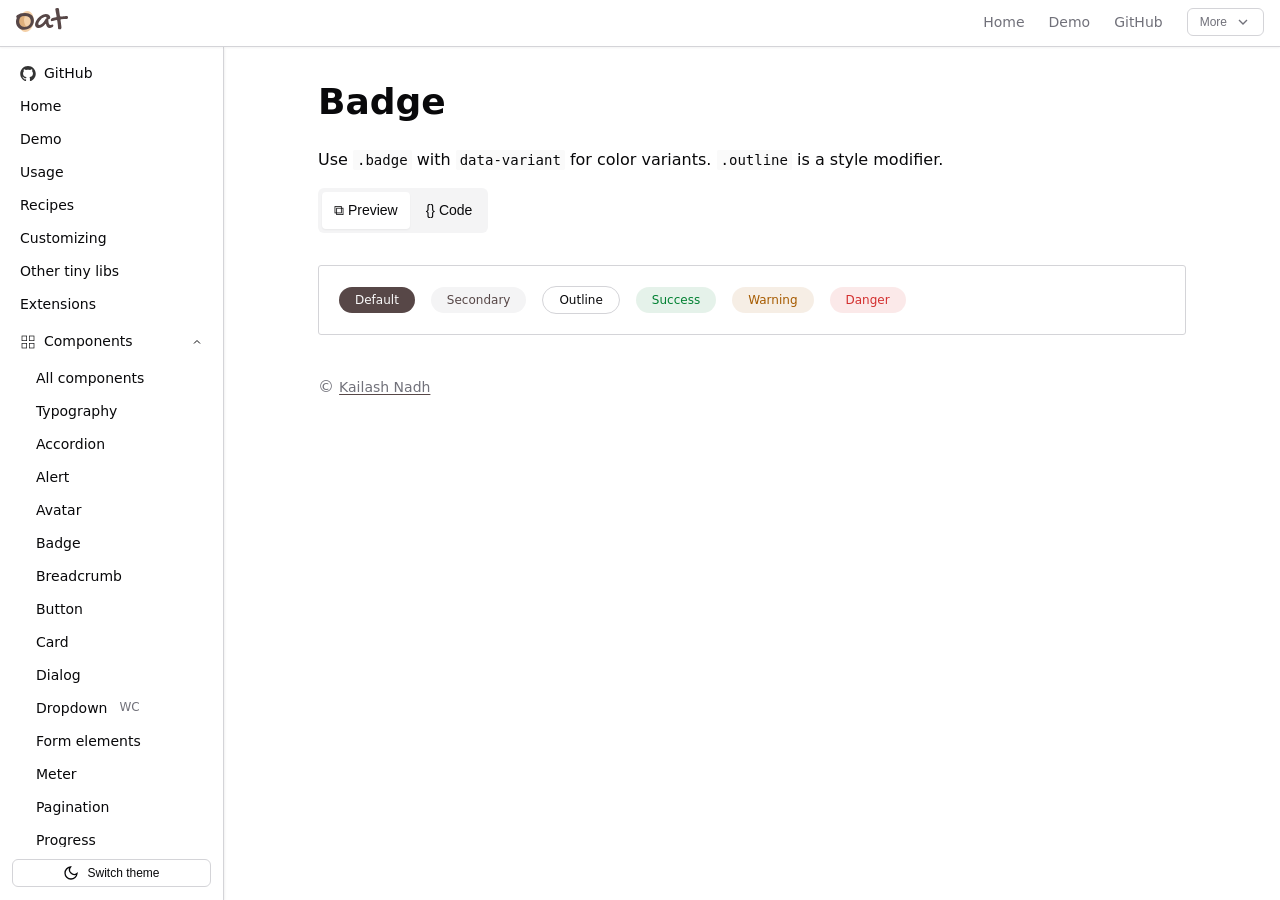
<file: components/badge/index.html>
<!DOCTYPE html>
<html lang="en">

<head>
  <meta charset="UTF-8">
  <meta name="viewport" content="width=device-width, initial-scale=1.0">
  <title>Badge - Oat UI</title>

  <meta property="og:image" content="https://oat.ink/thumb.png">
  <link rel="stylesheet" href="/oat.min.css">
  <link rel="icon" href="/favicon.svg" type="image/svg+xml" />

  <script>
    // Prevent FOUC - apply theme before rendering.
    (function() {
      var t = localStorage.getItem('theme');
      if (t) {
        document.documentElement.style.colorScheme = t;
        document.documentElement.setAttribute('data-theme', t);
      }
    })();
  </script>
  <script src="/oat.min.js" defer></script>
  <script src="/main.js"></script>
  <link href="/style.css" rel="stylesheet" />
</head>

<body data-sidebar-layout class="components-badge">
  <nav data-topnav>
    <div class="row">
      <div class="col-4 branding">
        <button data-sidebar-toggle aria-label="Toggle sidebar menu" class="small">
          <svg width="18" height="18" viewBox="0 0 24 24" fill="none" stroke="currentColor" stroke-width="2" stroke-linecap="round" role="img" aria-label="Menu icon">
            <line x1="4" y1="7" x2="20" y2="7" />
            <line x1="4" y1="12" x2="20" y2="12" />
            <line x1="4" y1="17" x2="16" y2="17" />
          </svg>
        </button>

        <a href="/" class="favicon"><img src="/favicon.svg" alt="Oat UI" /></a>
        <a href="/" class="logo"><img src="/logo.svg" alt="Oat UI" /></a>
      </div>

      <div class="col-8 justify-end hstack">
        <a href="/">Home</a>
        <a href="/demo">Demo</a>
        <a href="https://github.com/knadh/oat">GitHub</a>
        <ot-dropdown>
          <button popovertarget="nav-menu" class="outline small">
            More
            <svg width="16" height="16" viewBox="0 0 24 24" fill="none" stroke="currentColor" stroke-width="2" aria-hidden="true"><path d="m6 9 6 6 6-6" /></svg>
          </button>
          <menu popover id="nav-menu">
            <a href="/usage" role="menuitem">Usage</a>
            <a href="/customizing" role="menuitem">Customizing</a>
            <a href="/other-libs" role="menuitem">Other libs</a>
            <hr>
            <a href="/recipes" role="menuitem">Recipes</a>
            <a href="/extensions" role="menuitem">Extensions</a>
          </menu>
        </ot-dropdown>
      </div>
    </div>
  </nav>

  <aside data-sidebar class="main-sidebar">
    <nav>
      <ul>
        <li><a href="https://github.com/knadh/oat"><img src="/github.svg" alt="GitHub icon" /> GitHub</a></li>
        <li><a href="/">Home</a></li>
        <li><a href="/demo/">Demo</a></li>
        <li><a href="/usage/">Usage</a></li>
        <li><a href="/recipes/">Recipes</a></li>
        <li><a href="/customizing/">Customizing</a></li>
        <li><a href="/other-libs/">Other tiny libs</a></li>
        <li><a href="/extensions/">Extensions</a></li>
        <li>
          <details open>
            <summary>
              <svg width="16" height="16" viewBox="0 0 24 24" fill="none" stroke="currentColor" stroke-width="1" aria-hidden="true">
                <rect x="3" y="3" width="7" height="7" />
                <rect x="14" y="3" width="7" height="7" />
                <rect x="14" y="14" width="7" height="7" />
                <rect x="3" y="14" width="7" height="7" />
              </svg>
              Components
            </summary>
            <ul>
              <li><a href="/components">All components</a></li>
              
              
              <li><a href="/components/#typography">Typography
                </a></li>
              
              <li><a href="/components/#accordion">Accordion
                </a></li>
              
              <li><a href="/components/#alert">Alert
                </a></li>
              
              <li><a href="/components/#avatar">Avatar
                </a></li>
              
              <li><a href="/components/#badge">Badge
                </a></li>
              
              <li><a href="/components/#breadcrumb">Breadcrumb
                </a></li>
              
              <li><a href="/components/#button">Button
                </a></li>
              
              <li><a href="/components/#card">Card
                </a></li>
              
              <li><a href="/components/#dialog">Dialog
                </a></li>
              
              <li><a href="/components/#dropdown">Dropdown
                <sup title="WebComponent">WC</sup></a></li>
              
              <li><a href="/components/#form">Form elements
                </a></li>
              
              <li><a href="/components/#meter">Meter
                </a></li>
              
              <li><a href="/components/#pagination">Pagination
                </a></li>
              
              <li><a href="/components/#progress">Progress
                </a></li>
              
              <li><a href="/components/#spinner">Spinner
                </a></li>
              
              <li><a href="/components/#skeleton">Skeleton
                </a></li>
              
              <li><a href="/components/#sidebar">Sidebar
                </a></li>
              
              <li><a href="/components/#switch">Switch
                </a></li>
              
              <li><a href="/components/#table">Table
                </a></li>
              
              <li><a href="/components/#tabs">Tabs
                <sup title="WebComponent">WC</sup></a></li>
              
              <li><a href="/components/#tooltip">Tooltip
                </a></li>
              
              <li><a href="/components/#toast">Toast
                </a></li>
              
              <li><a href="/components/#grid">Grid
                </a></li>
              
              <li><a href="/components/#utilities">Utils and helpers
                </a></li>
              
            </ul>
          </details>
        </li>
      </ul>
    </nav>
    <footer>
      <button class="outline small" onclick="toggleTheme()">
        <svg width="16" height="16" viewBox="0 0 24 24" fill="none" stroke="currentColor" stroke-width="2" class="icon-light" role="img" aria-label="Light mode">
          <circle cx="12" cy="12" r="5"/>
          <line x1="12" y1="1" x2="12" y2="3"/><line x1="12" y1="21" x2="12" y2="23"/>
          <line x1="4.22" y1="4.22" x2="5.64" y2="5.64"/><line x1="18.36" y1="18.36" x2="19.78" y2="19.78"/>
          <line x1="1" y1="12" x2="3" y2="12"/><line x1="21" y1="12" x2="23" y2="12"/>
          <line x1="4.22" y1="19.78" x2="5.64" y2="18.36"/><line x1="18.36" y1="5.64" x2="19.78" y2="4.22"/>
        </svg>

        <svg width="16" height="16" viewBox="0 0 24 24" fill="none" stroke="currentColor" stroke-width="2" class="icon-dark" role="img" aria-label="Dark mode">
          <path d="M21 12.79A9 9 0 1 1 11.21 3 7 7 0 0 0 21 12.79z"/>
        </svg>

        Switch theme
      </button>
    </footer>
  </aside>

  <main>
    <div class="container">
      
<h1>Badge</h1>
<p>Use <code>.badge</code> with <code>data-variant</code> for color variants. <code>.outline</code> is a style modifier.</p>
<div class="ot-demo">
<pre class="giallo" style="color: #ABB2BF; background-color: #282C34;"><code data-lang="html"><span class="giallo-l"><span>&lt;</span><span style="color: #E06C75;">span</span><span style="color: #D19A66;"> class</span><span>=</span><span style="color: #98C379;">&quot;badge&quot;</span><span>&gt;Default&lt;/</span><span style="color: #E06C75;">span</span><span>&gt;</span></span>
<span class="giallo-l"><span>&lt;</span><span style="color: #E06C75;">span</span><span style="color: #D19A66;"> class</span><span>=</span><span style="color: #98C379;">&quot;badge&quot;</span><span style="color: #D19A66;"> data-variant</span><span>=</span><span style="color: #98C379;">&quot;secondary&quot;</span><span>&gt;Secondary&lt;/</span><span style="color: #E06C75;">span</span><span>&gt;</span></span>
<span class="giallo-l"><span>&lt;</span><span style="color: #E06C75;">span</span><span style="color: #D19A66;"> class</span><span>=</span><span style="color: #98C379;">&quot;badge outline&quot;</span><span>&gt;Outline&lt;/</span><span style="color: #E06C75;">span</span><span>&gt;</span></span>
<span class="giallo-l"><span>&lt;</span><span style="color: #E06C75;">span</span><span style="color: #D19A66;"> class</span><span>=</span><span style="color: #98C379;">&quot;badge&quot;</span><span style="color: #D19A66;"> data-variant</span><span>=</span><span style="color: #98C379;">&quot;success&quot;</span><span>&gt;Success&lt;/</span><span style="color: #E06C75;">span</span><span>&gt;</span></span>
<span class="giallo-l"><span>&lt;</span><span style="color: #E06C75;">span</span><span style="color: #D19A66;"> class</span><span>=</span><span style="color: #98C379;">&quot;badge&quot;</span><span style="color: #D19A66;"> data-variant</span><span>=</span><span style="color: #98C379;">&quot;warning&quot;</span><span>&gt;Warning&lt;/</span><span style="color: #E06C75;">span</span><span>&gt;</span></span>
<span class="giallo-l"><span>&lt;</span><span style="color: #E06C75;">span</span><span style="color: #D19A66;"> class</span><span>=</span><span style="color: #98C379;">&quot;badge&quot;</span><span style="color: #D19A66;"> data-variant</span><span>=</span><span style="color: #98C379;">&quot;danger&quot;</span><span>&gt;Danger&lt;/</span><span style="color: #E06C75;">span</span><span>&gt;</span></span></code></pre>
</div>



      <footer class="footer text-light">&copy; <a href="https://nadh.in"><small class="text-light">Kailash Nadh</small></a></footer>
    </div>
  </main>
</body>
</html>
</file>
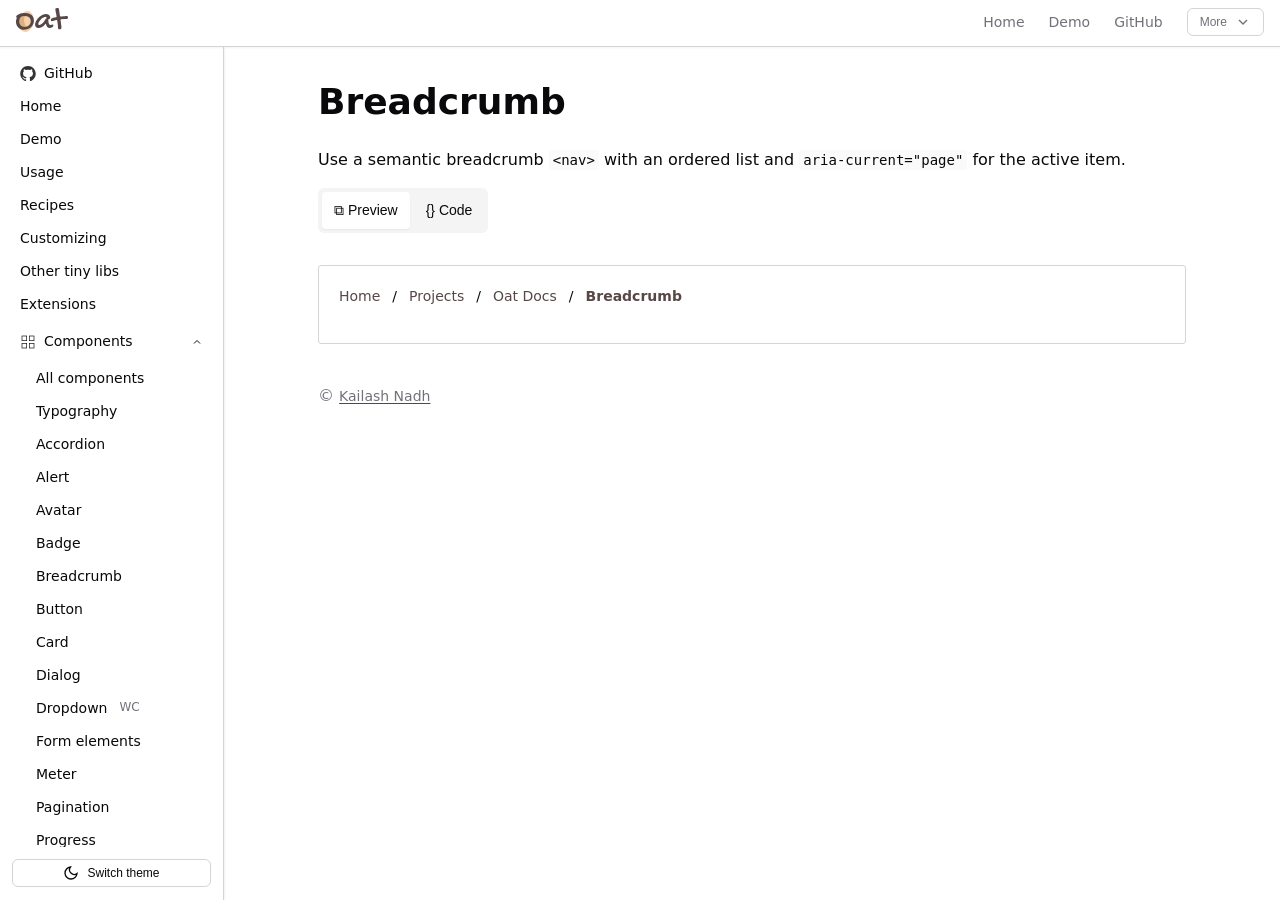
<file: components/breadcrumb/index.html>
<!DOCTYPE html>
<html lang="en">

<head>
  <meta charset="UTF-8">
  <meta name="viewport" content="width=device-width, initial-scale=1.0">
  <title>Breadcrumb - Oat UI</title>

  <meta property="og:image" content="https://oat.ink/thumb.png">
  <link rel="stylesheet" href="/oat.min.css">
  <link rel="icon" href="/favicon.svg" type="image/svg+xml" />

  <script>
    // Prevent FOUC - apply theme before rendering.
    (function() {
      var t = localStorage.getItem('theme');
      if (t) {
        document.documentElement.style.colorScheme = t;
        document.documentElement.setAttribute('data-theme', t);
      }
    })();
  </script>
  <script src="/oat.min.js" defer></script>
  <script src="/main.js"></script>
  <link href="/style.css" rel="stylesheet" />
</head>

<body data-sidebar-layout class="components-breadcrumb">
  <nav data-topnav>
    <div class="row">
      <div class="col-4 branding">
        <button data-sidebar-toggle aria-label="Toggle sidebar menu" class="small">
          <svg width="18" height="18" viewBox="0 0 24 24" fill="none" stroke="currentColor" stroke-width="2" stroke-linecap="round" role="img" aria-label="Menu icon">
            <line x1="4" y1="7" x2="20" y2="7" />
            <line x1="4" y1="12" x2="20" y2="12" />
            <line x1="4" y1="17" x2="16" y2="17" />
          </svg>
        </button>

        <a href="/" class="favicon"><img src="/favicon.svg" alt="Oat UI" /></a>
        <a href="/" class="logo"><img src="/logo.svg" alt="Oat UI" /></a>
      </div>

      <div class="col-8 justify-end hstack">
        <a href="/">Home</a>
        <a href="/demo">Demo</a>
        <a href="https://github.com/knadh/oat">GitHub</a>
        <ot-dropdown>
          <button popovertarget="nav-menu" class="outline small">
            More
            <svg width="16" height="16" viewBox="0 0 24 24" fill="none" stroke="currentColor" stroke-width="2" aria-hidden="true"><path d="m6 9 6 6 6-6" /></svg>
          </button>
          <menu popover id="nav-menu">
            <a href="/usage" role="menuitem">Usage</a>
            <a href="/customizing" role="menuitem">Customizing</a>
            <a href="/other-libs" role="menuitem">Other libs</a>
            <hr>
            <a href="/recipes" role="menuitem">Recipes</a>
            <a href="/extensions" role="menuitem">Extensions</a>
          </menu>
        </ot-dropdown>
      </div>
    </div>
  </nav>

  <aside data-sidebar class="main-sidebar">
    <nav>
      <ul>
        <li><a href="https://github.com/knadh/oat"><img src="/github.svg" alt="GitHub icon" /> GitHub</a></li>
        <li><a href="/">Home</a></li>
        <li><a href="/demo/">Demo</a></li>
        <li><a href="/usage/">Usage</a></li>
        <li><a href="/recipes/">Recipes</a></li>
        <li><a href="/customizing/">Customizing</a></li>
        <li><a href="/other-libs/">Other tiny libs</a></li>
        <li><a href="/extensions/">Extensions</a></li>
        <li>
          <details open>
            <summary>
              <svg width="16" height="16" viewBox="0 0 24 24" fill="none" stroke="currentColor" stroke-width="1" aria-hidden="true">
                <rect x="3" y="3" width="7" height="7" />
                <rect x="14" y="3" width="7" height="7" />
                <rect x="14" y="14" width="7" height="7" />
                <rect x="3" y="14" width="7" height="7" />
              </svg>
              Components
            </summary>
            <ul>
              <li><a href="/components">All components</a></li>
              
              
              <li><a href="/components/#typography">Typography
                </a></li>
              
              <li><a href="/components/#accordion">Accordion
                </a></li>
              
              <li><a href="/components/#alert">Alert
                </a></li>
              
              <li><a href="/components/#avatar">Avatar
                </a></li>
              
              <li><a href="/components/#badge">Badge
                </a></li>
              
              <li><a href="/components/#breadcrumb">Breadcrumb
                </a></li>
              
              <li><a href="/components/#button">Button
                </a></li>
              
              <li><a href="/components/#card">Card
                </a></li>
              
              <li><a href="/components/#dialog">Dialog
                </a></li>
              
              <li><a href="/components/#dropdown">Dropdown
                <sup title="WebComponent">WC</sup></a></li>
              
              <li><a href="/components/#form">Form elements
                </a></li>
              
              <li><a href="/components/#meter">Meter
                </a></li>
              
              <li><a href="/components/#pagination">Pagination
                </a></li>
              
              <li><a href="/components/#progress">Progress
                </a></li>
              
              <li><a href="/components/#spinner">Spinner
                </a></li>
              
              <li><a href="/components/#skeleton">Skeleton
                </a></li>
              
              <li><a href="/components/#sidebar">Sidebar
                </a></li>
              
              <li><a href="/components/#switch">Switch
                </a></li>
              
              <li><a href="/components/#table">Table
                </a></li>
              
              <li><a href="/components/#tabs">Tabs
                <sup title="WebComponent">WC</sup></a></li>
              
              <li><a href="/components/#tooltip">Tooltip
                </a></li>
              
              <li><a href="/components/#toast">Toast
                </a></li>
              
              <li><a href="/components/#grid">Grid
                </a></li>
              
              <li><a href="/components/#utilities">Utils and helpers
                </a></li>
              
            </ul>
          </details>
        </li>
      </ul>
    </nav>
    <footer>
      <button class="outline small" onclick="toggleTheme()">
        <svg width="16" height="16" viewBox="0 0 24 24" fill="none" stroke="currentColor" stroke-width="2" class="icon-light" role="img" aria-label="Light mode">
          <circle cx="12" cy="12" r="5"/>
          <line x1="12" y1="1" x2="12" y2="3"/><line x1="12" y1="21" x2="12" y2="23"/>
          <line x1="4.22" y1="4.22" x2="5.64" y2="5.64"/><line x1="18.36" y1="18.36" x2="19.78" y2="19.78"/>
          <line x1="1" y1="12" x2="3" y2="12"/><line x1="21" y1="12" x2="23" y2="12"/>
          <line x1="4.22" y1="19.78" x2="5.64" y2="18.36"/><line x1="18.36" y1="5.64" x2="19.78" y2="4.22"/>
        </svg>

        <svg width="16" height="16" viewBox="0 0 24 24" fill="none" stroke="currentColor" stroke-width="2" class="icon-dark" role="img" aria-label="Dark mode">
          <path d="M21 12.79A9 9 0 1 1 11.21 3 7 7 0 0 0 21 12.79z"/>
        </svg>

        Switch theme
      </button>
    </footer>
  </aside>

  <main>
    <div class="container">
      
<h1>Breadcrumb</h1>
<p>Use a semantic breadcrumb <code>&lt;nav&gt;</code> with an ordered list and <code>aria-current="page"</code> for the active item.</p>
<div class="ot-demo">
<pre class="giallo" style="color: #ABB2BF; background-color: #282C34;"><code data-lang="html"><span class="giallo-l"><span>&lt;</span><span style="color: #E06C75;">nav</span><span style="color: #D19A66;"> aria-label</span><span>=</span><span style="color: #98C379;">&quot;Breadcrumb&quot;</span><span>&gt;</span></span>
<span class="giallo-l"><span>  &lt;</span><span style="color: #E06C75;">ol</span><span style="color: #D19A66;"> class</span><span>=</span><span style="color: #98C379;">&quot;unstyled hstack&quot;</span><span style="color: #D19A66;"> style</span><span>=</span><span style="color: #98C379;">&quot;font-size: var(--text-7)&quot;</span><span>&gt;</span></span>
<span class="giallo-l"><span>    &lt;</span><span style="color: #E06C75;">li</span><span>&gt;&lt;</span><span style="color: #E06C75;">a</span><span style="color: #D19A66;"> href</span><span>=</span><span style="color: #98C379;">&quot;#breadcrumbs&quot;</span><span style="color: #D19A66;"> class</span><span>=</span><span style="color: #98C379;">&quot;unstyled&quot;</span><span>&gt;Home&lt;/</span><span style="color: #E06C75;">a</span><span>&gt;&lt;/</span><span style="color: #E06C75;">li</span><span>&gt;</span></span>
<span class="giallo-l"><span>    &lt;</span><span style="color: #E06C75;">li</span><span style="color: #D19A66;"> aria-hidden</span><span>=</span><span style="color: #98C379;">&quot;true&quot;</span><span>&gt;/&lt;/</span><span style="color: #E06C75;">li</span><span>&gt;</span></span>
<span class="giallo-l"><span>    &lt;</span><span style="color: #E06C75;">li</span><span>&gt;&lt;</span><span style="color: #E06C75;">a</span><span style="color: #D19A66;"> href</span><span>=</span><span style="color: #98C379;">&quot;#breadcrumbs&quot;</span><span style="color: #D19A66;"> class</span><span>=</span><span style="color: #98C379;">&quot;unstyled&quot;</span><span>&gt;Projects&lt;/</span><span style="color: #E06C75;">a</span><span>&gt;&lt;/</span><span style="color: #E06C75;">li</span><span>&gt;</span></span>
<span class="giallo-l"><span>    &lt;</span><span style="color: #E06C75;">li</span><span style="color: #D19A66;"> aria-hidden</span><span>=</span><span style="color: #98C379;">&quot;true&quot;</span><span>&gt;/&lt;/</span><span style="color: #E06C75;">li</span><span>&gt;</span></span>
<span class="giallo-l"><span>    &lt;</span><span style="color: #E06C75;">li</span><span>&gt;&lt;</span><span style="color: #E06C75;">a</span><span style="color: #D19A66;"> href</span><span>=</span><span style="color: #98C379;">&quot;#breadcrumbs&quot;</span><span style="color: #D19A66;"> class</span><span>=</span><span style="color: #98C379;">&quot;unstyled&quot;</span><span>&gt;Oat Docs&lt;/</span><span style="color: #E06C75;">a</span><span>&gt;&lt;/</span><span style="color: #E06C75;">li</span><span>&gt;</span></span>
<span class="giallo-l"><span>    &lt;</span><span style="color: #E06C75;">li</span><span style="color: #D19A66;"> aria-hidden</span><span>=</span><span style="color: #98C379;">&quot;true&quot;</span><span>&gt;/&lt;/</span><span style="color: #E06C75;">li</span><span>&gt;</span></span>
<span class="giallo-l"><span>    &lt;</span><span style="color: #E06C75;">li</span><span>&gt;&lt;</span><span style="color: #E06C75;">a</span><span style="color: #D19A66;"> href</span><span>=</span><span style="color: #98C379;">&quot;#breadcrumbs&quot;</span><span style="color: #D19A66;"> class</span><span>=</span><span style="color: #98C379;">&quot;unstyled&quot;</span><span style="color: #D19A66;"> aria-current</span><span>=</span><span style="color: #98C379;">&quot;page&quot;</span><span>&gt;&lt;</span><span style="color: #E06C75;">strong</span><span>&gt;Breadcrumb&lt;/</span><span style="color: #E06C75;">strong</span><span>&gt;&lt;/</span><span style="color: #E06C75;">a</span><span>&gt;&lt;/</span><span style="color: #E06C75;">li</span><span>&gt;</span></span>
<span class="giallo-l"><span>  &lt;/</span><span style="color: #E06C75;">ol</span><span>&gt;</span></span>
<span class="giallo-l"><span>&lt;/</span><span style="color: #E06C75;">nav</span><span>&gt;</span></span></code></pre>
</div>



      <footer class="footer text-light">&copy; <a href="https://nadh.in"><small class="text-light">Kailash Nadh</small></a></footer>
    </div>
  </main>
</body>
</html>
</file>
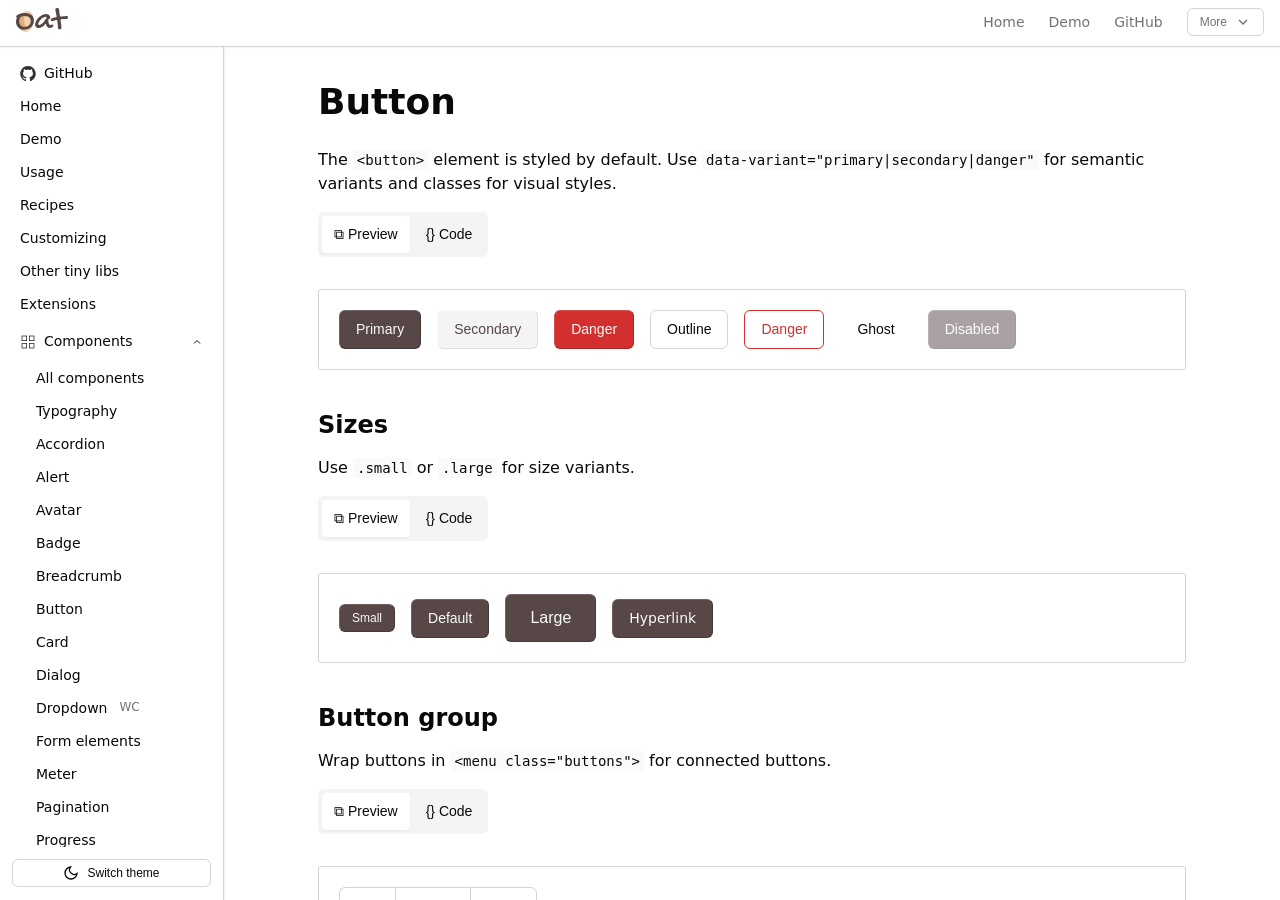
<file: components/button/index.html>
<!DOCTYPE html>
<html lang="en">

<head>
  <meta charset="UTF-8">
  <meta name="viewport" content="width=device-width, initial-scale=1.0">
  <title>Button - Oat UI</title>

  <meta property="og:image" content="https://oat.ink/thumb.png">
  <link rel="stylesheet" href="/oat.min.css">
  <link rel="icon" href="/favicon.svg" type="image/svg+xml" />

  <script>
    // Prevent FOUC - apply theme before rendering.
    (function() {
      var t = localStorage.getItem('theme');
      if (t) {
        document.documentElement.style.colorScheme = t;
        document.documentElement.setAttribute('data-theme', t);
      }
    })();
  </script>
  <script src="/oat.min.js" defer></script>
  <script src="/main.js"></script>
  <link href="/style.css" rel="stylesheet" />
</head>

<body data-sidebar-layout class="components-button">
  <nav data-topnav>
    <div class="row">
      <div class="col-4 branding">
        <button data-sidebar-toggle aria-label="Toggle sidebar menu" class="small">
          <svg width="18" height="18" viewBox="0 0 24 24" fill="none" stroke="currentColor" stroke-width="2" stroke-linecap="round" role="img" aria-label="Menu icon">
            <line x1="4" y1="7" x2="20" y2="7" />
            <line x1="4" y1="12" x2="20" y2="12" />
            <line x1="4" y1="17" x2="16" y2="17" />
          </svg>
        </button>

        <a href="/" class="favicon"><img src="/favicon.svg" alt="Oat UI" /></a>
        <a href="/" class="logo"><img src="/logo.svg" alt="Oat UI" /></a>
      </div>

      <div class="col-8 justify-end hstack">
        <a href="/">Home</a>
        <a href="/demo">Demo</a>
        <a href="https://github.com/knadh/oat">GitHub</a>
        <ot-dropdown>
          <button popovertarget="nav-menu" class="outline small">
            More
            <svg width="16" height="16" viewBox="0 0 24 24" fill="none" stroke="currentColor" stroke-width="2" aria-hidden="true"><path d="m6 9 6 6 6-6" /></svg>
          </button>
          <menu popover id="nav-menu">
            <a href="/usage" role="menuitem">Usage</a>
            <a href="/customizing" role="menuitem">Customizing</a>
            <a href="/other-libs" role="menuitem">Other libs</a>
            <hr>
            <a href="/recipes" role="menuitem">Recipes</a>
            <a href="/extensions" role="menuitem">Extensions</a>
          </menu>
        </ot-dropdown>
      </div>
    </div>
  </nav>

  <aside data-sidebar class="main-sidebar">
    <nav>
      <ul>
        <li><a href="https://github.com/knadh/oat"><img src="/github.svg" alt="GitHub icon" /> GitHub</a></li>
        <li><a href="/">Home</a></li>
        <li><a href="/demo/">Demo</a></li>
        <li><a href="/usage/">Usage</a></li>
        <li><a href="/recipes/">Recipes</a></li>
        <li><a href="/customizing/">Customizing</a></li>
        <li><a href="/other-libs/">Other tiny libs</a></li>
        <li><a href="/extensions/">Extensions</a></li>
        <li>
          <details open>
            <summary>
              <svg width="16" height="16" viewBox="0 0 24 24" fill="none" stroke="currentColor" stroke-width="1" aria-hidden="true">
                <rect x="3" y="3" width="7" height="7" />
                <rect x="14" y="3" width="7" height="7" />
                <rect x="14" y="14" width="7" height="7" />
                <rect x="3" y="14" width="7" height="7" />
              </svg>
              Components
            </summary>
            <ul>
              <li><a href="/components">All components</a></li>
              
              
              <li><a href="/components/#typography">Typography
                </a></li>
              
              <li><a href="/components/#accordion">Accordion
                </a></li>
              
              <li><a href="/components/#alert">Alert
                </a></li>
              
              <li><a href="/components/#avatar">Avatar
                </a></li>
              
              <li><a href="/components/#badge">Badge
                </a></li>
              
              <li><a href="/components/#breadcrumb">Breadcrumb
                </a></li>
              
              <li><a href="/components/#button">Button
                </a></li>
              
              <li><a href="/components/#card">Card
                </a></li>
              
              <li><a href="/components/#dialog">Dialog
                </a></li>
              
              <li><a href="/components/#dropdown">Dropdown
                <sup title="WebComponent">WC</sup></a></li>
              
              <li><a href="/components/#form">Form elements
                </a></li>
              
              <li><a href="/components/#meter">Meter
                </a></li>
              
              <li><a href="/components/#pagination">Pagination
                </a></li>
              
              <li><a href="/components/#progress">Progress
                </a></li>
              
              <li><a href="/components/#spinner">Spinner
                </a></li>
              
              <li><a href="/components/#skeleton">Skeleton
                </a></li>
              
              <li><a href="/components/#sidebar">Sidebar
                </a></li>
              
              <li><a href="/components/#switch">Switch
                </a></li>
              
              <li><a href="/components/#table">Table
                </a></li>
              
              <li><a href="/components/#tabs">Tabs
                <sup title="WebComponent">WC</sup></a></li>
              
              <li><a href="/components/#tooltip">Tooltip
                </a></li>
              
              <li><a href="/components/#toast">Toast
                </a></li>
              
              <li><a href="/components/#grid">Grid
                </a></li>
              
              <li><a href="/components/#utilities">Utils and helpers
                </a></li>
              
            </ul>
          </details>
        </li>
      </ul>
    </nav>
    <footer>
      <button class="outline small" onclick="toggleTheme()">
        <svg width="16" height="16" viewBox="0 0 24 24" fill="none" stroke="currentColor" stroke-width="2" class="icon-light" role="img" aria-label="Light mode">
          <circle cx="12" cy="12" r="5"/>
          <line x1="12" y1="1" x2="12" y2="3"/><line x1="12" y1="21" x2="12" y2="23"/>
          <line x1="4.22" y1="4.22" x2="5.64" y2="5.64"/><line x1="18.36" y1="18.36" x2="19.78" y2="19.78"/>
          <line x1="1" y1="12" x2="3" y2="12"/><line x1="21" y1="12" x2="23" y2="12"/>
          <line x1="4.22" y1="19.78" x2="5.64" y2="18.36"/><line x1="18.36" y1="5.64" x2="19.78" y2="4.22"/>
        </svg>

        <svg width="16" height="16" viewBox="0 0 24 24" fill="none" stroke="currentColor" stroke-width="2" class="icon-dark" role="img" aria-label="Dark mode">
          <path d="M21 12.79A9 9 0 1 1 11.21 3 7 7 0 0 0 21 12.79z"/>
        </svg>

        Switch theme
      </button>
    </footer>
  </aside>

  <main>
    <div class="container">
      
<h1>Button</h1>
<p>The <code>&lt;button&gt;</code> element is styled by default. Use <code>data-variant="primary|secondary|danger"</code> for semantic variants and classes for visual styles.</p>
<div class="ot-demo">
<pre class="giallo" style="color: #ABB2BF; background-color: #282C34;"><code data-lang="html"><span class="giallo-l"><span>&lt;</span><span style="color: #E06C75;">button</span><span>&gt;Primary&lt;/</span><span style="color: #E06C75;">button</span><span>&gt;</span></span>
<span class="giallo-l"><span>&lt;</span><span style="color: #E06C75;">button</span><span style="color: #D19A66;"> data-variant</span><span>=</span><span style="color: #98C379;">&quot;secondary&quot;</span><span>&gt;Secondary&lt;/</span><span style="color: #E06C75;">button</span><span>&gt;</span></span>
<span class="giallo-l"><span>&lt;</span><span style="color: #E06C75;">button</span><span style="color: #D19A66;"> data-variant</span><span>=</span><span style="color: #98C379;">&quot;danger&quot;</span><span>&gt;Danger&lt;/</span><span style="color: #E06C75;">button</span><span>&gt;</span></span>
<span class="giallo-l"><span>&lt;</span><span style="color: #E06C75;">button</span><span style="color: #D19A66;"> class</span><span>=</span><span style="color: #98C379;">&quot;outline&quot;</span><span>&gt;Outline&lt;/</span><span style="color: #E06C75;">button</span><span>&gt;</span></span>
<span class="giallo-l"><span>&lt;</span><span style="color: #E06C75;">button</span><span style="color: #D19A66;"> data-variant</span><span>=</span><span style="color: #98C379;">&quot;danger&quot;</span><span style="color: #D19A66;"> class</span><span>=</span><span style="color: #98C379;">&quot;outline&quot;</span><span>&gt;Danger&lt;/</span><span style="color: #E06C75;">button</span><span>&gt;</span></span>
<span class="giallo-l"><span>&lt;</span><span style="color: #E06C75;">button</span><span style="color: #D19A66;"> class</span><span>=</span><span style="color: #98C379;">&quot;ghost&quot;</span><span>&gt;Ghost&lt;/</span><span style="color: #E06C75;">button</span><span>&gt;</span></span>
<span class="giallo-l"><span>&lt;</span><span style="color: #E06C75;">button</span><span style="color: #D19A66;"> disabled</span><span>&gt;Disabled&lt;/</span><span style="color: #E06C75;">button</span><span>&gt;</span></span></code></pre>
</div>
<h3 id="sizes">Sizes</h3>
<p>Use <code>.small</code> or <code>.large</code> for size variants.</p>
<div class="ot-demo">
<pre class="giallo" style="color: #ABB2BF; background-color: #282C34;"><code data-lang="html"><span class="giallo-l"><span>&lt;</span><span style="color: #E06C75;">button</span><span style="color: #D19A66;"> class</span><span>=</span><span style="color: #98C379;">&quot;small&quot;</span><span>&gt;Small&lt;/</span><span style="color: #E06C75;">button</span><span>&gt;</span></span>
<span class="giallo-l"><span>&lt;</span><span style="color: #E06C75;">button</span><span>&gt;Default&lt;/</span><span style="color: #E06C75;">button</span><span>&gt;</span></span>
<span class="giallo-l"><span>&lt;</span><span style="color: #E06C75;">button</span><span style="color: #D19A66;"> class</span><span>=</span><span style="color: #98C379;">&quot;large&quot;</span><span>&gt;Large&lt;/</span><span style="color: #E06C75;">button</span><span>&gt;</span></span>
<span class="giallo-l"><span>&lt;</span><span style="color: #E06C75;">a</span><span style="color: #D19A66;"> href</span><span>=</span><span style="color: #98C379;">&quot;#button&quot;</span><span style="color: #D19A66;"> class</span><span>=</span><span style="color: #98C379;">&quot;button&quot;</span><span>&gt;Hyperlink&lt;/</span><span style="color: #E06C75;">a</span><span>&gt;</span></span></code></pre>
</div>
<h3 id="button-group">Button group</h3>
<p>Wrap buttons in <code>&lt;menu class="buttons"&gt;</code> for connected buttons.</p>
<div class="ot-demo">
<pre class="giallo" style="color: #ABB2BF; background-color: #282C34;"><code data-lang="html"><span class="giallo-l"><span>&lt;</span><span style="color: #E06C75;">menu</span><span style="color: #D19A66;"> class</span><span>=</span><span style="color: #98C379;">&quot;buttons&quot;</span><span>&gt;</span></span>
<span class="giallo-l"><span>  &lt;</span><span style="color: #E06C75;">li</span><span>&gt;&lt;</span><span style="color: #E06C75;">button</span><span style="color: #D19A66;"> class</span><span>=</span><span style="color: #98C379;">&quot;outline&quot;</span><span>&gt;Left&lt;/</span><span style="color: #E06C75;">button</span><span>&gt;&lt;/</span><span style="color: #E06C75;">li</span><span>&gt;</span></span>
<span class="giallo-l"><span>  &lt;</span><span style="color: #E06C75;">li</span><span>&gt;&lt;</span><span style="color: #E06C75;">button</span><span style="color: #D19A66;"> class</span><span>=</span><span style="color: #98C379;">&quot;outline&quot;</span><span>&gt;Center&lt;/</span><span style="color: #E06C75;">button</span><span>&gt;&lt;/</span><span style="color: #E06C75;">li</span><span>&gt;</span></span>
<span class="giallo-l"><span>  &lt;</span><span style="color: #E06C75;">li</span><span>&gt;&lt;</span><span style="color: #E06C75;">button</span><span style="color: #D19A66;"> class</span><span>=</span><span style="color: #98C379;">&quot;outline&quot;</span><span>&gt;Right&lt;/</span><span style="color: #E06C75;">button</span><span>&gt;&lt;/</span><span style="color: #E06C75;">li</span><span>&gt;</span></span>
<span class="giallo-l"><span>&lt;/</span><span style="color: #E06C75;">menu</span><span>&gt;</span></span></code></pre>
</div>



      <footer class="footer text-light">&copy; <a href="https://nadh.in"><small class="text-light">Kailash Nadh</small></a></footer>
    </div>
  </main>
</body>
</html>
</file>
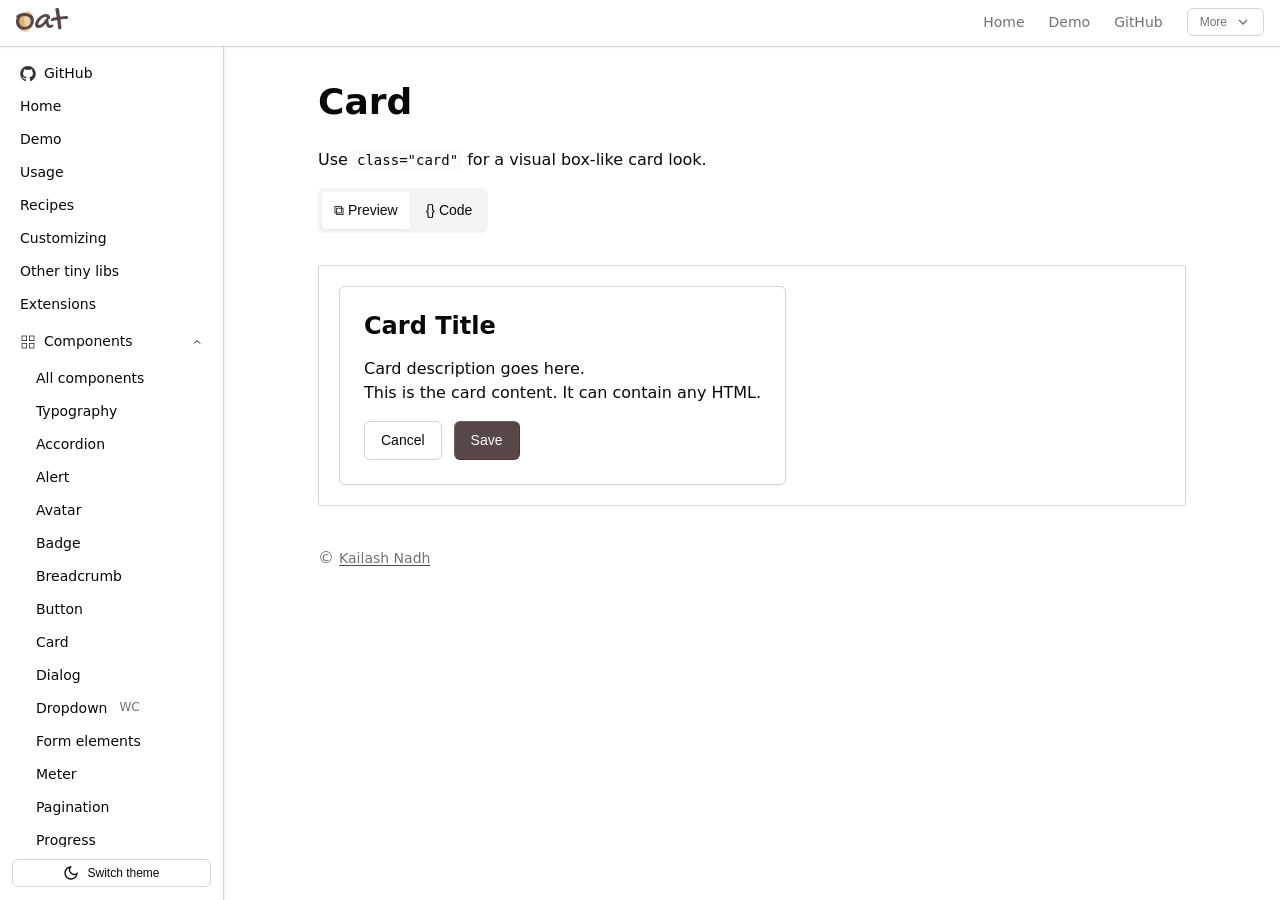
<file: components/card/index.html>
<!DOCTYPE html>
<html lang="en">

<head>
  <meta charset="UTF-8">
  <meta name="viewport" content="width=device-width, initial-scale=1.0">
  <title>Card - Oat UI</title>

  <meta property="og:image" content="https://oat.ink/thumb.png">
  <link rel="stylesheet" href="/oat.min.css">
  <link rel="icon" href="/favicon.svg" type="image/svg+xml" />

  <script>
    // Prevent FOUC - apply theme before rendering.
    (function() {
      var t = localStorage.getItem('theme');
      if (t) {
        document.documentElement.style.colorScheme = t;
        document.documentElement.setAttribute('data-theme', t);
      }
    })();
  </script>
  <script src="/oat.min.js" defer></script>
  <script src="/main.js"></script>
  <link href="/style.css" rel="stylesheet" />
</head>

<body data-sidebar-layout class="components-card">
  <nav data-topnav>
    <div class="row">
      <div class="col-4 branding">
        <button data-sidebar-toggle aria-label="Toggle sidebar menu" class="small">
          <svg width="18" height="18" viewBox="0 0 24 24" fill="none" stroke="currentColor" stroke-width="2" stroke-linecap="round" role="img" aria-label="Menu icon">
            <line x1="4" y1="7" x2="20" y2="7" />
            <line x1="4" y1="12" x2="20" y2="12" />
            <line x1="4" y1="17" x2="16" y2="17" />
          </svg>
        </button>

        <a href="/" class="favicon"><img src="/favicon.svg" alt="Oat UI" /></a>
        <a href="/" class="logo"><img src="/logo.svg" alt="Oat UI" /></a>
      </div>

      <div class="col-8 justify-end hstack">
        <a href="/">Home</a>
        <a href="/demo">Demo</a>
        <a href="https://github.com/knadh/oat">GitHub</a>
        <ot-dropdown>
          <button popovertarget="nav-menu" class="outline small">
            More
            <svg width="16" height="16" viewBox="0 0 24 24" fill="none" stroke="currentColor" stroke-width="2" aria-hidden="true"><path d="m6 9 6 6 6-6" /></svg>
          </button>
          <menu popover id="nav-menu">
            <a href="/usage" role="menuitem">Usage</a>
            <a href="/customizing" role="menuitem">Customizing</a>
            <a href="/other-libs" role="menuitem">Other libs</a>
            <hr>
            <a href="/recipes" role="menuitem">Recipes</a>
            <a href="/extensions" role="menuitem">Extensions</a>
          </menu>
        </ot-dropdown>
      </div>
    </div>
  </nav>

  <aside data-sidebar class="main-sidebar">
    <nav>
      <ul>
        <li><a href="https://github.com/knadh/oat"><img src="/github.svg" alt="GitHub icon" /> GitHub</a></li>
        <li><a href="/">Home</a></li>
        <li><a href="/demo/">Demo</a></li>
        <li><a href="/usage/">Usage</a></li>
        <li><a href="/recipes/">Recipes</a></li>
        <li><a href="/customizing/">Customizing</a></li>
        <li><a href="/other-libs/">Other tiny libs</a></li>
        <li><a href="/extensions/">Extensions</a></li>
        <li>
          <details open>
            <summary>
              <svg width="16" height="16" viewBox="0 0 24 24" fill="none" stroke="currentColor" stroke-width="1" aria-hidden="true">
                <rect x="3" y="3" width="7" height="7" />
                <rect x="14" y="3" width="7" height="7" />
                <rect x="14" y="14" width="7" height="7" />
                <rect x="3" y="14" width="7" height="7" />
              </svg>
              Components
            </summary>
            <ul>
              <li><a href="/components">All components</a></li>
              
              
              <li><a href="/components/#typography">Typography
                </a></li>
              
              <li><a href="/components/#accordion">Accordion
                </a></li>
              
              <li><a href="/components/#alert">Alert
                </a></li>
              
              <li><a href="/components/#avatar">Avatar
                </a></li>
              
              <li><a href="/components/#badge">Badge
                </a></li>
              
              <li><a href="/components/#breadcrumb">Breadcrumb
                </a></li>
              
              <li><a href="/components/#button">Button
                </a></li>
              
              <li><a href="/components/#card">Card
                </a></li>
              
              <li><a href="/components/#dialog">Dialog
                </a></li>
              
              <li><a href="/components/#dropdown">Dropdown
                <sup title="WebComponent">WC</sup></a></li>
              
              <li><a href="/components/#form">Form elements
                </a></li>
              
              <li><a href="/components/#meter">Meter
                </a></li>
              
              <li><a href="/components/#pagination">Pagination
                </a></li>
              
              <li><a href="/components/#progress">Progress
                </a></li>
              
              <li><a href="/components/#spinner">Spinner
                </a></li>
              
              <li><a href="/components/#skeleton">Skeleton
                </a></li>
              
              <li><a href="/components/#sidebar">Sidebar
                </a></li>
              
              <li><a href="/components/#switch">Switch
                </a></li>
              
              <li><a href="/components/#table">Table
                </a></li>
              
              <li><a href="/components/#tabs">Tabs
                <sup title="WebComponent">WC</sup></a></li>
              
              <li><a href="/components/#tooltip">Tooltip
                </a></li>
              
              <li><a href="/components/#toast">Toast
                </a></li>
              
              <li><a href="/components/#grid">Grid
                </a></li>
              
              <li><a href="/components/#utilities">Utils and helpers
                </a></li>
              
            </ul>
          </details>
        </li>
      </ul>
    </nav>
    <footer>
      <button class="outline small" onclick="toggleTheme()">
        <svg width="16" height="16" viewBox="0 0 24 24" fill="none" stroke="currentColor" stroke-width="2" class="icon-light" role="img" aria-label="Light mode">
          <circle cx="12" cy="12" r="5"/>
          <line x1="12" y1="1" x2="12" y2="3"/><line x1="12" y1="21" x2="12" y2="23"/>
          <line x1="4.22" y1="4.22" x2="5.64" y2="5.64"/><line x1="18.36" y1="18.36" x2="19.78" y2="19.78"/>
          <line x1="1" y1="12" x2="3" y2="12"/><line x1="21" y1="12" x2="23" y2="12"/>
          <line x1="4.22" y1="19.78" x2="5.64" y2="18.36"/><line x1="18.36" y1="5.64" x2="19.78" y2="4.22"/>
        </svg>

        <svg width="16" height="16" viewBox="0 0 24 24" fill="none" stroke="currentColor" stroke-width="2" class="icon-dark" role="img" aria-label="Dark mode">
          <path d="M21 12.79A9 9 0 1 1 11.21 3 7 7 0 0 0 21 12.79z"/>
        </svg>

        Switch theme
      </button>
    </footer>
  </aside>

  <main>
    <div class="container">
      
<h1>Card</h1>
<p>Use <code>class="card"</code> for a visual box-like card look.</p>
<div class="ot-demo">
<pre class="giallo" style="color: #ABB2BF; background-color: #282C34;"><code data-lang="html"><span class="giallo-l"><span>&lt;</span><span style="color: #E06C75;">article</span><span style="color: #D19A66;"> class</span><span>=</span><span style="color: #98C379;">&quot;card&quot;</span><span>&gt;</span></span>
<span class="giallo-l"><span>  &lt;</span><span style="color: #E06C75;">header</span><span>&gt;</span></span>
<span class="giallo-l"><span>    &lt;</span><span style="color: #E06C75;">h3</span><span>&gt;Card Title&lt;/</span><span style="color: #E06C75;">h3</span><span>&gt;</span></span>
<span class="giallo-l"><span>    &lt;</span><span style="color: #E06C75;">p</span><span>&gt;Card description goes here.&lt;/</span><span style="color: #E06C75;">p</span><span>&gt;</span></span>
<span class="giallo-l"><span>  &lt;/</span><span style="color: #E06C75;">header</span><span>&gt;</span></span>
<span class="giallo-l"><span>  &lt;</span><span style="color: #E06C75;">p</span><span>&gt;This is the card content. It can contain any HTML.&lt;/</span><span style="color: #E06C75;">p</span><span>&gt;</span></span>
<span class="giallo-l"><span>  &lt;</span><span style="color: #E06C75;">footer</span><span style="color: #D19A66;"> class</span><span>=</span><span style="color: #98C379;">&quot;hstack&quot;</span><span>&gt;</span></span>
<span class="giallo-l"><span>    &lt;</span><span style="color: #E06C75;">button</span><span style="color: #D19A66;"> class</span><span>=</span><span style="color: #98C379;">&quot;outline&quot;</span><span>&gt;Cancel&lt;/</span><span style="color: #E06C75;">button</span><span>&gt;</span></span>
<span class="giallo-l"><span>    &lt;</span><span style="color: #E06C75;">button</span><span>&gt;Save&lt;/</span><span style="color: #E06C75;">button</span><span>&gt;</span></span>
<span class="giallo-l"><span>  &lt;/</span><span style="color: #E06C75;">footer</span><span>&gt;</span></span>
<span class="giallo-l"><span>&lt;/</span><span style="color: #E06C75;">article</span><span>&gt;</span></span></code></pre>
</div>



      <footer class="footer text-light">&copy; <a href="https://nadh.in"><small class="text-light">Kailash Nadh</small></a></footer>
    </div>
  </main>
</body>
</html>
</file>
<file: style.css>
body.home {
  section {
    margin-bottom: var(--space-18);
  }

  nav[data-topnav] {
    .favicon {
      display: inline-block;
    }
    .logo {
      display: none;
    }
  }
}
body:not(.home) {
  nav[data-topnav] {
    .favicon {
      display: none;
    }
    .logo {
      display: inline-block;
    }
  }
}


nav[data-topnav] {
  font-size: var(--text-7);

  button[data-sidebar-toggle] {
    margin-left: calc(-1.1*var(--space-4));
    left: 0;
    height: 100%;
    border: 0;
    margin-right: 10px;
    padding: 6px 10px;
    line-height: 1;
    color: var(--foreground);
    transition: background-color var(--transition-fast), transform var(--transition-fast);

    &:hover {
      background-color: var(--accent);
    }

    &:active {
      transform: translateY(1px);
    }

    svg {
      opacity: 0.8;
    }

  }

  a, button {
    color: var(--muted-foreground);
  }

  img {
    height: 24px;
  }

  .branding {
    display: flex;
    align-items: center;
    gap: var(--space-2);
  }

  .favicon {
    line-height: 1;
  }

  .hstack {
    gap: var(--space-6);
  }
}

.footer {
  margin: var(--space-6) 0;
}

.intro {
  margin-bottom: var(--space-12);
  .logo img {
    max-height: 60px;
  }
  .title {
    margin-bottom: var(--space-2);
  }
  .slogan {
    margin: 0 0 var(--space-12) 0;
    font-weight: normal;
  }
}

.features {
  display: grid;
  gap: var(--space-8);
  grid-template-columns: repeat(2, 1fr);
  margin-bottom: var(--space-12);
}

.main-sidebar {
  .logo {
    border-bottom: none;
    padding-bottom: var(--space-4);
    img {
      max-height: 40px;
    }
  }
  nav sup {
    color: var(--muted-foreground);
    font-size: var(--text-8);
    margin-left: var(--space-1);
  }
  footer button {
    width: 100%;
  }
}

/* Component demo styles */
.demo-section {
  margin-bottom: var(--space-18);
  padding-bottom: var(--space-8);
}

.demo-section:last-child {
  border-bottom: none;
}

.demo-box {
  border: 1px solid var(--border);
  padding: var(--space-5);
  border-radius: 3px;
  margin-top: var(--space-4);
}

.demo-box .demo-content {
  display: flex;
  flex-wrap: wrap;
  gap: var(--space-4);
  align-items: center;
}

#accordion .demo-content,
#typography .demo-content,
#tabs .demo-content,
#skeleton .demo-content {
  display: block;
}
#alert .demo-content {
  display: grid;
}

#typography .demo-box,
.demo-section[id="typography"] .demo-box {
  display: block;
}

.ot-demo {
  &.compact .demo-content {
    max-width: 400px;
  }

  pre {
    display: none;
  }

  /* Fullscreen side-by-side editor */
  &.fullscreen {
    background: rgb(from var(--background) r g b / 0.95);
    position: fixed;
    z-index: 9999;
    inset: 0;
    padding: var(--space-4);
    overflow: hidden;

    ot-tabs {
      display: grid;
      grid-template-columns: 1fr 1fr;
      gap: var(--space-4);
      height: 100%;

      [role="tablist"] {
        display: none;
      }

      [role="tabpanel"],
      [role="tabpanel"][hidden] {
        display: flex !important;
        flex-direction: column;
        overflow: auto;
        min-height: 0;
      }
    }

    .demo-box {
      flex: 1;
      margin-top: 0;
      overflow: auto;
    }

    pre {
      flex: 1;
      overflow: auto;
      margin: 0;
      padding-top: 40px;

      menu.actions { opacity: 1; }
    }
  }
}

.demo-grid {
  gap: var(--space-2);
  [class*="col-"] {
    background: var(--primary);
    color: var(--primary-foreground);
    padding: var(--space-2);
    text-align: center;
    border-radius: 3px;
  }

  .row:not(:last-child) {
    margin-bottom: var(--space-4);
  }
}

/* Swap theme icons */
html[data-theme="dark"] .icon-dark {
  display: none;
}
html:not([data-theme="dark"]) .icon-light {
  display: none;
}

@layer components {
  .container {
    max-width: 900px;
  }
}

.section-permalink {
  display: block;
  margin-top: var(--space-4);
  font-size: var(--text-7);
  color: var(--muted-foreground);
}

.section-permalink:hover {
  color: var(--foreground);
}

.sidebar-example .demo-box {
  position: relative;
  height: 300px;
  border: 1px solid var(--border);
  border-radius: var(--radius-medium);
  overflow: hidden;

  padding: 0;
}

pre {
  position: relative;

  code {
    display: block;
  }

  menu.actions {
    opacity: 0;
    position: absolute;
    top: var(--space-3);
    right: var(--space-3);
    transition: opacity 150ms ease-in-out;
  }

  &:hover menu.actions {
    opacity: 1;
  }

  menu.actions button {
    background: rgba(0, 0, 0, .4);
    color: #bbb;
    border: 1px solid #bbb;
    padding: 2px var(--space-3);
    margin-left: 5px;
    &:hover {
      background-color: rgba(0, 0, 0);
    }
  }

  [contenteditable] {
    outline: none;
  }
}


@media (max-width: 768px) {
  .features {
    grid-template-columns: 1fr;
  }
  nav[data-topnav] .hstack {
    display: none;
  }
}
@media (max-width: 450px) {
  menu.actions button {
    &.btn-edit {
      display: none;
    }
  }
}
</file>
<file: demo.css>
/* Demo themes. Customize these variables in your setup to change the overall look and feel of the UI easily. */
[data-demo-theme="slate"] {
  --background: light-dark(#f8fafc, #020817);
  --foreground: light-dark(#0f172a, #f8fafc);
  --card: light-dark(#fff, #0f172a);
  --card-foreground: light-dark(#0f172a, #f8fafc);
  --primary: light-dark(#0f172a, #f8fafc);
  --primary-foreground: light-dark(#f8fafc, #0f172a);
  --secondary: light-dark(#f1f5f9, #1e293b);
  --secondary-foreground: light-dark(#0f172a, #f8fafc);
  --muted: light-dark(#f1f5f9, #1e293b);
  --muted-foreground: light-dark(#64748b, #94a3b8);
  --faint: light-dark(#f8fafc, #131c2e);
  --faint-foreground: light-dark(#94a3b8, #64748b);
  --accent: light-dark(#f1f5f9, #1e293b);
  --danger: light-dark(#d32f2f, #f4807b);
  --danger-foreground: light-dark(#fafafa, #0f172a);
  --success: light-dark(#008032, #6cc070);
  --success-foreground: light-dark(#fafafa, #0f172a);
  --warning: light-dark(#a65b00, #f0a030);
  --warning-foreground: #0f172a;
  --border: light-dark(#cbd5e1, #334155);
  --input: light-dark(#cbd5e1, #334155);
  --ring: light-dark(#0f172a, #cbd5e1);
}

[data-demo-theme="stone"] {
  --background: light-dark(#fafaf9, #0c0a09);
  --foreground: light-dark(#1c1917, #fafaf9);
  --card: light-dark(#fff, #1c1917);
  --card-foreground: light-dark(#1c1917, #fafaf9);
  --primary: light-dark(#1c1917, #fafaf9);
  --primary-foreground: light-dark(#fafaf9, #1c1917);
  --secondary: light-dark(#f5f5f4, #292524);
  --secondary-foreground: light-dark(#1c1917, #fafaf9);
  --muted: light-dark(#f5f5f4, #292524);
  --muted-foreground: light-dark(#78716c, #a8a29e);
  --faint: light-dark(#fafaf9, #1a1614);
  --faint-foreground: light-dark(#a8a29e, #78716c);
  --accent: light-dark(#f5f5f4, #292524);
  --danger: light-dark(#d32f2f, #f4807b);
  --danger-foreground: light-dark(#fafaf9, #1c1917);
  --success: light-dark(#008032, #6cc070);
  --success-foreground: light-dark(#fafaf9, #1c1917);
  --warning: light-dark(#a65b00, #f0a030);
  --warning-foreground: #1c1917;
  --border: light-dark(#d6d3d1, #44403c);
  --input: light-dark(#d6d3d1, #44403c);
  --ring: light-dark(#1c1917, #d6d3d1);
}

[data-demo-theme="rose"] {
  --background: light-dark(#fff, #0c0507);
  --foreground: light-dark(#09090b, #fafafa);
  --card: light-dark(#fff, #190a10);
  --card-foreground: light-dark(#09090b, #fafafa);
  --primary: light-dark(#e11d48, #fb7185);
  --primary-foreground: light-dark(#fff, #1c0511);
  --secondary: light-dark(#fff1f2, #2a1520);
  --secondary-foreground: light-dark(#9f1239, #fda4af);
  --muted: light-dark(#fff1f2, #2a1520);
  --muted-foreground: light-dark(#71717a, #a1a1aa);
  --faint: light-dark(#fff5f6, #140a0f);
  --faint-foreground: light-dark(#a1a1aa, #71717a);
  --accent: light-dark(#ffe4e6, #3b1525);
  --danger: light-dark(#d32f2f, #f4807b);
  --danger-foreground: light-dark(#fafafa, #18181b);
  --success: light-dark(#008032, #6cc070);
  --success-foreground: light-dark(#fafafa, #18181b);
  --warning: light-dark(#a65b00, #f0a030);
  --warning-foreground: #09090b;
  --border: light-dark(#fecdd3, #4a1d30);
  --input: light-dark(#fecdd3, #4a1d30);
  --ring: light-dark(#e11d48, #fb7185);
}

[data-demo-theme="blue"] {
  --background: light-dark(#fff, #030712);
  --foreground: light-dark(#09090b, #fafafa);
  --card: light-dark(#fff, #0a1628);
  --card-foreground: light-dark(#09090b, #fafafa);
  --primary: light-dark(#2563eb, #60a5fa);
  --primary-foreground: light-dark(#fff, #0c1a32);
  --secondary: light-dark(#eff6ff, #172240);
  --secondary-foreground: light-dark(#1d4ed8, #93bbfd);
  --muted: light-dark(#eff6ff, #172240);
  --muted-foreground: light-dark(#71717a, #a1a1aa);
  --faint: light-dark(#f5f9ff, #081020);
  --faint-foreground: light-dark(#a1a1aa, #71717a);
  --accent: light-dark(#dbeafe, #1e3a5f);
  --danger: light-dark(#d32f2f, #f4807b);
  --danger-foreground: light-dark(#fafafa, #18181b);
  --success: light-dark(#008032, #6cc070);
  --success-foreground: light-dark(#fafafa, #18181b);
  --warning: light-dark(#a65b00, #f0a030);
  --warning-foreground: #09090b;
  --border: light-dark(#bfdbfe, #1e3a5f);
  --input: light-dark(#bfdbfe, #1e3a5f);
  --ring: light-dark(#2563eb, #60a5fa);
}

[data-demo-theme="green"] {
  --background: light-dark(#fff, #030a06);
  --foreground: light-dark(#09090b, #fafafa);
  --card: light-dark(#fff, #0a1a10);
  --card-foreground: light-dark(#09090b, #fafafa);
  --primary: light-dark(#16a34a, #4ade80);
  --primary-foreground: light-dark(#fff, #052e16);
  --secondary: light-dark(#f0fdf4, #14301e);
  --secondary-foreground: light-dark(#15803d, #86efac);
  --muted: light-dark(#f0fdf4, #14301e);
  --muted-foreground: light-dark(#71717a, #a1a1aa);
  --faint: light-dark(#f6fef8, #081a0e);
  --faint-foreground: light-dark(#a1a1aa, #71717a);
  --accent: light-dark(#dcfce7, #1a4028);
  --danger: light-dark(#d32f2f, #f4807b);
  --danger-foreground: light-dark(#fafafa, #18181b);
  --success: light-dark(#16a34a, #4ade80);
  --success-foreground: light-dark(#fff, #052e16);
  --warning: light-dark(#a65b00, #f0a030);
  --warning-foreground: #09090b;
  --border: light-dark(#bbf7d0, #1a4028);
  --input: light-dark(#bbf7d0, #1a4028);
  --ring: light-dark(#16a34a, #4ade80);
}

[data-demo-theme="orange"] {
  --background: light-dark(#fff, #0c0604);
  --foreground: light-dark(#09090b, #fafafa);
  --card: light-dark(#fff, #1a1008);
  --card-foreground: light-dark(#09090b, #fafafa);
  --primary: light-dark(#ea580c, #fb923c);
  --primary-foreground: light-dark(#fff, #1c0a04);
  --secondary: light-dark(#fff7ed, #2a1a0e);
  --secondary-foreground: light-dark(#c2410c, #fdba74);
  --muted: light-dark(#fff7ed, #2a1a0e);
  --muted-foreground: light-dark(#71717a, #a1a1aa);
  --faint: light-dark(#fffbf5, #140c06);
  --faint-foreground: light-dark(#a1a1aa, #71717a);
  --accent: light-dark(#ffedd5, #3b2010);
  --danger: light-dark(#d32f2f, #f4807b);
  --danger-foreground: light-dark(#fafafa, #18181b);
  --success: light-dark(#008032, #6cc070);
  --success-foreground: light-dark(#fafafa, #18181b);
  --warning: light-dark(#ea580c, #fb923c);
  --warning-foreground: #09090b;
  --border: light-dark(#fed7aa, #3b2010);
  --input: light-dark(#fed7aa, #3b2010);
  --ring: light-dark(#ea580c, #fb923c);
}

/* ________________ */

body.demo {
  .section {
    margin-bottom: var(--space-8);
  }

  .container {
    max-width: 1200px;
  }

  .stat-value {
    font-size: var(--text-1);
    font-weight: 700;
    line-height: 1.1;
    letter-spacing: -0.02em;
  }

  .faux-bar-chart {
    display: flex;
    align-items: flex-end;
    gap: var(--space-2);
    height: 120px;
  }

  .faux-bar {
    flex: 1;
    background: var(--primary);
    border-radius: var(--radius-small) var(--radius-small) 0 0;
    min-width: 0;
  }

  .activity-item {
    padding-bottom: var(--space-3);
    border-bottom: 1px solid var(--border);

    &:last-child {
      border-bottom: none;
      padding-bottom: 0;
    }
  }
}
</file>
<file: oat.min.css>
@layer theme,base,components,animations,utilities;@layer base{*,*:before,*:after{box-sizing:border-box;-webkit-tap-highlight-color:transparent}*{margin:0}html{tab-size:4}body,dialog,[popover]{font-family:var(--font-sans);font-size:var(--text-regular);line-height:var(--leading-normal);color:var(--foreground)}body{background-color:var(--background);color:var(--foreground);-webkit-font-smoothing:antialiased}main{padding-block-start:var(--space-8)}img,picture,video,canvas,svg{max-width:100%}p,h1,h2,h3,h4,h5,h6{overflow-wrap:break-word}h1,h2,h3,h4,h5,h6{font-weight:var(--font-semibold);line-height:1.25;&:first-child{margin-block-start:0}}h1{font-size:var(--text-1);margin:var(--space-10) 0 var(--space-6)}h2{font-size:var(--text-2);margin:var(--space-8) 0 var(--space-5)}h3{font-size:var(--text-3);margin:var(--space-6) 0 var(--space-4)}h4{font-size:var(--text-4);margin:var(--space-5) 0 var(--space-3)}h5{font-size:var(--text-5);margin:var(--space-4) 0 var(--space-2)}h6{font-size:var(--text-regular);margin:var(--space-4) 0 var(--space-2)}p{margin-block-end:var(--space-4);&:last-child{margin-block-end:0}}a{color:var(--primary);text-decoration:underline;text-underline-offset:2px;transition:color var(--transition-fast);&:hover{color:rgb(from var(--primary) r g b / .8)}}strong,b{font-weight:var(--font-semibold)}em,i{font-style:italic}small{font-size:var(--text-7)}code{font-family:var(--font-mono);font-size:.875em;padding:calc(var(--space-1) / 2) var(--space-1);background-color:var(--faint);border-radius:var(--radius-small)}pre{font-family:var(--font-mono);padding:var(--space-4);background-color:var(--faint);border-radius:var(--radius-medium);overflow-x:auto;margin-block-end:var(--space-4);code{padding:0;background:none;border-radius:0}}blockquote{border-inline-start:4px solid var(--border);padding-inline-start:var(--space-4);margin:var(--space-4) 0;color:var(--muted-foreground);font-style:italic}hr{border:none;border-top:1px solid var(--border);margin:var(--space-8) 0}ul,ol{padding-inline-start:var(--space-6);margin-block-end:var(--space-4)}ul{list-style-type:disc}ol{list-style-type:decimal}li{margin-block-end:var(--space-1)}mark{background-color:rgb(from var(--warning) r g b / .3);padding:calc(var(--space-1) / 2) var(--space-1);border-radius:var(--radius-small)}[hidden]{display:none}:focus-visible{outline:2px solid var(--ring);outline-offset:2px}:disabled{opacity:.5;cursor:not-allowed}}@layer theme{:root{color-scheme:light dark;--background: light-dark(#fff, #09090b);--foreground: light-dark(#09090b, #fafafa);--card: light-dark(#fff, #18181b);--card-foreground: light-dark(#09090b, #fafafa);--primary: light-dark(#574747, #fafafa);--primary-foreground: light-dark(#fafafa, #18181b);--secondary: light-dark(#f4f4f5, #27272a);--secondary-foreground: light-dark(#574747, #fafafa);--muted: light-dark(#f4f4f5, #27272a);--muted-foreground: light-dark(#71717a, #a1a1aa);--faint: light-dark(#fafafa, #1e1e21);--faint-foreground: light-dark(#a1a1aa, #71717a);--accent: light-dark(#f4f4f5, #27272a);--danger: light-dark(#d32f2f, #f4807b);--danger-foreground: light-dark(#fafafa, #18181b);--success: light-dark(#008032, #6cc070);--success-foreground: light-dark(#fafafa, #18181b);--warning: light-dark(#a65b00, #f0a030);--warning-foreground: #09090b;--border: light-dark(#d4d4d8, #52525b);--input: light-dark(#d4d4d8, #52525b);--ring: light-dark(#574747, #d4d4d8);--space-1: .25rem;--space-2: .5rem;--space-3: .75rem;--space-4: 1rem;--space-5: 1.25rem;--space-6: 1.5rem;--space-8: 2rem;--space-10: 2.5rem;--space-12: 3rem;--space-14: 3.5rem;--space-16: 4rem;--space-18: 4.5rem;--radius-small: .125rem;--radius-medium: .375rem;--radius-large: .75rem;--radius-full: 9999px;--bar-height: .5rem;--font-sans: system-ui, sans-serif;--font-mono: ui-monospace, Consolas, monospace;--text-1: clamp(1.75rem, 1.5rem + 1.1vw, 2.25rem);--text-2: clamp(1.5rem, 1.3rem + .8vw, 1.875rem);--text-3: clamp(1.25rem, 1.1rem + .5vw, 1.5rem);--text-4: clamp(1.125rem, 1.05rem + .3vw, 1.25rem);--text-5: 1.125rem;--text-6: 1rem;--text-7: .875rem;--text-8: .75rem;--text-regular: var(--text-6);--leading-normal: 1.5;--font-normal: 400;--font-medium: 500;--font-semibold: 600;--font-bold: 600;--shadow-small: 0 1px 2px 0 rgb(0 0 0 / .05);--shadow-medium: 0 1px 3px 0 rgb(0 0 0 / .1), 0 1px 2px -1px rgb(0 0 0 / .1);--shadow-large: 0 4px 6px -1px rgb(0 0 0 / .1), 0 2px 4px -2px rgb(0 0 0 / .1);--transition-fast: .12s cubic-bezier(.4, 0, .2, 1);--transition: .2s cubic-bezier(.4, 0, .2, 1);--z-dropdown: 50;--z-modal: 200}}@layer animations{@media(prefers-reduced-motion:reduce){*,*:before,*:after{animation-duration:.01ms!important;animation-iteration-count:1!important;transition-duration:.01ms!important;scroll-behavior:auto!important}}.animate-pop-in{opacity:1;transform:perspective(1000px) rotateX(0) translateZ(0);transition:opacity .15s cubic-bezier(.4,0,.2,1),transform .15s cubic-bezier(.4,0,.2,1),overlay .15s cubic-bezier(.4,0,.2,1) allow-discrete,display .15s cubic-bezier(.4,0,.2,1) allow-discrete;@starting-style{opacity:0;transform:perspective(1000px) rotateX(-15deg) translateZ(-80px)}&[data-state=closing]{opacity:0;transform:perspective(1000px) rotateX(-15deg) translateZ(-80px)}&[data-state=closing]::backdrop{opacity:0}}dialog::backdrop{opacity:1;transition:opacity .15s cubic-bezier(.4,0,.2,1);@starting-style{opacity:0}}.animate-slide-in{opacity:1;transform:translate(0);transition:opacity .15s cubic-bezier(.16,1,.3,1),transform .15s cubic-bezier(.16,1,.3,1);@starting-style{opacity:0;transform:translate(100%)}&[data-state=closing]{opacity:0;transform:translate(100%)}}}@layer components{figure[data-variant=avatar]:not([role=group]){display:inline-flex;align-items:center;justify-content:center;width:var(--sz, 2.5rem);height:var(--sz, 2.5rem);color:var(--primary);background-color:var(--muted);border-radius:var(--radius-full);font-weight:var(--font-medium);overflow:hidden;>img{width:100%;height:100%;object-fit:cover}&.small{--sz: 2rem}&.large{--sz: 3.25rem}}figure[data-variant=avatar][role=group]{display:inline-flex;align-items:center;margin:0;& figure[data-variant=avatar]{isolation:isolate;margin-inline-end:calc(var(--space-5) * -1);border:2px solid var(--background);&:last-child{margin-inline-end:0}}&.small{--sz: 2rem;& figure[data-variant=avatar]{margin-inline-end:calc(var(--space-4) * -.8);border-width:1px}}&.large{--sz: 3.25rem;& figure[data-variant=avatar]{margin-inline-end:calc(var(--space-6) * -1)}}}}@layer base{:is(button,[type=submit],[type=reset],[type=button],a.button),::file-selector-button{--_hov: color-mix(in srgb, var(--primary), white 25%);display:inline-flex;align-items:center;justify-content:center;gap:var(--space-2);padding:var(--space-2) var(--space-4);font-size:var(--text-7);font-weight:var(--font-medium);line-height:var(--leading-normal);white-space:nowrap;text-decoration:none;background-color:var(--primary);color:var(--primary-foreground);border-radius:var(--radius-medium);border:1px solid;border-color:rgb(from #fff r g b / .15) rgb(from #000 r g b / .2) rgb(from #000 r g b / .2) rgb(from #fff r g b / .15);transition:background-color var(--transition-fast),opacity var(--transition-fast),transform var(--transition-fast);&:not(:disabled){cursor:pointer}&:hover:not(:disabled){background-color:var(--_hov)}&:active:not(:disabled){transform:translate(1px,1px)}&[data-variant=secondary]{--_hov: color-mix(in srgb, var(--secondary), black 10%);background-color:var(--secondary);color:var(--secondary-foreground);border-color:rgb(from #fff r g b / .5) rgb(from #000 r g b / .1) rgb(from #000 r g b / .1) rgb(from #fff r g b / .5)}&[data-variant=danger]{--_hov: color-mix(in srgb, var(--danger), black 15%);background-color:var(--danger);color:var(--danger-foreground)}&:is(.outline,.ghost){--_hov: var(--accent);background-color:transparent;color:var(--foreground);&[data-variant=danger]{--_hov: color-mix(in srgb, var(--danger), transparent 90%);color:var(--danger)}&[data-variant=secondary]{--_hov: color-mix(in srgb, var(--secondary), transparent 80%);color:var(--secondary-foreground)}}&.outline{border-color:var(--border);&[data-variant=danger]{border-color:var(--danger)}&[data-variant=secondary]{border-color:var(--secondary)}}&.ghost{border-color:transparent}&.small{padding:var(--space-1) var(--space-3);font-size:var(--text-8)}&.large{height:3rem;padding:0 var(--space-6);font-size:var(--text-regular)}&.icon{width:2.5rem;padding:0;&.small{width:2rem}&.large{width:3rem}}}::file-selector-button{background-color:transparent;color:var(--foreground);border:1px solid var(--border)}::file-selector-button:hover{background-color:var(--accent)}}@layer components{menu.buttons{list-style-type:none;padding-inline-start:0;display:inline-flex;>li{&:first-child>*{border-start-start-radius:var(--radius-medium);border-end-start-radius:var(--radius-medium)}&:last-child>*{border-start-end-radius:var(--radius-medium);border-end-end-radius:var(--radius-medium)}>*{border-radius:0}&:not(:last-child)>*{border-inline-end:1px solid rgb(from var(--primary-foreground) r g b / .2)}}}}@layer base{label{display:block;font-size:var(--text-7);font-weight:var(--font-medium);&:has(input:where([type=checkbox],[type=radio])){display:inline-flex;align-items:center;gap:var(--space-2);font-weight:var(--font-normal)}}:where(input:not([type=checkbox],[type=radio],[type=range],[type=file],[type=color]),textarea,select){width:100%;margin-block-start:var(--space-1);padding:var(--space-2) var(--space-3);font-size:var(--text-7);line-height:var(--leading-normal);background-color:var(--background);color:var(--foreground);border:1px solid var(--input);border-radius:var(--radius-medium);transition:border-color var(--transition-fast),box-shadow var(--transition-fast);&::placeholder{color:var(--muted-foreground)}&:focus{outline:none;border-color:var(--ring);box-shadow:0 0 0 2px rgb(from var(--ring) r g b / .2);z-index:1}&:disabled{background-color:var(--muted)}&:is([aria-invalid=true],:user-invalid){border-color:var(--danger);&:focus{box-shadow:0 0 0 2px rgb(from var(--danger) r g b / .2)}}}textarea{height:auto;min-height:5rem;padding:var(--space-3);resize:vertical}select{appearance:none;background-image:url("data:image/svg+xml,%3Csvg xmlns='http://www.w3.org/2000/svg' width='16' height='16' viewBox='0 0 24 24' fill='none' stroke='%2371717a' stroke-width='2'%3E%3Cpath d='m6 9 6 6 6-6'/%3E%3C/svg%3E");background-repeat:no-repeat;background-position:right var(--space-2) center;padding-inline-end:var(--space-6)}input:where([type=checkbox],[type=radio]){appearance:none;width:1rem;height:1rem;margin:0;position:relative;background-color:var(--background);border:1px solid var(--input);transition:background-color var(--transition-fast),border-color var(--transition-fast);&:checked{background-color:var(--primary);border-color:var(--primary);&:after{content:"";position:absolute;inset:0;background-color:var(--primary-foreground);mask-position:center;mask-repeat:no-repeat;mask-size:100%}}}input[type=checkbox]{border-radius:var(--radius-small);&:checked:after{mask-image:url("data:image/svg+xml,%3Csvg xmlns='http://www.w3.org/2000/svg' viewBox='0 0 24 24' fill='none' stroke='currentColor' stroke-width='4'%3E%3Cpolyline points='20 6 9 17 4 12'/%3E%3C/svg%3E")}&[role=switch]{--switch-height: calc(var(--bar-height) * 3);--switch-inset: 2px;--switch-thumb: calc(var(--switch-height) - var(--switch-inset) * 3);width:calc(var(--switch-height) * 2);height:var(--switch-height);border-radius:var(--radius-full);background-color:var(--input);&:before{content:"";position:absolute;top:50%;left:var(--switch-inset);transform:translateY(-50%);width:var(--switch-thumb);height:var(--switch-thumb);background-color:var(--background);border-radius:var(--radius-full);transition:transform var(--transition);box-shadow:var(--shadow-small)}&:checked{background-color:var(--primary);&:after{content:none}&:before{transform:translateY(-50%) translate(var(--switch-height))}}}}input[type=radio]{border-radius:var(--radius-full);&:checked:after{mask-image:url("data:image/svg+xml,%3Csvg xmlns='http://www.w3.org/2000/svg' viewBox='0 0 16 16'%3E%3Ccircle cx='8' cy='8' r='4' fill='currentColor'/%3E%3C/svg%3E")}}:where(input:where([type=checkbox],[type=radio],[type=range]),select):not(:disabled),label:has(input:where([type=checkbox],[type=radio]):not(:disabled)){cursor:pointer}input[type=range]{width:100%;height:var(--bar-height);appearance:none;background:var(--muted);border-radius:var(--radius-full);&::-webkit-slider-thumb{appearance:none;width:1.25rem;height:1.25rem;background:var(--primary);border-radius:var(--radius-full);transition:transform var(--transition-fast);&:hover{transform:scale(1.1)}}&::-moz-range-thumb{width:1.25rem;height:1.25rem;background:var(--primary);border:none;border-radius:var(--radius-full)}}fieldset{border:1px solid var(--border);border-radius:var(--radius-medium);padding:var(--space-4);margin-block-end:var(--space-4)}legend{font-size:var(--text-7);font-weight:var(--font-medium);padding:0 var(--space-2)}}@layer components{fieldset.group{display:flex;align-items:stretch;border:none;padding:0;margin:0;>:is(input,textarea,select){flex:1;margin-block-start:0;&:not(:focus):not(:last-child){border-inline-end-color:transparent}}>:is(input,textarea,select,button){border-radius:0;&:first-child{border-radius:var(--radius-medium) 0 0 var(--radius-medium)}&:last-child{border-radius:0 var(--radius-medium) var(--radius-medium) 0}}>legend{float:inline-start;display:inline-flex;align-items:center;padding:0 var(--space-3);line-height:var(--leading-normal);font-weight:var(--font-normal);color:var(--muted-foreground);background-color:var(--muted);border:1px solid var(--input);border-inline-end:none;border-radius:var(--radius-medium) 0 0 var(--radius-medium)}}[data-field]{margin-block-end:var(--space-4);[data-hint],.error{font-size:var(--text-8);font-weight:var(--font-normal);color:var(--muted-foreground);margin-block-start:var(--space-1)}.error{display:none}&[data-field=error] .error{display:block;color:var(--danger)}}}@layer base{.table{min-width:320px;width:100%;overflow-x:auto}table{border-collapse:collapse;width:100%;font-size:var(--text-7)}thead{border-bottom:1px solid var(--border)}th,td{overflow-wrap:break-word}th{padding:var(--space-3) var(--space-2);text-align:start;font-weight:var(--font-medium);color:var(--muted-foreground)}td{padding:var(--space-3) var(--space-2)}tbody tr{border-bottom:1px solid var(--border);transition:background-color var(--transition-fast);&:last-child{border-bottom:none}&:hover{background-color:rgb(from var(--muted) r g b / .5)}}}@layer base{progress{appearance:none;width:100%;height:var(--bar-height);border:none;border-radius:var(--radius-full);overflow:hidden;background-color:var(--muted);&::-webkit-progress-bar{background-color:var(--muted);border-radius:var(--radius-full)}&::-webkit-progress-value{background-color:var(--primary);border-radius:var(--radius-full);transition:width var(--transition)}&::-moz-progress-bar{background-color:var(--primary);border-radius:var(--radius-full)}}meter{appearance:none;width:100%;height:var(--bar-height);border:none;border-radius:var(--radius-full);overflow:hidden;background:var(--muted);&::-webkit-meter-bar{background:var(--muted);border:none;border-radius:var(--radius-full);height:var(--bar-height)}&::-webkit-meter-optimum-value,&::-webkit-meter-suboptimum-value,&::-webkit-meter-even-less-good-value{border-radius:var(--radius-full)}&::-webkit-meter-optimum-value{background:var(--success)}&::-webkit-meter-suboptimum-value{background:var(--warning)}&::-webkit-meter-even-less-good-value{background:var(--danger)}&::-moz-meter-bar{background:var(--success);border-radius:var(--radius-full)}&:-moz-meter-sub-optimum::-moz-meter-bar{background:var(--warning)}&:-moz-meter-sub-sub-optimum::-moz-meter-bar{background:var(--danger)}}}@layer components{[aria-busy=true]{&:before{content:"";display:inline-block;inset:0;margin:auto;width:1.5rem;height:1.5rem;border:2px solid var(--muted);border-top-color:var(--primary);border-radius:var(--radius-full);animation:spin 1s linear infinite;text-align:center}&[data-spinner~=small]:before{width:1rem;height:1rem}&[data-spinner~=large]:before{width:2rem;height:2rem;border-width:3px}&[data-spinner~=overlay]{position:relative;>*{opacity:.3;pointer-events:none}&:before{position:absolute;inset:0;margin:auto;z-index:1}}}@keyframes spin{to{transform:rotate(360deg)}}}@layer components{:root{--grid-cols: 12;--grid-gap: 1.5rem;--container-max: 1280px;--container-pad: 1rem}.container{width:100%;max-width:var(--container-max);margin-inline:auto;padding-inline:var(--container-pad)}.row{display:grid;grid-template-columns:repeat(var(--grid-cols),1fr);gap:var(--grid-gap);width:100%}.col,[class*=col-]{grid-column-end:span calc(var(--span, var(--grid-cols)) + var(--offset, 0))}.col-1{--span: 1}.col-2{--span: 2}.col-3{--span: 3}.col-4{--span: 4}.col-5{--span: 5}.col-6{--span: 6}.col-7{--span: 7}.col-8{--span: 8}.col-9{--span: 9}.col-10{--span: 10}.col-11{--span: 11}.col-12{--span: 12}.offset-1{--offset: 1}.offset-2{--offset: 2}.offset-3{--offset: 3}.offset-4{--offset: 4}.offset-5{--offset: 5}.offset-6{--offset: 6}[class*=offset-]{margin-inline-start:calc(var(--offset) * (100% + var(--grid-gap)) / (var(--span) + var(--offset)))}.col-end{grid-column-start:span var(--span, 1);grid-column-end:-1}@media(max-width:768px){.row{--grid-cols: 4;--grid-gap: 1rem}.col,[class*=col-]{--span: 4}[class*=offset-]{--offset: 0;margin-inline-start:0}}}@layer components{.card{background-color:var(--card);color:var(--card-foreground);border:1px solid var(--border);border-radius:var(--radius-medium);box-shadow:var(--shadow-small);padding:var(--space-6)}}@layer components{[role=alert]{position:relative;display:flex;gap:var(--space-3);padding:var(--space-4) var(--space-6);background-color:var(--background);border:1px solid var(--border);border-radius:var(--radius-medium);font-size:var(--text-7);&[data-variant]{border:none}&[data-variant=error],&[data-variant=danger]{color:var(--danger);background-color:light-dark(color-mix(in srgb,var(--danger) 8%,transparent),color-mix(in srgb,var(--danger) 20%,transparent));& a{color:var(--danger)}}&[data-variant=success]{color:var(--success);background-color:light-dark(color-mix(in srgb,var(--success) 8%,transparent),color-mix(in srgb,var(--success) 20%,transparent));& a{color:var(--success)}}&[data-variant=warning]{color:var(--warning);background-color:light-dark(color-mix(in srgb,var(--warning) 8%,transparent),color-mix(in srgb,var(--warning) 20%,transparent));& a{color:var(--warning)}}}}@layer components{.badge{display:inline-flex;align-items:center;gap:var(--space-1);padding:var(--space-1) var(--space-4);font-size:var(--text-8);font-weight:var(--font-medium);line-height:var(--leading-normal);background-color:var(--primary);color:var(--primary-foreground);border-radius:var(--radius-full);&.outline{background-color:transparent;color:var(--foreground);border:1px solid var(--border)}&[data-variant=secondary]{background-color:var(--secondary);color:var(--secondary-foreground)}&[data-variant=success]{color:var(--success);background-color:light-dark(color-mix(in srgb,var(--success) 10%,transparent),color-mix(in srgb,var(--success) 30%,transparent))}&[data-variant=warning]{color:var(--warning);background-color:light-dark(color-mix(in srgb,var(--warning) 10%,transparent),color-mix(in srgb,var(--warning) 30%,transparent))}&[data-variant=danger]{color:var(--danger);background-color:light-dark(color-mix(in srgb,var(--danger) 10%,transparent),color-mix(in srgb,var(--danger) 30%,transparent))}}}@layer components{details{border:1px solid var(--border);border-radius:var(--radius-medium);overflow:hidden;+details{margin-top:-1px;border-start-start-radius:0;border-start-end-radius:0}&:has(+details){border-end-start-radius:0;border-end-end-radius:0}&[open] summary{border-bottom:1px solid var(--border)}}summary{display:flex;align-items:center;justify-content:space-between;gap:var(--space-2);padding:var(--space-4);font-weight:var(--font-medium);cursor:pointer;user-select:none;transition:background-color var(--transition-fast);&:hover{background-color:var(--muted)}&::-webkit-details-marker,&::marker{display:none}&:after{content:"";width:1em;height:1em;flex-shrink:0;background-color:currentColor;mask-image:url("data:image/svg+xml,%3Csvg xmlns='http://www.w3.org/2000/svg' viewBox='0 0 24 24' fill='none' stroke='currentColor' stroke-width='2'%3E%3Cpath d='m6 9 6 6 6-6'/%3E%3C/svg%3E");mask-size:contain;mask-repeat:no-repeat;transition:transform var(--transition-fast)}details[open] &:after{transform:rotate(180deg)}}details>*:not(summary){margin:var(--space-4)}}@layer components{[role=tablist]{display:inline-flex;align-items:center;gap:var(--space-1);padding:var(--space-1);background-color:var(--muted);border-radius:var(--radius-medium)}[role=tab]{display:inline-flex;align-items:center;justify-content:center;padding:var(--space-2) var(--space-3);font-size:var(--text-7);font-weight:var(--font-medium);white-space:nowrap;background-color:transparent;color:var(--foreground);border:none;border-radius:calc(var(--radius-medium) - 2px);cursor:pointer;transition:background-color var(--transition-fast),color var(--transition-fast);&:hover{color:var(--muted-foreground)}&[aria-selected=true]{background-color:var(--background);box-shadow:var(--shadow-small)}}[role=tabpanel]{padding:var(--space-4) 0;&:focus-visible{outline:none}}}@layer components{dialog{position:fixed;inset:0;z-index:var(--z-modal);width:min(100% - 2rem,32rem);max-height:85vh;margin:auto;padding:0;background-color:var(--card);border:1px solid var(--border);border-radius:var(--radius-large);box-shadow:var(--shadow-large);overflow:hidden;opacity:0;transform:scale(.95);transition:opacity .15s ease,transform .15s ease,overlay .15s ease allow-discrete,display .15s ease allow-discrete;&:is([open],:popover-open){opacity:1;transform:scale(1)}@starting-style{&:is([open],:popover-open){opacity:0;transform:scale(.95)}}&::backdrop{background-color:#0000;transition:background-color .15s ease,overlay .15s ease allow-discrete,display .15s ease allow-discrete}&:is([open],:popover-open)::backdrop{background-color:#00000080}@starting-style{&:is([open],:popover-open)::backdrop{background-color:#0000}}>header,>form>header{display:flex;flex-direction:column;gap:var(--space-1);padding:var(--space-6);padding-block-end:0;>h1,>h2,>h3,>h4,>h5,>h6{margin-block-end:0}>p{font-size:var(--text-7);color:var(--muted-foreground);margin-block-end:0}}>p,>div,>section,>form>p,>form>div,>form>section{padding:var(--space-6);overflow-y:auto}>footer,>form>footer{display:flex;justify-content:flex-end;gap:var(--space-2);padding:var(--space-6);padding-block-start:0}}}@layer components{ot-dropdown{[popover]{position:fixed;margin:0;min-width:12rem;background-color:var(--background);border:1px solid var(--border);border-radius:var(--radius-medium);box-shadow:var(--shadow-medium);opacity:0;transform:translateY(-4px);transition:opacity .15s ease-out,transform .15s ease-out,display .15s allow-discrete,overlay .15s allow-discrete;&:popover-open{opacity:1;transform:translateY(0)}@starting-style{&:popover-open{opacity:0;transform:translateY(-4px)}}hr{margin:var(--space-1) 0}}[role=menuitem]{display:flex;align-items:center;justify-content:start;gap:var(--space-2);width:100%;padding:var(--space-2) var(--space-3);font-size:var(--text-7);text-align:start;color:var(--foreground);background:none;border:none;border-radius:var(--radius-small);cursor:pointer;&:hover,&:focus{background-color:var(--accent);outline:none}}}}@layer components{.toast-container{position:fixed;display:flex;flex-direction:column;pointer-events:none;margin:0;padding:0;border:none;background:transparent;overflow:visible;&::backdrop{display:none}&[data-placement=top-left]{inset:var(--space-4) auto auto var(--space-4)}&[data-placement=top-center]{inset:var(--space-4) auto auto 50%;transform:translate(-50%)}&[data-placement=top-right]{inset:var(--space-4) var(--space-4) auto auto}&[data-placement=bottom-left]{inset:auto auto var(--space-4) var(--space-4);flex-direction:column-reverse}&[data-placement=bottom-center]{inset:auto auto var(--space-4) 50%;transform:translate(-50%);flex-direction:column-reverse}&[data-placement=bottom-right]{inset:auto var(--space-4) var(--space-4) auto;flex-direction:column-reverse}}.toast{--transition: .3s;--transition-in: calc(var(--transition) - 50ms);padding:var(--space-5) var(--space-4);max-width:28rem;min-width:20rem;pointer-events:auto;background-color:var(--card);border:1px solid var(--border);border-inline-start-width:var(--space-1);border-inline-start-style:solid;border-radius:var(--radius-medium);box-shadow:var(--shadow-small);transition:opacity var(--transition-in),transform var(--transition-in),margin var(--transition-in);line-height:1;.toast-title{font-weight:600;margin:0 0 var(--space-3) 0}.toast-message{color:var(--muted-foreground)}&[data-variant=success]{border-inline-start-color:var(--success);.toast-title{color:var(--success)}}&[data-variant=danger]{border-inline-start-color:var(--danger);.toast-title{color:var(--danger)}}&[data-variant=warning]{border-inline-start-color:var(--warning);.toast-title{color:var(--warning)}}>[data-close]{margin-inline-start:auto;background:none;border:none;padding:0;cursor:pointer;opacity:.5;&:hover{opacity:1}}margin:var(--space-2) 0;&[data-entering]{opacity:0;transform:translateY(-1rem)}&[data-exiting]{opacity:0;margin:0;padding-block:0;max-height:0;overflow:hidden;transition:opacity var(--transition),margin var(--transition),padding var(--transition),max-height var(--transition)}}}@layer components{[data-sidebar-layout]{display:grid;grid-template-columns:14rem 1fr;grid-template-rows:auto 1fr;height:100dvh;>main{grid-row:2;min-width:0;overflow-y:auto}>aside[data-sidebar]{grid-row:2;min-height:0;z-index:1;background-color:var(--background);border-inline-end:1px solid var(--border);box-shadow:var(--shadow-medium);display:flex;flex-direction:column;>:is(header,footer){flex-shrink:0;padding:var(--space-3)}>footer{margin-block-start:auto}>nav{flex:1;min-height:0;overflow-y:auto;padding:var(--space-3) var(--space-2);font-size:var(--text-7);ul{list-style:none;padding:0;margin:0;display:flex;flex-direction:column;gap:var(--space-1);li{margin:0}}a{display:flex;gap:var(--space-2);padding:var(--space-1) var(--space-3);color:var(--foreground);text-decoration:none;border-radius:var(--radius-small);transition:background-color var(--transition-fast);&:is(:hover,[aria-current]){background-color:var(--accent)}}details{border:none;overflow:visible;+details{margin-top:0}&[open] summary{border-bottom:none}>ul{margin-inline-start:var(--space-4);padding:var(--space-1) 0}}summary{justify-content:flex-start;padding:var(--space-2) var(--space-3);border-radius:var(--radius-small);&:after{width:.75rem;height:.75rem;margin-inline-start:auto}}}}>nav[data-topnav]{grid-column:1 / -1}}nav[data-topnav]{position:sticky;top:0;z-index:5;display:flex;align-items:center;gap:var(--space-3);padding:var(--space-2) var(--space-4);background-color:var(--background);border-bottom:1px solid var(--border);box-shadow:var(--shadow-small);a{text-decoration:none}}:is([data-sidebar-toggle],[data-sidebar-header]){display:none}[data-sidebar-toggle]{padding:0 var(--space-1);background:none;border:1px solid var(--border);border-radius:var(--radius-small)}@media(min-width:769px){[data-sidebar-layout=always]{transition:grid-template-columns var(--transition);[data-sidebar-toggle]{display:inline-block}>aside[data-sidebar]{transform:translate(0);opacity:1;transition:transform var(--transition),opacity var(--transition),visibility var(--transition)}&[data-sidebar-open]{grid-template-columns:0px 1fr;gap:0;>aside[data-sidebar]{overflow:hidden;min-width:0;transform:translate(-100%);opacity:0;visibility:hidden;border-inline-end:none}}}}@media(max-width:768px){[data-sidebar-layout]{grid-template-columns:1fr;>main{grid-column:1}>aside[data-sidebar]{grid-column:1;z-index:2;width:16rem;transform:translate(-100%);transition:transform var(--transition);box-shadow:var(--shadow-large)}&[data-sidebar-open]>aside[data-sidebar]{transform:translate(0)}}[data-sidebar-toggle]{display:inline-block}[data-sidebar-header]{display:flex;align-items:center;gap:var(--space-3);padding:var(--space-3) var(--space-4);border-bottom:1px solid var(--border)}}}@layer components{[role=status].skeleton{--_c: light-dark( color-mix(in srgb, var(--muted) 15%, white), color-mix(in srgb, var(--muted) 90%, var(--foreground)) );margin-block-end:var(--space-3);background:var(--muted);border-radius:var(--radius-medium);animation:anim 2s infinite;background-size:200% 100%;background-image:linear-gradient(90deg,var(--muted) 0%,var(--_c) 50%,var(--muted) 100%);&.box{width:4rem;height:4rem}&.line{height:1rem;width:100%}}[role=status].skeleton:last-child{margin-block-end:0}@keyframes anim{0%{background-position:200% 0}to{background-position:-200% 0}}}@layer components{[data-tooltip]{position:relative}[data-tooltip]:before,[data-tooltip]:after{position:absolute;inset-inline-start:50%;opacity:0;visibility:hidden;transition:opacity var(--transition-fast),transform var(--transition-fast),visibility var(--transition-fast);pointer-events:none;z-index:calc(var(--z-modal) + 10)}[data-tooltip]:after{content:attr(data-tooltip);inset-block-end:calc(100% + 10px);transform:translate(-50%) translateY(4px);padding:var(--space-2) var(--space-3);font-size:var(--text-7);line-height:1;white-space:nowrap;background:var(--foreground);color:var(--background);border-radius:var(--radius-medium)}[data-tooltip]:before{content:"";inset-block-end:calc(100% - 5px);transform:translate(-50%) translateY(4px);border:8px solid transparent;border-top-color:var(--foreground)}[data-tooltip][data-tooltip-placement=bottom]:after{inset-block-start:calc(100% + 10px);inset-block-end:auto;transform:translate(-50%) translateY(-4px)}[data-tooltip][data-tooltip-placement=bottom]:before{inset-block-start:calc(100% - 5px);inset-block-end:auto;transform:translate(-50%) translateY(-4px);border-color:transparent;border-bottom-color:var(--foreground)}[data-tooltip]:is([data-tooltip-placement=left],[data-tooltip-placement=right]):before,[data-tooltip]:is([data-tooltip-placement=left],[data-tooltip-placement=right]):after{inset-block-start:50%;inset-block-end:auto}[data-tooltip]:is([data-tooltip-placement=left],[data-tooltip-placement=right]):before{border-color:transparent}[data-tooltip][data-tooltip-placement=left]:before,[data-tooltip][data-tooltip-placement=left]:after{inset-inline-start:auto;transform:translate(4px) translateY(-50%)}[data-tooltip][data-tooltip-placement=left]:after{inset-inline-end:calc(100% + 10px)}[data-tooltip][data-tooltip-placement=left]:before{inset-inline-end:calc(100% - 5px);border-inline-start-color:var(--foreground)}[data-tooltip][data-tooltip-placement=right]:before,[data-tooltip][data-tooltip-placement=right]:after{transform:translate(-4px) translateY(-50%)}[data-tooltip][data-tooltip-placement=right]:after{inset-inline-start:calc(100% + 10px)}[data-tooltip][data-tooltip-placement=right]:before{inset-inline-start:calc(100% - 5px);border-inline-end-color:var(--foreground)}[data-tooltip]:is(:hover,:focus-visible):before,[data-tooltip]:is(:hover,:focus-visible):after{opacity:1;visibility:visible;transition-delay:.7s;transform:translate(-50%) translateY(0)}[data-tooltip]:is([data-tooltip-placement=left],[data-tooltip-placement=right]):is(:hover,:focus-visible):before,[data-tooltip]:is([data-tooltip-placement=left],[data-tooltip-placement=right]):is(:hover,:focus-visible):after{transform:translate(0) translateY(-50%)}}@layer utilities{.align-left{text-align:start}.align-center{text-align:center}.align-right{text-align:end}.text-light{color:var(--muted-foreground)}.text-lighter{color:var(--faint-foreground)}.flex{display:flex}.flex-col{flex-direction:column}.items-center{align-items:center}.justify-center{justify-content:center}.justify-between{justify-content:space-between}.justify-end{justify-content:flex-end}.hstack{display:flex;align-items:center;gap:var(--space-3);flex-wrap:wrap;align-content:flex-start;height:auto;>*{margin:0}}.vstack{display:flex;flex-direction:column;gap:var(--space-3)}.gap-1{gap:var(--space-1)}.gap-2{gap:var(--space-2)}.gap-4{gap:var(--space-4)}.mt-2{margin-block-start:var(--space-2)}.mt-4{margin-block-start:var(--space-4)}.mt-6{margin-block-start:var(--space-6)}.mb-2{margin-block-end:var(--space-2)}.mb-4{margin-block-end:var(--space-4)}.mb-6{margin-block-end:var(--space-6)}.p-4{padding:var(--space-4)}.w-100{width:100%}:is(ul,ol,a).unstyled{list-style:none;text-decoration:none;padding:0}}
</file>
